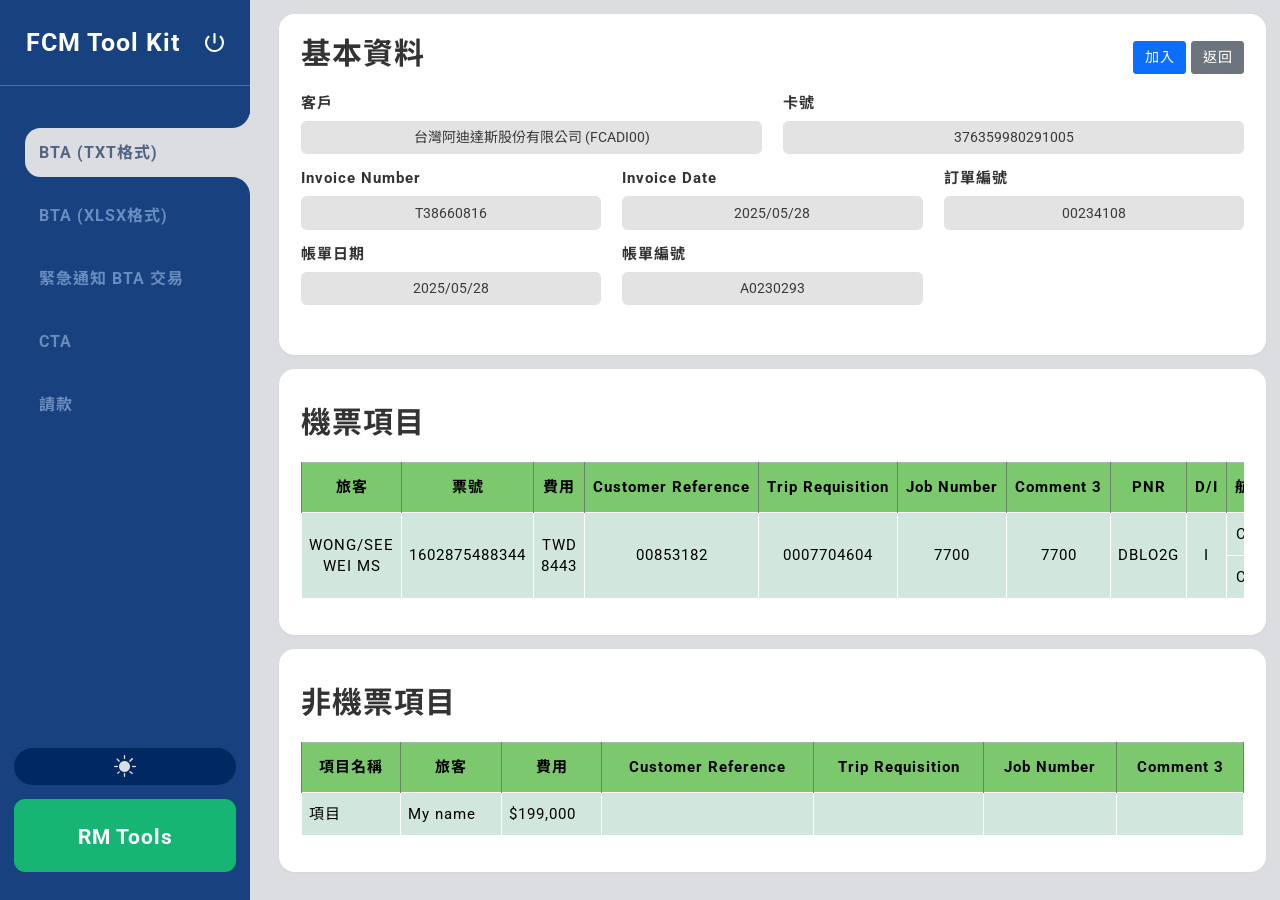
<file: detail.html>
<!DOCTYPE html>
<html lang="zh-tw">
<head>
    <meta charset="utf-8">
    <meta name="viewport" content="width=device-width, initial-scale=1.0">
    <title>FCM Tool Kit - 首頁</title>
    <link rel="stylesheet" href="./bootstrap/css/bootstrap.min.css">
    <link rel="stylesheet" href="./css/main.css">
    <link rel="stylesheet" href="./css/main_dark.css">
    <link rel="stylesheet" href="./css/bta.css">
    <link rel="stylesheet" href="./css/loadingModal.css">
    <link href="https://fonts.googleapis.com/icon?family=Material+Icons" rel="stylesheet" crossorigin="anonymous">
    <link href="https://fonts.googleapis.com/css2?family=Material+Symbols+Outlined" rel="stylesheet" />
    <link href="https://fonts.googleapis.com/css?family=Noto+Sans+TC|Roboto&amp;display=swap" rel="stylesheet" crossorigin="anonymous">
    <link rel="stylesheet" href="https://cdn.jsdelivr.net/npm/bootstrap-icons@1.11.3/font/bootstrap-icons.min.css">

</head>
<body>
    <header>
        <div class="container-fluid no_padding h-100">
            <nav class="nav_block h-100">
                <div class="block_top">
                    <div class="h3">FCM Tool Kit</div>
                    <a class="icon_item icon_md icon_logout"  href="./login.html"></a>
                </div>
                <div class="block_content">
                    <ul class="nav nav-tabs tab_style1" role="tablist">
                    </ul>
                    <div class="tab-content">
                        <div class="tab-pane fade show active" role="tabpanel">
                            <ul class="nav flex-column">
                                <li class="nav-item">
                                    <a class="nav-link active" href="./amex.html">BTA (TXT格式)</a>
                                </li>
                                <li class="nav-item">
                                    <a class="nav-link " href="./bta.html">BTA (XLSX格式)</a>
                                </li>
                                <li class="nav-item">
                                    <a class="nav-link " href="./urgentnotify.html">緊急通知 BTA 交易</a>
                                </li>
                                <li class="nav-item">
                                    <a class="nav-link " href="./cta.html">CTA</a>
                                </li>
                                <li class="nav-item">
                                    <a class="nav-link " href="./billingstatement.html">請款</a>
                                </li>
                            </ul>
                        </div>
                    </div>
                </div>
                <div class="headerfoot">
                    <button id="theme-toggle" class="mb-3"><i class="bi bi-brightness-high-fill"></i></button>
                    <a href="./rmtool.html"><span>RM Tools</span></a>
                </div>
            </nav>
        </div>
    </header>
    <!--電燈開關-->
    <script>
    (function() {
        const toggleBtn   = document.getElementById('theme-toggle');
        const rootEl      = document.documentElement;
        const storageKey  = 'theme-preference';

        // 1. 初始化：读取 localStorage 或默认 data-theme
        const currentTheme = localStorage.getItem(storageKey)
                                || rootEl.getAttribute('data-theme')
                                || 'light';
        rootEl.setAttribute('data-theme', currentTheme);

        // 2. 点击切换：只切换 data-theme 并写回 localStorage
        toggleBtn.addEventListener('click', () => {
            const newTheme = rootEl.getAttribute('data-theme') === 'dark' ? 'light' : 'dark';
            rootEl.setAttribute('data-theme', newTheme);
            localStorage.setItem(storageKey, newTheme);
        });
    })();
    </script>
<div class="content">
    <form id="btaItemForm" method="post" action="/AMEX/Add">
        <div class="container-fluid no_padding">
            <div class="info_block right_area_block">
                <div class="blcok_content p-4 mb-3">
                    <div class="row mb-3 justify-content-between align-items-center">
                        <div class="col-auto">
                            <h2>基本資料</h2>
                        </div>
                        <div class="col-auto">
                            <div class="btn btn-primary" onclick="add()">加入</div>
                            <div class="btn btn-secondary" onclick="back()">返回</div>
                        </div>
                    </div>
                    <div class="row my-3">
                        <div class="col-md-6 col-12">
                            <div class="fill_item">
                                <label class="item_title">客戶</label>
                                <div class="item_content">
                                    <input type="text" placeholder="客戶" class="form-control text-center" readonly="" value="台灣阿迪達斯股份有限公司 (FCADI00)">
                                </div>
                            </div>
                        </div>
                        <div class="col-md-6 col-12">
                            <div class="fill_item">
                                <label class="item_title">卡號</label>
                                <div class="item_content">
                                    <input type="text" placeholder="卡號" class="form-control text-center" readonly="" value="376359980291005">
                                </div>
                            </div>
                        </div>
                    </div>

                    <div class="row my-3">
                        <div class="col-6 col-md-4 mb-3">
                            <div class="fill_item">
                                <label class="item_title">Invoice Number</label>
                                <div class="item_content">
                                    <input type="text" placeholder="Invoice Number" class="form-control text-center" readonly="" value="T38660816">
                                </div>
                            </div>
                        </div>
                        <div class="col-6 col-md-4 mb-3">
                            <div class="fill_item">
                                <label class="item_title">Invoice Date</label>
                                <div class="item_content">
                                    <input type="text" placeholder="Invoice Date" class="form-control text-center" readonly="" value="2025/05/28">
                                </div>
                            </div>
                        </div>
                        <div class="col-6 col-md-4 mb-3">
                            <div class="fill_item">
                                <label class="item_title">訂單編號</label>
                                <div class="item_content">
                                    <input type="text" placeholder="訂單編號" class="form-control text-center" readonly="" value="00234108">
                                </div>
                            </div>
                        </div>
                        <div class="col-6 col-md-4 mb-3">
                            <div class="fill_item">
                                <label class="item_title">帳單日期</label>
                                <div class="item_content">
                                    <input type="text" placeholder="帳單日期" class="form-control text-center" readonly="" value="2025/05/28">
                                </div>
                            </div>
                        </div>
                        <div class="col-6 col-md-4 mb-3">
                            <div class="fill_item">
                                <label class="item_title" for="AORDNo">帳單編號</label>
                                <div class="item_content">
                                    <input type="text" placeholder="帳單編號" class="form-control text-center" readonly="" id="AORDNo" name="AORDNo" value="A0230293">
                                </div>
                            </div>
                        </div>
                    </div>
                </div>
                <!---機票項目--->
                <div class="blcok_content p-4 mb-3">
                    <div class="row my-3">
                        <div class="col-12">
                            <h2>機票項目</h2>
                        </div>
                    </div>
                    <div class="list_table table-responsive-md w-100" style="overflow: auto;">
                        <table class="table align-middle table-success table-bordered green_table">
                            <thead>
                                <tr class="text-center align-middle">
                                    <th>旅客</th>
                                    <th>票號</th>
                                    <th>費用</th>
                                    <th>Customer Reference</th>
                                    <th>Trip Requisition</th>
                                    <th>Job Number</th>
                                    <th>Comment 3</th>
                                    <th>PNR</th>
                                    <th>D/I</th>
                                    <th>航班號碼</th>
                                    <th>出發日期</th>
                                    <th>航段</th>
                                    <th>艙等</th>
                                </tr>
                            </thead>
                            <tbody>
                                <tr class="text-center align-middle">
                                    <td rowspan="2">WONG/SEE WEI MS</td>
                                    <td rowspan="2">1602875488344</td>
                                    <td rowspan="2">TWD 8443</td>
                                    <td rowspan="2">00853182</td>
                                    <td rowspan="2">0007704604</td>
                                    <td rowspan="2">7700</td>
                                    <td rowspan="2">7700</td>
                                    <td rowspan="2">DBLO2G</td>
                                    <td rowspan="2">I</td>
                                    <td>CX 0421</td>
                                    <td>2025/06/02</td>
                                    <td>TPE/HKG</td>
                                    <td>Q</td>
                                </tr>
                                <tr class="text-center align-middle">
                                    <td>CX 0464</td>
                                    <td>2025/06/07</td>
                                    <td>HKG/TPE</td>
                                    <td>N</td>
                                </tr>
                            </tbody>
                        </table>
                    </div>
                </div>
                <!---非機票項目--->
                <div class="blcok_content p-4 mb-3">
                    <div class="row my-3">
                        <div class="col-12">
                            <h2>非機票項目</h2>
                        </div>
                    </div>
                    <div class="list_table table-responsive-md">
                        <table class="table align-middle table-success table-bordered green_table">
                            <thead>
                                <tr class="text-center align-middle">
                                    <th>項目名稱</th>
                                    <th>旅客</th>
                                    <th>費用</th>
                                    <th>Customer Reference</th>
                                    <th>Trip Requisition</th>
                                    <th>Job Number</th>
                                    <th>Comment 3</th>
                                </tr>
                            </thead>
                            <tbody>
                                <tr>
                                    <td>項目</td>
                                    <td>My name</td>
                                    <td>$199,000</td>
                                    <td></td>
                                    <td></td>
                                    <td></td>
                                    <td></td>
                                </tr>
                            </tbody>
                        </table>
                    </div>
                </div>
            </div>
        </div>
    <input name="__RequestVerificationToken" type="hidden" value="CfDJ8BdsNEBJDEhEsGF1T06UsdZbqlV4-TuPv7CW1ZIrSnJLsHKkyGPwVpbGyE99XzQb5unDR2bLEVe1aZZqZlCHvvlLfK-uF1MvQ4Nh5o83ZtFegQDHH6XOhcHCoO0_PssrBbBxfpxrRgswGkJxsVqfqL8"></form>
</div>


    <div class="modal alert_modal fade" id="AlertModal" alert-type="" tabindex="-1" role="dialog" aria-labelledby="myModalLabel" aria-hidden="true" data-backdrop="static" data-keyboard="false">
        <div class="modal-dialog">
            <div class="modal-content">
                <div class="modal-header">
                    <button type="button" class="close" data-dismiss="modal" aria-hidden="true">×</button>
                </div>
                <div class="modal-body">
                    <h4 class="semi-bold message_content"></h4>
                    <h5 class="semi-bold message_sub_content"></h5>
                </div>
                <div class="modal-footer">
                    <button type="button" class="btn btn_ok" data-dismiss="modal">確定</button>
                    <button type="button" class="btn btn_cxl" data-dismiss="modal">取消</button>
                    <button type="button" class="btn btn_other" data-dismiss="modal">其他</button>
                </div>
            </div>
        </div>
    </div>
    <div class="modal fade loading_modal" id="loadingModal" tabindex="-1" role="dialog" aria-hidden="true" data-backdrop="static" data-keyboard="false">
        <div class="modal-dialog" role="document">
            <div class="modal-content">
                <div class="modal-body">
                    <div class="loading_group">
                        <span class="circle circle-1"></span>
                        <span class="circle circle-2"></span>
                        <span class="circle circle-3"></span>
                        <span class="circle circle-4"></span>
                        <span class="circle circle-5"></span>
                        <span class="circle circle-6"></span>
                    </div>
                </div>
            </div>
        </div>
    </div>
    <script src="./jquery/jquery.min.js?v=zp0HUArZHsK1JMJwdk7EyaM-eDINjTdOxADt5Ij2JRs"></script>
    <script src="./bootstrap/js/bootstrap.bundle.min.js?v=6zfk2L8R3wCgRbZzpkEi7UYC2bc6fYGIgFfNeqyOWnQ"></script>
    <script>
        $(document).ready(function () {
            var tooltipTriggerList = [].slice.call(document.querySelectorAll('[data-bs-toggle="tooltip"]'));
            tooltipTriggerList.map(function (tooltipTriggerElement) {
                return new bootstrap.Tooltip(tooltipTriggerElement);
            });
        });
    </script>
    <script src="./jqueryui/jquery-ui.js" asp-append-version="true"></script>
    <script src="./vue/vue.global.prod.min.js" asp-append-version="true"></script>
    <script src="./axios/axios.js" asp-append-version="true"></script>
</body>
</html>
</file>
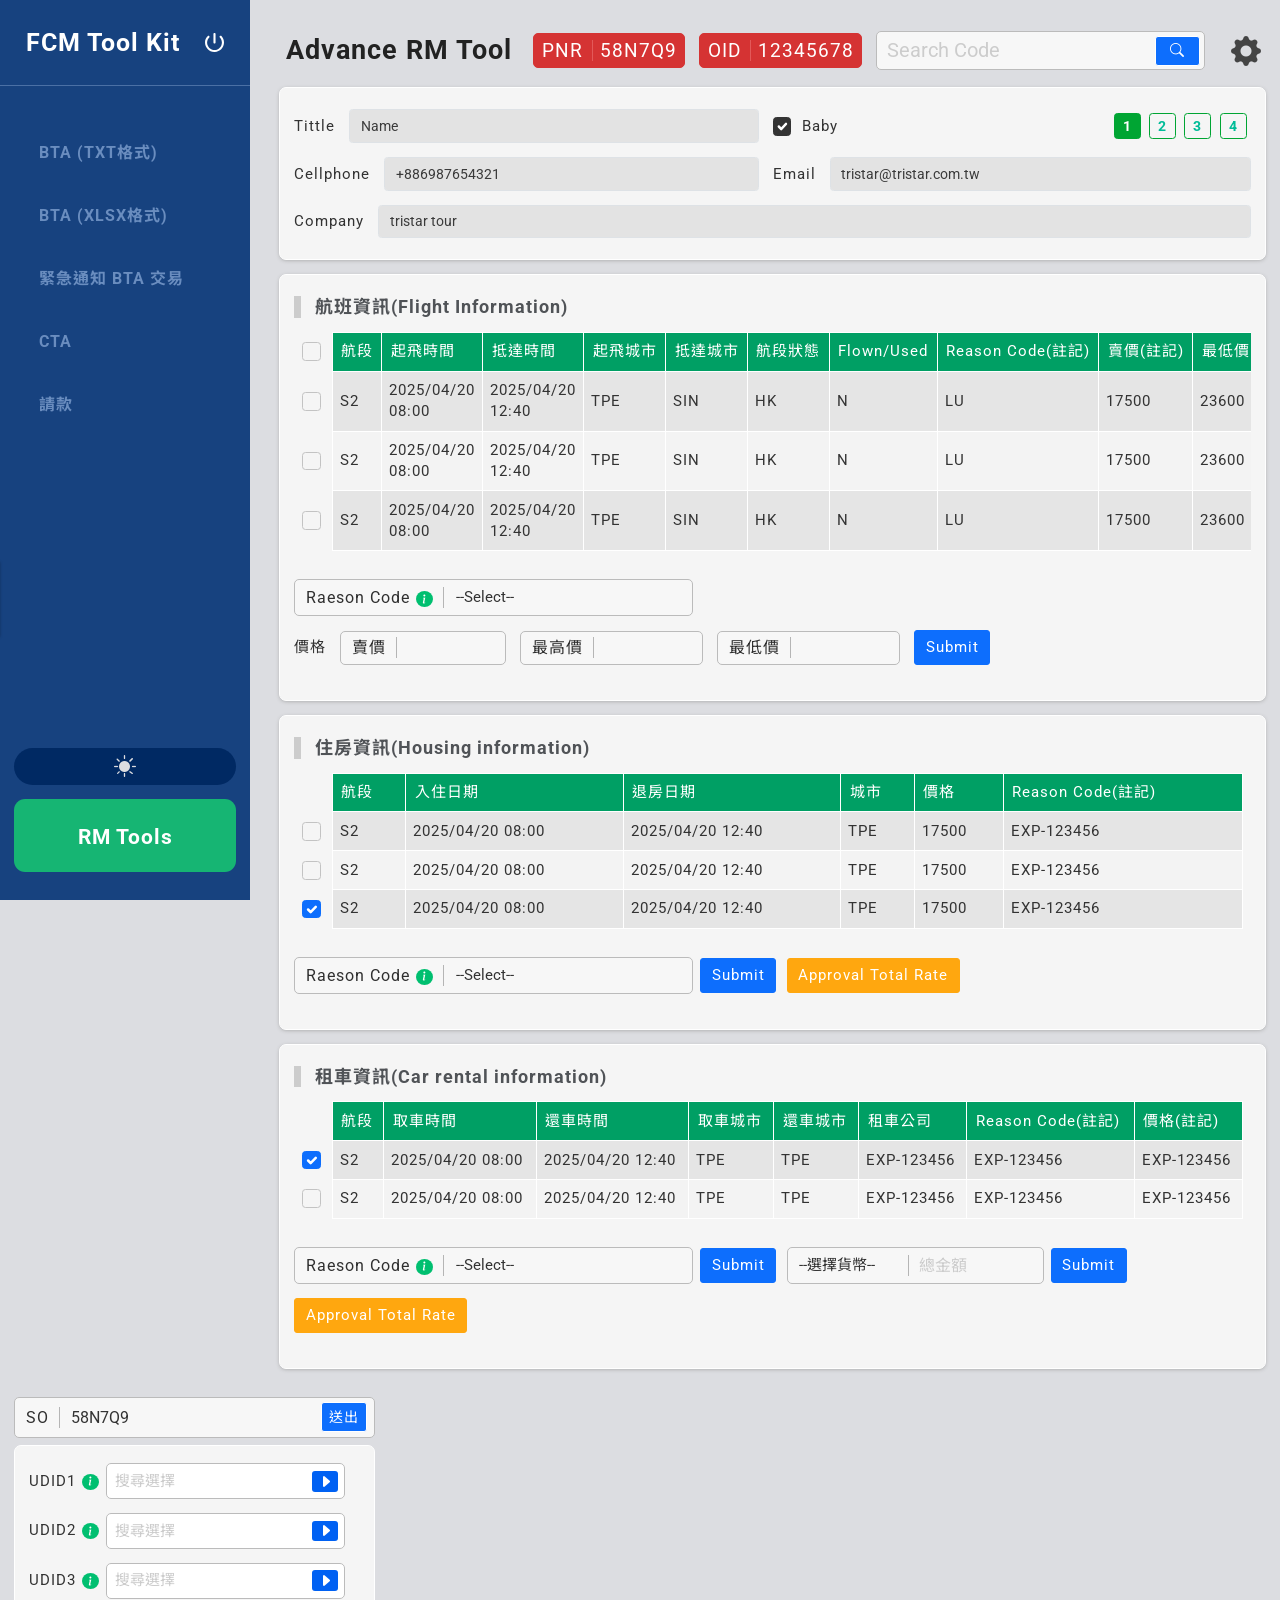
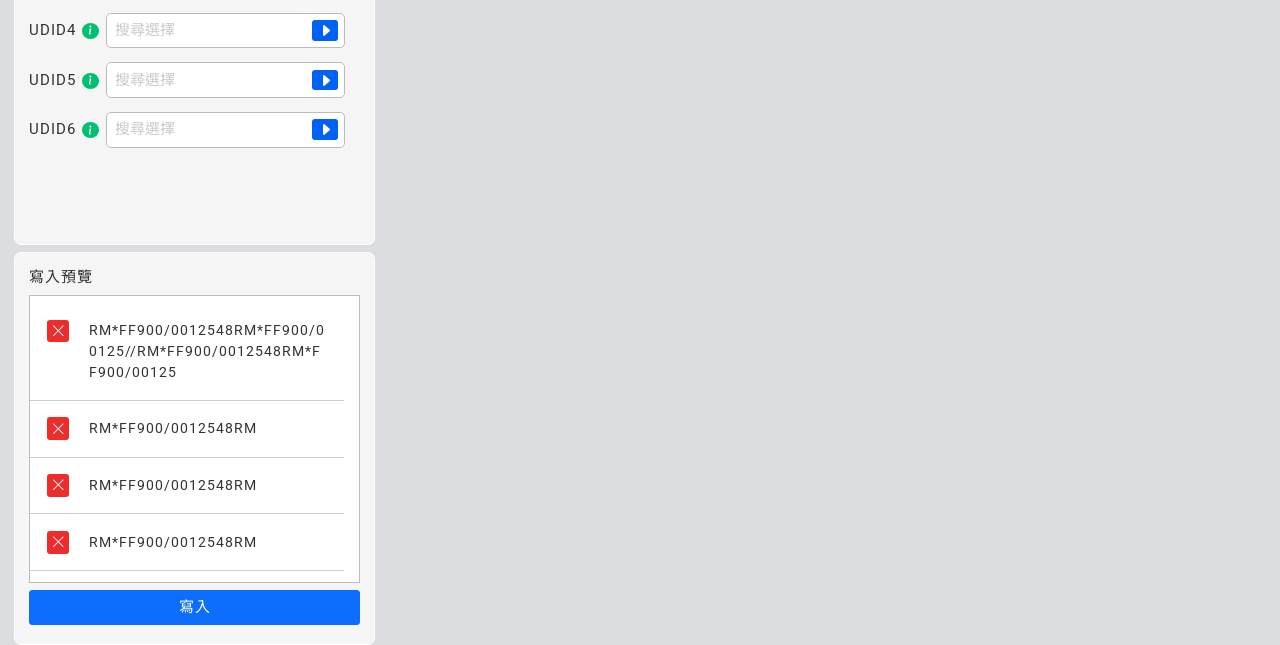
<file: rmtool - 複製.html>
<!DOCTYPE html>
<html lang="zh-tw">

<head>
    <meta charset="utf-8">
    <meta name="viewport" content="width=device-width, initial-scale=1.0">
    <title>FCM Tool Kit - 首頁</title>
    <link rel="stylesheet" href="./bootstrap/css/bootstrap.min.css?v=sKIQRfQriISuQ9l_44b1zHfQniGXJhGonVtB2LlSuIs">
    <link rel="stylesheet" href="./css/main.css?v=BggizeEmffVW1aO9F9cEkQ5X2MnQUe38xWPVWomZDKo">
    <link rel="stylesheet" href="./css/bta.css?v=sKIQRfQriISuQ9l_44b1zHfQniGXJhGonVtB2LlSuIs">
    <link rel="stylesheet" href="./css/pnrtool.css">
    <link rel="stylesheet" href="./css/pnrtool_dark.css">
    <link rel="stylesheet" href="./css/loadingModal.css?v=qfzycXcwBGKyowZpxEwHGJcUPyw_f0szXZpiW5I-8mk">
    <link href="https://fonts.googleapis.com/icon?family=Material+Icons" rel="stylesheet" crossorigin="anonymous">
    <link href="https://fonts.googleapis.com/css2?family=Material+Symbols+Outlined" rel="stylesheet" />
    <link href="https://fonts.googleapis.com/css?family=Noto+Sans+TC|Roboto&amp;display=swap" rel="stylesheet" crossorigin="anonymous">
    <link rel="stylesheet" href="https://cdn.jsdelivr.net/npm/bootstrap-icons@1.11.3/font/bootstrap-icons.min.css">

</head>

<body>
    <header>
        <div class="container-fluid no_padding h-100">
            <nav class="nav_block h-100">
                <div class="block_top">
                    <div class="h3"><a href="./index.html" style="color: #fff;">FCM Tool Kit</a></div>
                    <a class="icon_item icon_md icon_logout"  href="./login.html"></a>
                </div>
                <div class="block_content">
                    <ul class="nav nav-tabs tab_style1" role="tablist">
                    </ul>
                    <div class="tab-content">
                        <div class="tab-pane fade show active" role="tabpanel">
                            <ul class="nav flex-column">
                                <li class="nav-item">
                                    <a class="nav-link " href="./amex.html">BTA (TXT格式)</a>
                                </li>
                                <li class="nav-item">
                                    <a class="nav-link " href="./bta.html">BTA (XLSX格式)</a>
                                </li>
                                <li class="nav-item">
                                    <a class="nav-link " href="./urgentnotify.html">緊急通知 BTA 交易</a>
                                </li>
                                <li class="nav-item">
                                    <a class="nav-link" href="./cta.html">CTA</a>
                                </li>
                                <li class="nav-item">
                                    <a class="nav-link " href="./billingstatement.html">請款</a>
                                </li>
                            </ul>
                        </div>
                    </div>
                </div>
                <div class="headerfoot">
                    <button id="theme-toggle" class="mb-3"><i class="bi bi-brightness-high-fill"></i></button>
                    <a href="./rmtool.html"><span>RM Tools</span></a>
                </div>
            </nav>
        </div>
    </header>
    <!--電燈開關-->
    <script>
    (function() {
        const toggleBtn   = document.getElementById('theme-toggle');
        const rootEl      = document.documentElement;
        const storageKey  = 'theme-preference';

        // 1. 初始化：读取 localStorage 或默认 data-theme
        const currentTheme = localStorage.getItem(storageKey)
                                || rootEl.getAttribute('data-theme')
                                || 'light';
        rootEl.setAttribute('data-theme', currentTheme);

        // 2. 点击切换：只切换 data-theme 并写回 localStorage
        toggleBtn.addEventListener('click', () => {
            const newTheme = rootEl.getAttribute('data-theme') === 'dark' ? 'light' : 'dark';
            rootEl.setAttribute('data-theme', newTheme);
            localStorage.setItem(storageKey, newTheme);
        });
    })();
    </script>


    <div class="content">
        <div class="container-fluid no_padding">
            <div class="info_block right_area_block">
                <!--top-->
                <div class="d-flex align-items-center justify-content-between my-3">
                    <div class="d-flex align-items-center">
                    <div class="mx-2 RMtool_Title" style="font-size: 27px;">Advance RM Tool</div>
                      <div class="input-mixname-style3 ms-3">
                        <span>PNR</span>
                        <p>58N7Q9</p>
                      </div>

                      <div class="input-mixname-style3 ms-3">
                        <span>OID</span>
                        <p>12345678</p>
                      </div>

                      <div class="input-mixname ms-3" style="font-size: 20px;">
                        <input type="text" placeholder="Search Code">
                        <button class="px-3 py-1 m-1 btn btn-primary"><i class="bi bi-search"></i></button>
                      </div>
                    </div>
                    <div class="d-flex align-items-center">
                        
                        <button type="button" class="btn-gray mx-2 px-2" style="width: 68px;height: 45px;font-size: 30px;" onclick="location.href='./rmtool-companyInfo.html'">
                        <i class="bi bi-gear-fill"></i>
                        </button>
                    </div>
                </div>
                <div id="tooltip" class="tooltip"></div>
                
                <!--主體-->
                <div class="mx-auto container-fluid px-0">
                    <div class="row mx-0">
                        <!--Left container-->
                        <div class="col px-0">
                            <section class="container--bk mb-3 py-4 px-3 rounded-3">
                                <div class="row mx-0 mb-3">
                                <div class="col-6 ps-0 pe-3 d-flex align-items-center">
                                    <span class="col-auto me-3">Tittle</span>
                                    <span class="col">
                                        <input type="text" class="input-BKstyle" placeholder="title name" value="Name" readonly>
                                    </span>
                                </div>
                                <div class="col-6 d-flex align-items-center justify-content-between px-0">
                                    <div class="d-flex align-items-center">
                                    <input class="checkbox-s1" type="checkbox" id="checkbox-babybtn" disabled checked>
                                    <label class="checkbox-s1-label" for="checkbox-babybtn"></label>

                                    <spna>Baby</spna>
                                    </div>

                                    <div class="d-flex align-items-center">
                                    <input type="radio" class="btn-check" name="user-group-number" id="user-group-1" checked/>
                                    <label class="radio-GREENstyle" for="user-group-1">1</label>
                        
                                    <input type="radio" class="btn-check" name="user-group-number" id="user-group-2">
                                    <label class="radio-GREENstyle" for="user-group-2">2</label>

                                    <input type="radio" class="btn-check" name="user-group-number" id="user-group-3">
                                    <label class="radio-GREENstyle" for="user-group-3">3</label>

                                    <input type="radio" class="btn-check" name="user-group-number" id="user-group-4">
                                    <label class="radio-GREENstyle" for="user-group-4">4</label>
                                    </div>
                                </div>
                                </div>
                                <div class="row mx-0">
                                <div class="col-6 ps-0 pe-3 mb-3 d-flex align-items-center">
                                    <span class="col-auto me-3">Cellphone</span>
                                    <span class="col"><input type="text" class="input-BKstyle" value="+886987654321" readonly/></span>
                                </div>
                                <div class="col-6 px-0 mb-3 d-flex align-items-center">
                                    <span class="col-auto me-3">Email</span>
                                    <span class="col"><input type="text" class="input-BKstyle" value="tristar@tristar.com.tw" readonly/></span>
                                </div>
                                <div class="col-12 px-0 d-flex align-items-center">
                                    <span class="col-auto me-3">Company</span>
                                    <span class="col"><input type="text" class="input-BKstyle" value="tristar tour" readonly></span>
                                </div>
                                </div>
                            </section>

                            <!--航班資訊-->
                            <section class="container--bk mb-3 py-4 px-3 rounded-3">
                                <h3 class="fw-bold mb-3 ps-3">航班資訊(Flight Information)</h3>
                                <div class="scrollstyle mb-3" style="min-width: 100%;">
                                <table class="table-Nstyle">
                                    <thead>
                                    <tr>
                                        <th width="1%">
                                        <div class="d-flex align-items-center">
                                            <input class="checkbox-s1" type="checkbox" id="FlightInfo-all">
                                            <label class="checkbox-s1-label" for="FlightInfo-all"></label>
                                        </div>
                                        </th>
                                        <th>航段</th>
                                        <th>起飛時間</th>
                                        <th>抵達時間</th>
                                        <th>起飛城市</th>
                                        <th>抵達城市</th>
                                        <th>航段狀態</th>
                                        <th>Flown/Used</th>
                                        <th>Reason Code(註記)</th>
                                        <th>賣價(註記)</th>
                                        <th>最低價(註記)</th>
                                        <th>最高價(註記)</th>
                                    </tr>
                                    </thead>
                                    <tbody>
                                    <tr>
                                        <td>
                                        <div class="d-flex align-items-center">
                                            <input class="checkbox-s1" type="checkbox" id="FlightInfo-item1">
                                            <label class="checkbox-s1-label" for="FlightInfo-item1"></label>
                                        </div>
                                        </td>
                                        <td>S2</td>
                                        <td>2025/04/20 08:00</td>
                                        <td>2025/04/20 12:40</td>
                                        <td>TPE</td>
                                        <td>SIN</td>
                                        <td>HK</td>
                                        <td>N</td>
                                        <td>LU</td>
                                        <td>17500</td>
                                        <td>23600</td>
                                        <td>17500</td>
                                    </tr>
                                    <tr>
                                        <td>
                                        <div class="d-flex align-items-center">
                                            <input class="checkbox-s1" type="checkbox" id="FlightInfo-item2">
                                            <label class="checkbox-s1-label" for="FlightInfo-item2"></label>
                                        </div>
                                        </td>
                                        <td>S2</td>
                                        <td>2025/04/20 08:00</td>
                                        <td>2025/04/20 12:40</td>
                                        <td>TPE</td>
                                        <td>SIN</td>
                                        <td>HK</td>
                                        <td>N</td>
                                        <td>LU</td>
                                        <td>17500</td>
                                        <td>23600</td>
                                        <td>17500</td>
                                    </tr>
                                    <tr>
                                        <td>
                                        <div class="d-flex align-items-center">
                                            <input class="checkbox-s1" type="checkbox" id="FlightInfo-item3">
                                            <label class="checkbox-s1-label" for="FlightInfo-item3"></label>
                                        </div>
                                        </td>
                                        <td>S2</td>
                                        <td>2025/04/20 08:00</td>
                                        <td>2025/04/20 12:40</td>
                                        <td>TPE</td>
                                        <td>SIN</td>
                                        <td>HK</td>
                                        <td>N</td>
                                        <td>LU</td>
                                        <td>17500</td>
                                        <td>23600</td>
                                        <td>17500</td>
                                    </tr>
                                    </tbody>
                                </table>
                                </div>

                                <div class="row mx-0" style="min-width: 100%;">
                                <div class="col-12 ps-0 pe-3 mb-3 d-flex align-items-center">
                                    <div class="input-mixname">
                                    <span class="info-mark" data-tooltip="Raeson Code的說明文字">Raeson Code<span><i class="bi bi-info-lg"></i></span></span>
                                    <select style="width: 248px;">
                                        <option selected>--Select--</option>
                                        <option value="1">One</option>
                                        <option value="2">Two</option>
                                        <option value="3">Three</option>
                                    </select>
                                    </div>
                                </div>
                                <div class="col-auto ps-0 pe-3 mb-3 d-flex align-items-center">價格</div>
                                <div class="col-auto ps-0 pe-3 mb-3 d-flex align-items-center">
                                    <div class="input-mixname">
                                    <span>賣價</span>
                                    <input type="text" value="" style="width: 108px;">
                                    </div>
                                </div>
                                <div class="col-auto ps-0 pe-3 mb-3 d-flex align-items-center">
                                    <div class="input-mixname">
                                    <span>最高價</span>
                                    <input type="text" value="" style="width: 108px;">
                                    </div>
                                </div>
                                <div class="col-auto ps-0 pe-3 mb-3 d-flex align-items-center">
                                    <div class="input-mixname">
                                    <span>最低價</span>
                                    <input type="text" value="" style="width: 108px;">
                                    </div>
                                </div>
                                <div class="col-auto px-0 mb-3 d-flex align-items-center">
                                    <button class="btn btn-primary shadow-none" style="font-size: 15px;">Submit</button>
                                </div>

                                </div>
                            </section>

                            <!--住房資訊-->
                            <section class="container--bk mb-3 py-4 px-3 rounded-3">
                                <h3 class="fw-bold mb-3 ps-3">住房資訊(Housing information)</h3>
                                <div class="scrollstyle mb-3" style="min-width: 100%;">
                                <table class="table-Nstyle">
                                    <thead>
                                    <tr>
                                        <th width="1%"></th>
                                        <th>航段</th>
                                        <th>入住日期</th>
                                        <th>退房日期</th>
                                        <th>城市</th>
                                        <th>價格</th>
                                        <th>Reason Code(註記)</th>
                                    </tr>
                                    </thead>
                                    <tbody>
                                    <tr>
                                        <td>
                                        <div class="d-flex align-items-center">
                                            <input class="checkbox-s1" type="radio" name="HousingInfo" id="HousingRadio-item1" checked>
                                            <label class="checkbox-s1-label" for="HousingRadio-item1"></label>
                                        </div>
                                        </td>
                                        <td>S2</td>
                                        <td>2025/04/20 08:00</td>
                                        <td>2025/04/20 12:40</td>
                                        <td>TPE</td>
                                        <td>17500</td>
                                        <td>EXP-123456</td>
                                    </tr>
                                    <tr>
                                        <td>
                                        <div class="d-flex align-items-center">
                                            <input class="checkbox-s1" type="radio" name="HousingInfo" id="HousingRadio-item2" checked>
                                            <label class="checkbox-s1-label" for="HousingRadio-item2"></label>
                                        </div>
                                        </td>
                                        <td>S2</td>
                                        <td>2025/04/20 08:00</td>
                                        <td>2025/04/20 12:40</td>
                                        <td>TPE</td>
                                        <td>17500</td>
                                        <td>EXP-123456</td>
                                    </tr>
                                    <tr>
                                        <td>
                                        <div class="d-flex align-items-center">
                                            <input class="checkbox-s1" type="radio" name="HousingInfo" id="HousingRadio-item3" checked>
                                            <label class="checkbox-s1-label" for="HousingRadio-item3"></label>
                                        </div>
                                        </td>
                                        <td>S2</td>
                                        <td>2025/04/20 08:00</td>
                                        <td>2025/04/20 12:40</td>
                                        <td>TPE</td>
                                        <td>17500</td>
                                        <td>EXP-123456</td>
                                    </tr>
                                    </tbody>
                                </table>
                                </div>
                                <div class="row mx-0" style="min-width: 100%;">
                                <div class="col-auto ps-0 mb-3 d-flex align-items-center">
                                    <div class="input-mixname">
                                    <span class="info-mark" data-tooltip="Raeson Code的說明文字">Raeson Code<span><i class="bi bi-info-lg"></i></span></span>
                                    <select style="width: 248px;">
                                        <option selected>--Select--</option>
                                        <option value="1">One</option>
                                        <option value="2">Two</option>
                                        <option value="3">Three</option>
                                    </select>
                                    </div>

                                    <button class="btn btn-primary shadow-none ms-2" style="font-size: 15px;">Submit</button>
                                </div>
                                <div class="col-auto px-0 mb-3 d-flex align-items-center">
                                    <button class="btn btn-yellow shadow-none" style="font-size: 15px;">Approval Total Rate</button>
                                </div>
                                </div>
                            </section>

                            <!--租車資訊-->
                            <section class="container--bk mb-3 py-4 px-3 rounded-3">
                                <h3 class="fw-bold mb-3 ps-3">租車資訊(Car rental information)</h3>
                                <div class="scrollstyle mb-3" style="min-width: 100%;">
                                <table class="table-Nstyle">
                                    <thead>
                                    <tr>
                                        <th width="1%"></th>
                                        <th>航段</th>
                                        <th>取車時間</th>
                                        <th>還車時間</th>
                                        <th>取車城市</th>
                                        <th>還車城市</th>
                                        <th>租車公司</th>
                                        <th>Reason Code(註記)</th>
                                        <th>價格(註記)</th>
                                    </tr>
                                    </thead>
                                    <tbody>
                                    <tr>
                                        <td>
                                        <div class="d-flex align-items-center">
                                            <input class="checkbox-s1" type="radio" name="CarRentalInfo" id="CarRentalRadio-item1" checked>
                                            <label class="checkbox-s1-label" for="CarRentalRadio-item1"></label>
                                        </div>
                                        </td>
                                        <td>S2</td>
                                        <td>2025/04/20 08:00</td>
                                        <td>2025/04/20 12:40</td>
                                        <td>TPE</td>
                                        <td>TPE</td>
                                        <td>EXP-123456</td>
                                        <td>EXP-123456</td>
                                        <td>EXP-123456</td>
                                    </tr>
                                    <tr>
                                        <td>
                                        <div class="d-flex align-items-center">
                                            <input class="checkbox-s1" type="radio" name="CarRentalInfo" id="CarRentalRadio-item2">
                                            <label class="checkbox-s1-label" for="CarRentalRadio-item2"></label>
                                        </div>
                                        </td>
                                        <td>S2</td>
                                        <td>2025/04/20 08:00</td>
                                        <td>2025/04/20 12:40</td>
                                        <td>TPE</td>
                                        <td>TPE</td>
                                        <td>EXP-123456</td>
                                        <td>EXP-123456</td>
                                        <td>EXP-123456</td>
                                    </tr>
                                    </tbody>
                                </table>
                                </div>
                                <div class="row mx-0" style="min-width: 100%;">
                                <div class="col-auto ps-0 mb-3 d-flex align-items-center">
                                    <div class="input-mixname">
                                    <span class="info-mark" data-tooltip="Raeson Code的說明文字">Raeson Code<span><i class="bi bi-info-lg"></i></span></span>
                                    <select style="width: 248px;">
                                        <option selected>--Select--</option>
                                        <option value="1">One</option>
                                        <option value="2">Two</option>
                                        <option value="3">Three</option>
                                    </select>
                                    </div>

                                    <button class="btn btn-primary shadow-none ms-2" style="font-size: 15px;">Submit</button>
                                </div>
                                <div class="col-auto px-0 pe-3 mb-3 d-flex align-items-center">
                                    <div class="input-mixname" >
                                    <select style="width: 120px;">
                                        <option selected>--選擇貨幣--</option>
                                        <option value="1">$NT</option>
                                        <option value="2">$USD</option>
                                        <option value="3">$EUR</option>
                                    </select>
                                    <input type="text" value="" placeholder="總金額" style="width: 135px;border-left: 1px solid #b5b5b5;">
                                    </div>
                                    
                                    <button class="btn btn-primary shadow-none ms-2" style="font-size: 15px;">Submit</button>
                                </div>
                                <div class="col-auto px-0 mb-3 d-flex align-items-center">
                                    <button class="btn btn-yellow shadow-none" style="font-size: 15px;">Approval Total Rate</button>
                                </div>
                                </div>
                            </section>
                        </div>
                        
                    </div>
                </div>
            </div>
            <!--Right container-->
            <div id="pnrtool-right-container">
                <div id="toggleBTN-right-container">
                    <span>
                    <i class="bi bi-caret-left-fill"></i>
                    </span>
                </div>
                <div class="input-mixname mb-2 py-1 pe-2">
                    <span style="flex: auto 0 0;">SO</span>
                    <input type="text" style="flex: 1 0 0;" value="58N7Q9">
                    <button class="btn btn-primary shadow-none py-1 px-2" style="font-size: 14px;flex: auto 0 0;">送出</button>
                </div>
                <div class="resize-container">
                    <section class="panel top-panel container--bk p-3 rounded-3 shadow-none">
                    <div class="scrollstyle pe-2" style="height: 100%;">
                        <div class="d-flex align-items-center row mx-0 mt-1 mb-3">
                        <div class="col-auto px-0 me-2 info-mark" data-tooltip="這是 UDID1 的說明文字">
                            UDID1<span><i class="bi bi-info-lg"></i></span>
                        </div>
                        <div class="input-mixname-style2 inputList col p-0">
                            <input type="text" placeholder="搜尋選擇" data-inputlist="UDID1" value="">
                            <button><i class="bi bi-caret-right-fill"></i></button>
                        </div>
                        </div>
                        <div class="d-flex align-items-center row mx-0 mt-1 mb-3">
                        <div class="col-auto px-0 me-2 info-mark" data-tooltip="這是 UDID2 的說明文字">
                            UDID2<span><i class="bi bi-info-lg"></i></span>
                        </div>
                        <div class="input-mixname-style2 inputList col p-0">
                            <input type="text" placeholder="搜尋選擇" data-inputlist="UDID2" value="">
                            <button><i class="bi bi-caret-right-fill"></i></button>
                        </div>
                        </div>
                        <div class="d-flex align-items-center row mx-0 mt-1 mb-3">
                        <div class="col-auto px-0 me-2 info-mark" data-tooltip="這是 UDID3 的說明文字">
                            UDID3<span><i class="bi bi-info-lg"></i></span>
                        </div>
                        <div class="input-mixname-style2 inputList col p-0">
                            <input type="text" placeholder="搜尋選擇" data-inputlist="UDID3" value="">
                            <button><i class="bi bi-caret-right-fill"></i></button>
                        </div>
                        </div>
                        <div class="d-flex align-items-center row mx-0 mt-1 mb-3">
                        <div class="col-auto px-0 me-2 info-mark" data-tooltip="這是 UDID4 的說明文字">
                            UDID4<span><i class="bi bi-info-lg"></i></span>
                        </div>
                        <div class="input-mixname-style2 inputList col p-0">
                            <input type="text" placeholder="搜尋選擇" data-inputlist="UDID4" value="">
                            <button><i class="bi bi-caret-right-fill"></i></button>
                        </div>
                        </div>
                        <div class="d-flex align-items-center row mx-0 mt-1 mb-3">
                        <div class="col-auto px-0 me-2 info-mark" data-tooltip="這是 UDID5 的說明文字">
                            UDID5<span><i class="bi bi-info-lg"></i></span>
                        </div>
                        <div class="input-mixname-style2 inputList col p-0">
                            <input type="text" placeholder="搜尋選擇" data-inputlist="UDID5" value="">
                            <button><i class="bi bi-caret-right-fill"></i></button>
                        </div>
                        </div>
                        <div class="d-flex align-items-center row mx-0 mt-1 mb-3">
                        <div class="col-auto px-0 me-2 info-mark" data-tooltip="這是 UDID6 的說明文字">
                            UDID6<span><i class="bi bi-info-lg"></i></span>
                        </div>
                        <div class="input-mixname-style2 inputList col p-0">
                            <input type="text" placeholder="搜尋選擇" data-inputlist="UDID6" value="">
                            <button><i class="bi bi-caret-right-fill"></i></button>
                        </div>
                        </div>
                        <!--UDID#menu-->
                        <ul class="inputList-menu scrollstyle" data-inputlistmenu="UDID1">
                        <li data-value="ABC雞肉">ABC雞肉</li>
                        <li data-value="ABC豬肉">ABC豬肉</li>
                        <li data-value="DC牛肉">DC牛肉</li>
                        <li data-value="DC羊肉">DC羊肉</li>
                        <li data-value="EA兔肉">EA兔肉</li>
                        <li data-value="ABC雞肉">ABC雞肉</li>
                        <li data-value="ABC豬肉">ABC豬肉</li>
                        <li data-value="DC牛肉">DC牛肉</li>
                        <li data-value="DC羊肉">DC羊肉</li>
                        <li data-value="EA兔肉">EA兔肉</li>
                        <li data-value="ABC雞肉">ABC雞肉</li>
                        <li data-value="ABC豬肉">ABC豬肉</li>
                        <li data-value="DC牛肉">DC牛肉</li>
                        <li data-value="DC羊肉">DC羊肉</li>
                        <li data-value="EA兔肉">EA兔肉</li>
                        </ul>
                        <ul class="inputList-menu scrollstyle" data-inputlistmenu="UDID2">
                        <li data-value="ABC雞肉">ABC雞肉</li>
                        <li data-value="ABC豬肉">ABC豬肉</li>
                        <li data-value="DC牛肉">DC牛肉</li>
                        <li data-value="DC羊肉">DC羊肉</li>
                        <li data-value="EA兔肉">EA兔肉</li>
                        </ul>
                        <ul class="inputList-menu" data-inputlistmenu="UDID3">
                        <li data-value="ABC雞肉">ABC雞肉</li>
                        <li data-value="ABC豬肉">ABC豬肉</li>
                        <li data-value="DC牛肉">DC牛肉</li>
                        <li data-value="DC羊肉">DC羊肉</li>
                        <li data-value="EA兔肉">EA兔肉</li>
                        </ul>
                        <ul class="inputList-menu scrollstyle" data-inputlistmenu="UDID4">
                        <li data-value="ABC雞肉">ABC雞肉</li>
                        <li data-value="ABC豬肉">ABC豬肉</li>
                        <li data-value="DC牛肉">DC牛肉</li>
                        <li data-value="DC羊肉">DC羊肉</li>
                        <li data-value="EA兔肉">EA兔肉</li>
                        </ul>
                        <ul class="inputList-menu scrollstyle" data-inputlistmenu="UDID5">
                        <li data-value="ABC雞肉">ABC雞肉</li>
                        <li data-value="ABC豬肉">ABC豬肉</li>
                        <li data-value="DC牛肉">DC牛肉</li>
                        <li data-value="DC羊肉">DC羊肉</li>
                        <li data-value="EA兔肉">EA兔肉</li>
                        </ul>
                        <ul class="inputList-menu scrollstyle" data-inputlistmenu="UDID6">
                        <li data-value="ABC雞肉">ABC雞肉</li>
                        <li data-value="ABC豬肉">ABC豬肉</li>
                        <li data-value="DC牛肉">DC牛肉</li>
                        <li data-value="DC羊肉">DC羊肉</li>
                        <li data-value="EA兔肉">EA兔肉</li>
                        </ul>
                        


                    </div>
                    </section>
                    <div class="resizer"></div>
                    <section class="panel bottom-panel container--bk p-3 rounded-3 shadow-none" style="overflow: hidden;">
                    <p class="mb-2">寫入預覽</p>
                    <div class="scrollstyle preview-window pe-2 ps-0">
                        <table class="table-N2style">
                        <tr>
                            <td width="42px"><button class="X-button"><i class="bi bi-x-lg"></i></button></td>
                            <td>RM*FF900/0012548RM*FF900/00125//RM*FF900/0012548RM*FF900/00125</td>
                        </tr>
                        <tr>
                            <td width="42px"><button class="X-button"><i class="bi bi-x-lg"></i></button></td>
                            <td>RM*FF900/0012548RM</td>
                        </tr>
                        <tr>
                            <td width="42px"><button class="X-button"><i class="bi bi-x-lg"></i></button></td>
                            <td>RM*FF900/0012548RM</td>
                        </tr>
                        <tr>
                            <td width="42px"><button class="X-button"><i class="bi bi-x-lg"></i></button></td>
                            <td>RM*FF900/0012548RM</td>
                        </tr>
                        <tr>
                            <td width="42px"><button class="X-button"><i class="bi bi-x-lg"></i></button></td>
                            <td>RM*FF900/0012548RM</td>
                        </tr>
                        <tr>
                            <td width="42px"><button class="X-button"><i class="bi bi-x-lg"></i></button></td>
                            <td>RM*FF900/0012548RM</td>
                        </tr>
                        <tr>
                            <td width="42px"><button class="X-button"><i class="bi bi-x-lg"></i></button></td>
                            <td>RM*FF900/0012548RM</td>
                        </tr>
                        <tr>
                            <td width="42px"><button class="X-button"><i class="bi bi-x-lg"></i></button></td>
                            <td>RM*FF900/0012548RM</td>
                        </tr>
                        <tr>
                            <td width="42px"><button class="X-button"><i class="bi bi-x-lg"></i></button></td>
                            <td>RM*FF900/0012548RM</td>
                        </tr>
                        <tr>
                            <td width="42px"><button class="X-button"><i class="bi bi-x-lg"></i></button></td>
                            <td>RM*FF900/0012548RM</td>
                        </tr>
                        <tr>
                            <td width="42px"><button class="X-button"><i class="bi bi-x-lg"></i></button></td>
                            <td>RM*FF900/0012548RM</td>
                        </tr>
                        </table>
                    </div>

                    <div class="row mx-0 mt-2">
                        <div class="col-12 p-0">
                        <button class="btn btn-primary shadow-none w-100" style="font-size: 15px;">寫入</button>
                        </div>
                    </div>
                    
                    </section>
                </div>
            </div>
        </div>
    </div>

    <script src="./jquery/jquery.min.js?v=zp0HUArZHsK1JMJwdk7EyaM-eDINjTdOxADt5Ij2JRs">
    </script>
    <script src="./bootstrap/js/bootstrap.bundle.min.js?v=6zfk2L8R3wCgRbZzpkEi7UYC2bc6fYGIgFfNeqyOWnQ">
    </script>
    <script>
        $(document).ready(function () {
            var tooltipTriggerList = [].slice.call(document.querySelectorAll('[data-bs-toggle="tooltip"]'));
            tooltipTriggerList.map(function (tooltipTriggerElement) {
                return new bootstrap.Tooltip(tooltipTriggerElement);
            });
        });
    </script>
    <script src="./jqueryui/jquery-ui.js" asp-append-version="true">
    </script>
    <script src="./vue/vue.global.prod.min.js" asp-append-version="true">
    </script>
    <script src="./axios/axios.js" asp-append-version="true">
    </script>

    <script src="./jquery/inputlist.js" crossorigin="anonymous"></script><!--inputlist-->
    <script>// 右高度調整
    $(function () {
        let isResizing = false;
        let startY = 0;
        let startHeight = 0;

        const $resizer = $('.resizer');
        const $topPanel = $('.top-panel');

        $resizer.on('mousedown', function (e) {
        isResizing = true;
        startY = e.clientY;
        startHeight = $topPanel.height();
        $('body').css('cursor', 'row-resize'); // 改變游標
        e.preventDefault();
        });

        $(document).on('mousemove', function (e) {
        if (!isResizing) return;

        const dy = e.clientY - startY;
        const newHeight = Math.max(100, startHeight + dy); // 限制最小高度
        $topPanel.css('height', newHeight + 'px');
        });

        $(document).on('mouseup', function () {
        isResizing = false;
        $('body').css('cursor', 'default');
        });
    });
    </script>
    <script>//info mark說明文字
    $(document).ready(function () {
        $('.info-mark').on('mouseenter', function (e) {
        const tooltipText = $(this).data('tooltip');
        $('#tooltip').text(tooltipText).css('opacity', 1);
        });

        $('.info-mark').on('mousemove', function (e) {
        $('#tooltip').css({
            top: e.pageY - 30 + 'px', // 上方 30px
            left: e.pageX + 'px'
        });
        });

        $('.info-mark').on('mouseleave', function () {
        $('#tooltip').css('opacity', 0);
        });
    });
    </script>

    <script>//右邊開關
    $('#toggleBTN-right-container').on('click', function () {
        const target = $('#pnrtool-right-container');
        const button = $(this);

        const isActive = target.hasClass('active');

        target.toggleClass('active', !isActive); // 加或移除
        button.toggleClass('active', !isActive); // 同步按鈕本身的 active
    });
    </script>

</body>

</html>
</file>
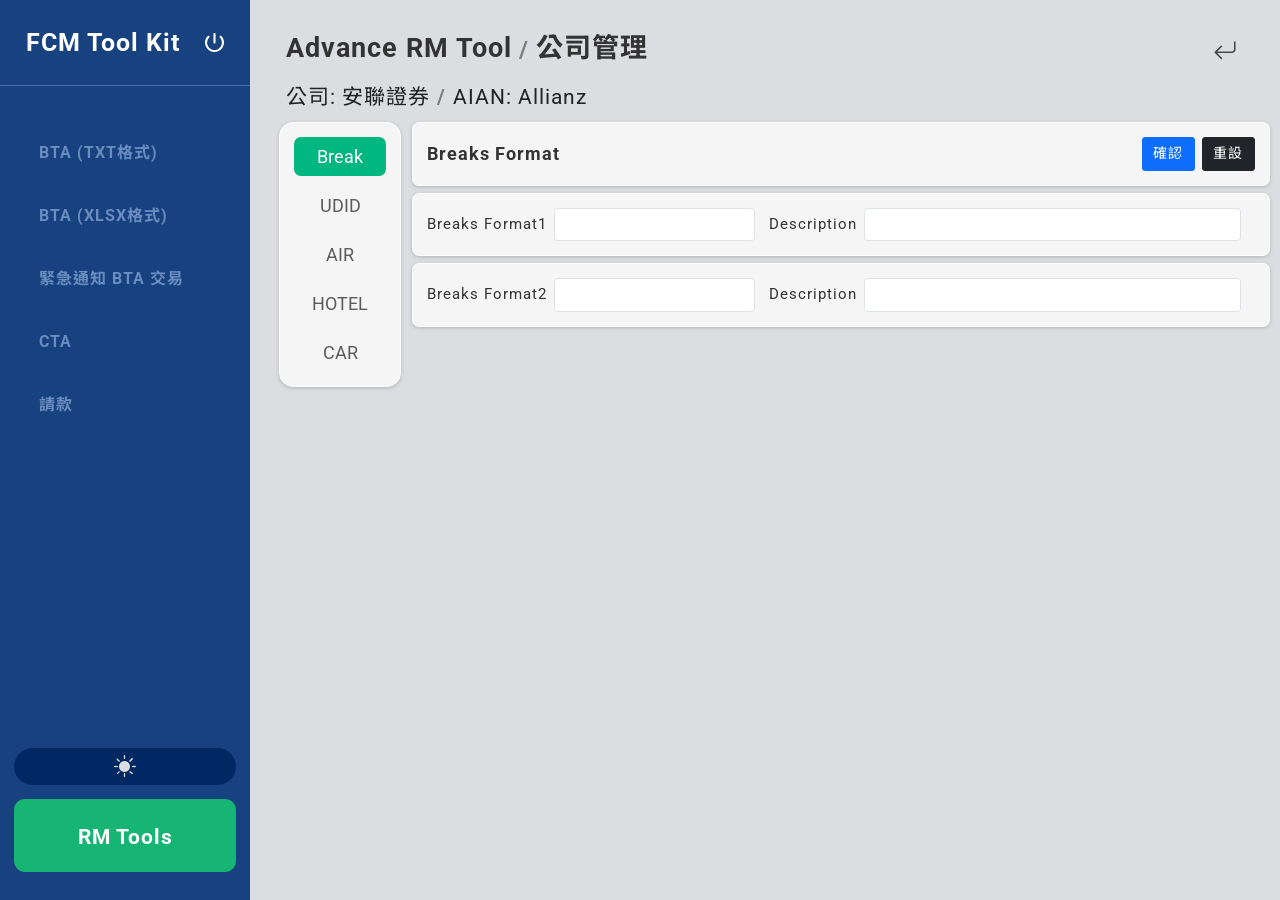
<file: rmtool-companyInfo-detail.html>
<!DOCTYPE html>
<html lang="zh-tw">

<head>
    <meta charset="utf-8">
    <meta name="viewport" content="width=device-width, initial-scale=1.0">
    <title>FCM Tool Kit - 首頁</title>
    <link rel="stylesheet" href="./bootstrap/css/bootstrap.min.css?v=sKIQRfQriISuQ9l_44b1zHfQniGXJhGonVtB2LlSuIs">
    <link rel="stylesheet" href="./css/main.css?v=BggizeEmffVW1aO9F9cEkQ5X2MnQUe38xWPVWomZDKo">
    <link rel="stylesheet" href="./css/bta.css?v=sKIQRfQriISuQ9l_44b1zHfQniGXJhGonVtB2LlSuIs">
    <link rel="stylesheet" href="./css/pnrtool.css">
    <link rel="stylesheet" href="./css/pnrtool_dark.css">
    <link rel="stylesheet" href="./css/loadingModal.css?v=qfzycXcwBGKyowZpxEwHGJcUPyw_f0szXZpiW5I-8mk">
    <link href="https://fonts.googleapis.com/icon?family=Material+Icons" rel="stylesheet" crossorigin="anonymous">
    <link href="https://fonts.googleapis.com/css2?family=Material+Symbols+Outlined" rel="stylesheet" />
    <link href="https://fonts.googleapis.com/css?family=Noto+Sans+TC|Roboto&amp;display=swap" rel="stylesheet" crossorigin="anonymous">
    <link rel="stylesheet" href="https://cdn.jsdelivr.net/npm/bootstrap-icons@1.11.3/font/bootstrap-icons.min.css">


</head>

<body>
    <header>
        <div class="container-fluid no_padding h-100">
            <nav class="nav_block h-100">
                <div class="block_top">
                    <div class="h3"><a href="./index.html" style="color: #fff;">FCM Tool Kit</a></div>
                    <a class="icon_item icon_md icon_logout"  href="./login.html"></a>
                </div>
                <div class="block_content">
                    <ul class="nav nav-tabs tab_style1" role="tablist">
                    </ul>
                    <div class="tab-content">
                        <div class="tab-pane fade show active" role="tabpanel">
                            <ul class="nav flex-column">
                                <li class="nav-item">
                                    <a class="nav-link " href="./amex.html">BTA (TXT格式)</a>
                                </li>
                                <li class="nav-item">
                                    <a class="nav-link " href="./bta.html">BTA (XLSX格式)</a>
                                </li>
                                <li class="nav-item">
                                    <a class="nav-link " href="./urgentnotify.html">緊急通知 BTA 交易</a>
                                </li>
                                <li class="nav-item">
                                    <a class="nav-link" href="./cta.html">CTA</a>
                                </li>
                                <li class="nav-item">
                                    <a class="nav-link " href="./billingstatement.html">請款</a>
                                </li>
                            </ul>
                        </div>
                    </div>
                </div>
                <div class="headerfoot">
                    <button id="theme-toggle" class="mb-3"><i class="bi bi-brightness-high-fill"></i></button>
                    <a href="./rmtool.html"><span>RM Tools</span></a>
                </div>
            </nav>
        </div>
    </header>

    <!--電燈開關-->
    <script>
    (function() {
        const toggleBtn   = document.getElementById('theme-toggle');
        const rootEl      = document.documentElement;
        const storageKey  = 'theme-preference';

        // 1. 初始化：读取 localStorage 或默认 data-theme
        const currentTheme = localStorage.getItem(storageKey)
                                || rootEl.getAttribute('data-theme')
                                || 'light';
        rootEl.setAttribute('data-theme', currentTheme);

        // 2. 点击切换：只切换 data-theme 并写回 localStorage
        toggleBtn.addEventListener('click', () => {
            const newTheme = rootEl.getAttribute('data-theme') === 'dark' ? 'light' : 'dark';
            rootEl.setAttribute('data-theme', newTheme);
            localStorage.setItem(storageKey, newTheme);
        });
    })();
    </script>

    <div class="content">
        <div class="container-fluid no_padding">
            <div class="info_block right_area_block">
                <!--top-->
                <div class="d-flex align-items-center justify-content-between my-3">
                    <div class="d-flex align-items-center justify-content-between">
                        <div class="d-flex align-items-center RMtool_Title">
                            <div class="m-2"><a href="./rmtool.html" style="font-weight: bold;font-size: 27px;white-space: nowrap;">Advance RM Tool</a></div>
                            <div style="color: #7e7e7e;font-size: 24px;white-space: nowrap;">/</div>
                            <div class="m-2"><a href="./rmtool-companyInfo.html" style="font-weight: bold;font-size: 27px;white-space: nowrap;">公司管理</a></div>
                        </div>
                        <div class="d-flex align-items-center"> </div>
                    </div>
                    <div class="d-flex align-items-center">
                        <button type="button" class="btn-gray mx-2 px-2" style="width: 68px;height: 45px;" onclick="location.href='./rmtool-companyInfo.html'">
                          <i class="bi bi-arrow-return-left"></i>
                        </button>
                    </div>
                </div>
                <div id="tooltip" class="tooltip"></div>
                <!--主體-->
                <div class="d-flex align-items-center col mx-2 my-3 RMtool_Title">
                    <div style="font-size: 21px;white-space: nowrap;font-weight: normal;">公司: 安聯證券</div>
                    <div class="mx-2" style="color: #7e7e7e;font-size: 21px;white-space: nowrap;">/</div>
                    <div style="font-size: 21px;white-space: nowrap;font-weight: normal">AIAN: Allianz</div>
                </div>
                <div class="row">
                <!--Center container-->
                <nav class="col-auto">
                <div class="nav container--bk detel-nav" id="nav-tab" role="tablist">
                    <button class="nav-link rounded-3 active" id="nav-break-tab" data-bs-toggle="tab" data-bs-target="#nav-break" type="button" role="tab" aria-controls="nav-break" aria-selected="true">Break</button>
                    <button class="nav-link rounded-3" id="nav-udid-tab" data-bs-toggle="tab" data-bs-target="#nav-udid" type="button" role="tab" aria-controls="nav-udid" aria-selected="false" tabindex="-1">UDID</button>
                    <button class="nav-link rounded-3" id="nav-air-tab" data-bs-toggle="tab" data-bs-target="#nav-air" type="button" role="tab" aria-controls="nav-air" aria-selected="false" tabindex="-1">AIR</button>
                    <button class="nav-link rounded-3" id="nav-hotel-tab" data-bs-toggle="tab" data-bs-target="#nav-hotel" type="button" role="tab" aria-controls="nav-hotel" aria-selected="false" tabindex="-1">HOTEL</button>
                    <button class="nav-link rounded-3" id="nav-car-tab" data-bs-toggle="tab" data-bs-target="#nav-car" type="button" role="tab" aria-controls="nav-car" aria-selected="false" tabindex="-1">CAR</button>
                </div>
                </nav>
                <div class="col px-0 tab-content h-100">
                    <!--block-break-->
                    <section class="tab-pane fade show active h-100 pe-2" id="nav-break" role="tabpanel" aria-labelledby="nav-break-tab">
                        <div class="container--bk d-flex justify-content-between p-3 mb-2 rounded-3">
                        <div class=" d-flex align-items-center">
                            <p class="fw-bold me-2" style="font-size:18px;white-space: nowrap;">Breaks Format</p>
                        </div>
                        <div class="col-auto d-flex align-items-center">
                            <button class="btn btn-primary shadow-none ms-2">確認</button>
                            <button class="btn btn-dark shadow-none ms-2">重設</button>
                        </div>
                        </div>

                        <div class="container--bk p-3 mb-2 rounded-3">
                        <div class="row mx-0">
                            <div class="col-auto ps-0 pe-3 d-flex align-items-center">
                            <span class="col-auto me-2">Breaks Format1</span>
                            <span class="col-auto"><input type="text" class="input-BKstyle"></span>
                            </div>
                            <div class="col ps-0 pe-3 d-flex align-items-center">
                            <span class="col-auto me-2">Description</span>
                            <span class="col"><input type="text" class="input-BKstyle"></span>
                            </div>
                        </div>
                        </div>

                        <div class="container--bk p-3 mb-2 rounded-3">
                        <div class="row mx-0">
                            <div class="col-auto ps-0 pe-3 d-flex align-items-center">
                            <span class="col-auto me-2">Breaks Format2</span>
                            <span class="col-auto"><input type="text" class="input-BKstyle"></span>
                            </div>
                            <div class="col ps-0 pe-3 d-flex align-items-center">
                            <span class="col-auto me-2">Description</span>
                            <span class="col"><input type="text" class="input-BKstyle"></span>
                            </div>
                        </div>
                        </div>

                    </section>
                    <!--block-UDID-->
                    <section class="tab-pane fade h-100 pe-2" id="nav-udid" role="tabpanel" aria-labelledby="nav-break-udid">
                        <div class="container--bk d-flex justify-content-between p-3 mb-2 rounded-3">
                            <div class="d-flex align-items-center">
                                <p class="fw-bold me-2" style="font-size: 18px;white-space: nowrap;">UDIDs Format </p>
                                <p style="color:#888888;">(勾選代表執行﹝UDID 資料補齊﹞功能時，CSV 報表必定會有該 UDID 資料)</p>
                            </div>

                            <div class="col-auto d-flex align-items-center">
                                <button class="btn btn-primary shadow-none ms-2">確認</button>
                                <button class="btn btn-dark shadow-none ms-2">重設</button>
                            </div>
                        </div>
                        <!----1---->
                        <div class="container--bk p-3 mb-2 rounded-3">
                            <div class="row mx-0">
                                <div class="col-auto d-flex align-items-center ps-0 pe-3">
                                <input class="checkbox-s1" type="checkbox" id="UDID-item1">
                                <label class="checkbox-s1-label m-0" for="UDID-item1"></label>
                                </div>
                                <div class="col-auto ps-0 pe-3 d-flex align-items-center">
                                UDID1
                                </div>
                                <div class="col-auto ps-0 pe-4 d-flex align-items-center">
                                <input type="checkbox" class="btn-check btn-YellowToggle" data-udid-toggle="1" id="UDIDs-toggle-1">
                                <label class="btn btn-YellowToggle-lable" for="UDIDs-toggle-1">自定選項</label>
                                <button type="button" class="btn btn-addyellow ms-2" data-udid-addbtn="1"><i class="bi bi-plus" style="line-height: 1rem;letter-spacing: 0;"></i></button>
                                </div>
                                <div class="col px-0 d-flex align-items-center">
                                <span class="col-auto me-2">Description</span>
                                <span class="col"><input type="text" class="input-BKstyle"></span>
                                </div>
                            </div>
                            <div class="udid-content" data-udid-opcontent="1">
                                <div class="row">
                                <div class="col-lg-4 col-6 px-3 mt-3 d-flex align-items-center udids-bk">
                                    <span class="col-auto me-2">option</span>
                                    <span class="col me-2"><input type="text" class="input-BKstyle"></span>
                                    <span class="col-auto"><button class="btn-delete udids-option"><i class="bi bi-trash"></i></button></span>
                                </div>
                                </div>       
                            </div>
                        </div>
                        <!----2---->
                        <div class="container--bk p-3 mb-2 rounded-3">
                            <div class="row mx-0">
                                <div class="col-auto d-flex align-items-center ps-0 pe-3">
                                <input class="checkbox-s1" type="checkbox" id="UDID-item2">
                                <label class="checkbox-s1-label m-0" for="UDID-item2"></label>
                                </div>
                                <div class="col-auto ps-0 pe-3 d-flex align-items-center">
                                UDID2
                                </div>
                                <div class="col-auto ps-0 pe-4 d-flex align-items-center">
                                <input type="checkbox" class="btn-check btn-YellowToggle" data-udid-toggle="2" id="UDIDs-toggle-2">
                                <label class="btn btn-YellowToggle-lable" for="UDIDs-toggle-2">自定選項</label>
                                <button type="button" class="btn btn-addyellow ms-2" data-udid-addbtn="2"><i class="bi bi-plus" style="line-height: 1rem;letter-spacing: 0;"></i></button>
                                </div>
                                <div class="col px-0 d-flex align-items-center">
                                <span class="col-auto me-2">Description</span>
                                <span class="col"><input type="text" class="input-BKstyle"></span>
                                </div>
                            </div>
                            <div class="udid-content" data-udid-opcontent="2">
                                <div class="row">
                                <div class="col-lg-4 col-6 px-3 mt-3 d-flex align-items-center udids-bk">
                                    <span class="col-auto me-2">option</span>
                                    <span class="col me-2"><input type="text" class="input-BKstyle"></span>
                                    <span class="col-auto"><button class="btn-delete udids-option"><i class="bi bi-trash"></i></button></span>
                                </div>
                                </div>       
                            </div>
                        </div>
                        
                    </section>
                    <!--block-air-->
                    <section class="tab-pane fade h-100 pe-2" id="nav-air" role="tabpanel" aria-labelledby="nav-break-air">
                        <div class="container--bk d-flex justify-content-between p-3 mb-2 rounded-3">
                            <div class="d-flex align-items-center">
                                <p class="fw-bold me-2" style="font-size: 18px;white-space: nowrap;">AIR Reason Codes</p>
                                <p style="color:#888888;">(FF910:)</p>
                            </div>

                            <div class="col-auto d-flex align-items-center">
                                <button class="btn btn-primary shadow-none ms-2">確認</button>
                                <button class="btn-BigPlus ms-2" data-companyinfo="air">
                                    新增
                                </button>
                                <button class="btn btn-dark shadow-none ms-2">重設</button>
                            </div>
                        </div>

                        <div id="RMtool-airlist">
                            <div class="container--bk bk-detal p-3 mb-2 rounded-3">
                                <div class="row mx-0">
                                    <div class="col-auto ps-0 pe-3 d-flex align-items-center">
                                    <p class="col-auto me-2">1</p>
                                    <span class="col-auto me-2">Reason Code</span>
                                    <span class="col-auto"><input type="text" class="input-BKstyle"></span>
                                    </div>
                                    <div class="col ps-0 pe-3 d-flex align-items-center">
                                    <span class="col-auto me-2">Description</span>
                                    <span class="col"><input type="text" class="input-BKstyle"></span>
                                    </div>
                                    <div class="col-auto px-0 d-flex align-items-center">
                                    <button class="btn-delete"><i class="bi bi-trash"></i></button>
                                    </div>
                                </div>
                                
                            </div>
                        </div>
                    </section>
                    <!--block-hotel-->
                    <section class="tab-pane fade h-100 pe-2" id="nav-hotel" role="tabpanel" aria-labelledby="nav-break-hotel">
                        <div class="container--bk d-flex justify-content-between p-3 mb-2 rounded-3">
                            <div class="d-flex align-items-center">
                                <p class="fw-bold me-2" style="font-size: 18px;white-space: nowrap;">Hotel Reason Codes</p>
                                <p style="color:#888888;">(FF950/)</p>
                            </div>

                            <div class="col-auto d-flex align-items-center">
                                <button class="btn btn-primary shadow-none ms-2">確認</button>
                                <button class="btn-BigPlus ms-2" data-companyinfo="hotel">新增</button>
                                <button class="btn btn-dark shadow-none ms-2">重設</button>
                            </div>
                        </div>

                        <div id="RMtool-hotellist">
                            <div class="container--bk bk-detal p-3 mb-2 rounded-3">
                                <div class="row mx-0">
                                    <div class="col-auto ps-0 pe-3 d-flex align-items-center">
                                    <p class="col-auto me-2">1</p>
                                    <span class="col-auto me-2">Reason Code</span>
                                    <span class="col-auto"><input type="text" class="input-BKstyle"></span>
                                    </div>
                                    <div class="col ps-0 pe-3 d-flex align-items-center">
                                    <span class="col-auto me-2">Description</span>
                                    <span class="col"><input type="text" class="input-BKstyle"></span>
                                    </div>
                                    <div class="col-auto px-0 d-flex align-items-center">
                                    <button class="btn-delete"><i class="bi bi-trash"></i></button>
                                    </div>
                                </div>
                            </div>
                        </div>

                        
                    </section>
                    <!--block-car-->
                    <section class="tab-pane fade h-100 pe-2" id="nav-car" role="tabpanel" aria-labelledby="nav-break-car">
                        <div class="container--bk d-flex justify-content-between p-3 mb-2 rounded-3">
                        <div class="d-flex align-items-center">
                            <p class="fw-bold me-2" style="font-size: 18px;white-space: nowrap;">Car Reason Codes</p>
                            <p style="color:#888888;">(FF960/)</p>
                        </div>

                        <div class="col-auto d-flex align-items-center">
                            <button class="btn btn-primary shadow-none ms-2">確認</button>
                            <button class="btn-BigPlus ms-2" data-companyinfo="car">新增</button>
                            <button class="btn btn-dark shadow-none ms-2">重設</button>
                        </div>
                        </div>

                        <div id="RMtool-carlist">
                            <div class="container--bk bk-detal p-3 mb-2 rounded-3">
                                <div class="row mx-0">
                                    <div class="col-auto ps-0 pe-3 d-flex align-items-center">
                                    <p class="col-auto me-2">1</p>
                                    <span class="col-auto me-2">Reason Code</span>
                                    <span class="col-auto"><input type="text" class="input-BKstyle"></span>
                                    </div>
                                    <div class="col ps-0 pe-3 d-flex align-items-center">
                                    <span class="col-auto me-2">Description</span>
                                    <span class="col"><input type="text" class="input-BKstyle"></span>
                                    </div>
                                    <div class="col-auto px-0 d-flex align-items-center">
                                    <button class="btn-delete"><i class="bi bi-trash"></i></button>
                                    </div>
                                </div>
                            </div>
                        </div>

                        
                    </section>

                </div>
                
                
            </div>
            </div>
        </div>
    </div>

    <script src="./jquery/jquery.min.js?v=zp0HUArZHsK1JMJwdk7EyaM-eDINjTdOxADt5Ij2JRs">
    </script>
    <script src="./bootstrap/js/bootstrap.bundle.min.js?v=6zfk2L8R3wCgRbZzpkEi7UYC2bc6fYGIgFfNeqyOWnQ">
    </script>
    <script>
        $(document).ready(function () {
            var tooltipTriggerList = [].slice.call(document.querySelectorAll('[data-bs-toggle="tooltip"]'));
            tooltipTriggerList.map(function (tooltipTriggerElement) {
                return new bootstrap.Tooltip(tooltipTriggerElement);
            });
        });
    </script>
    <script src="./jqueryui/jquery-ui.js" asp-append-version="true">
    </script>
    <script src="./vue/vue.global.prod.min.js" asp-append-version="true">
    </script>
    <script src="./axios/axios.js" asp-append-version="true">
    </script>

    <script src="./jquery/inputlist.js" crossorigin="anonymous"></script><!--inputlist-->
    <script>// 右高度調整
    $(function () {
        let isResizing = false;
        let startY = 0;
        let startHeight = 0;

        const $resizer = $('.resizer');
        const $topPanel = $('.top-panel');

        $resizer.on('mousedown', function (e) {
        isResizing = true;
        startY = e.clientY;
        startHeight = $topPanel.height();
        $('body').css('cursor', 'row-resize'); // 改變游標
        e.preventDefault();
        });

        $(document).on('mousemove', function (e) {
        if (!isResizing) return;

        const dy = e.clientY - startY;
        const newHeight = Math.max(100, startHeight + dy); // 限制最小高度
        $topPanel.css('height', newHeight + 'px');
        });

        $(document).on('mouseup', function () {
        isResizing = false;
        $('body').css('cursor', 'default');
        });
    });
    </script>

    <script>//info mark說明文字
    $(document).ready(function () {
        $('.info-mark').on('mouseenter', function (e) {
        const tooltipText = $(this).data('tooltip');
        $('#tooltip').text(tooltipText).css('opacity', 1);
        });

        $('.info-mark').on('mousemove', function (e) {
        $('#tooltip').css({
            top: e.pageY - 30 + 'px', // 上方 30px
            left: e.pageX + 'px'
        });
        });

        $('.info-mark').on('mouseleave', function () {
        $('#tooltip').css('opacity', 0);
        });
    });
    </script>

    <script>//info mark說明文字
    $(document).ready(function () {
        $('.info-mark').on('mouseenter', function (e) {
        const tooltipText = $(this).data('tooltip');
        $('#tooltip').text(tooltipText).css('opacity', 1);
        });

        $('.info-mark').on('mousemove', function (e) {
        $('#tooltip').css({
            top: e.pageY - 30 + 'px', // 上方 30px
            left: e.pageX + 'px'
        });
        });

        $('.info-mark').on('mouseleave', function () {
        $('#tooltip').css('opacity', 0);
        });
    });
    </script>

<script>
    // 新增項目
    $(document).on('click', '.btn-BigPlus', function () {
    const company = $(this).data('companyinfo'); // e.g., "AIR", "Hotel", "Car"
    const section = $(`#nav-${company.toLowerCase()}`);
    const list = section.find(`#RMtool-${company.toLowerCase()}list`);

    const content = `
        <div class="container--bk bk-detal p-3 mb-2 rounded-3">
        <div class="row mx-0">
            <div class="col-auto ps-0 pe-3 d-flex align-items-center">
            <p class="col-auto me-2">?</p>
            <span class="col-auto me-2">Reason Code</span>
            <span class="col-auto"><input type="text" class="input-BKstyle"></span>
            </div>
            <div class="col ps-0 pe-3 d-flex align-items-center">
            <span class="col-auto me-2">Description</span>
            <span class="col"><input type="text" class="input-BKstyle"></span>
            </div>
            <div class="col-auto px-0 d-flex align-items-center">
            <button class="btn-delete"><i class="bi bi-trash"></i></button>
            </div>
        </div>
        </div>
    `;

    list.append(content); // 正確插入到清單容器尾端
    renumberItems(list);  // 正確針對該 list 編號
    
    });

    //編號
    function renumberItems(listContainer) {
        listContainer.find('.container--bk .row').each(function(index) {
            $(this).find('p:first').text(index + 1);
        });
    }

    // 點垃圾桶按鈕刪除對應列
    $(document).on('click', '.btn-delete', function () {
        const section = $(this).closest('section');
        $(this).closest('.container--bk.bk-detal').remove();
        renumberItems(section);
    });

    </script>


    <script>
    // 通用 toggle 顯示功能，根據 data-udid-toggle 綁定內容區塊
    $(document).on('change', '[data-udid-toggle]', function () {
    const key = $(this).data('udid-toggle');
    const checked = $(this).is(':checked');

    const $addbtn = $(`[data-udid-addbtn="${key}"]`);
    const $opcontent = $(`[data-udid-OPcontent="${key}"]`);

    // 防止動畫重疊導致 transitionend 錯誤
    $addbtn.off('transitionend');

    if (checked) {
        $addbtn.css({ display: 'inline-flex', width: '0px' });
        requestAnimationFrame(() => {
        $addbtn.css('width', '24px');
        $addbtn.one('transitionend', function (e) {
            if (e.originalEvent.propertyName === 'width') {
            $(this).addClass('visible');
            }
        });
        });
        $opcontent.stop(true, true).slideDown(200);
    } else {
        $addbtn.removeClass('visible').one('transitionend', function (e) {
        if (e.originalEvent.propertyName === 'opacity') {
            $(this).css({ width: '0px' });
            $(this).one('transitionend', function (e2) {
            if (e2.originalEvent.propertyName === 'width') {
                $(this).css('display', 'none');
            }
            });
        }
        });
        $opcontent.stop(true, true).slideUp(200);
    }
    });

    //UDID刪除小項目
    $(document).on('click', '.btn-delete.udids-option', function () {
    const $currentBlock = $(this).closest('.udid-content'); // 找到所屬的 UDID 區塊
    const $deleteTarget = $(this).closest('.udids-bk');     // 找到要刪除的那一行

    // 你可以加條件避免刪錯（例如不能少於一筆）
    if ($currentBlock.find('.udids-bk').length > 1) {
        $deleteTarget.remove();
    } else {
        alert('至少要保留一筆選項');
    }
    });

    

    // 按下新增按鈕，在對應的 udid-opcontent 裡的 .row 中插入一組 udids-bk 區塊
    $(document).on('click', '[data-udid-addbtn]', function () {
    const key = $(this).data('udid-addbtn');
    const $row = $(`[data-udid-OPcontent="${key}"] .row`).first();

    const newBlock = $(
        `<div class="col-lg-4 col-6 px-3 mt-3 d-flex align-items-center udids-bk">
        <span class="col-auto me-2">option</span>
        <span class="col me-2">
            <input type="text" class="input-BKstyle">
        </span>
        <span class="col-auto">
            <button type="button" class="btn-delete udids-option">
            <i class="bi bi-trash"></i>
            </button>
        </span>
        </div>`
    );

    $row.append(newBlock);
    });
</script>
</body>

</html>
</file>
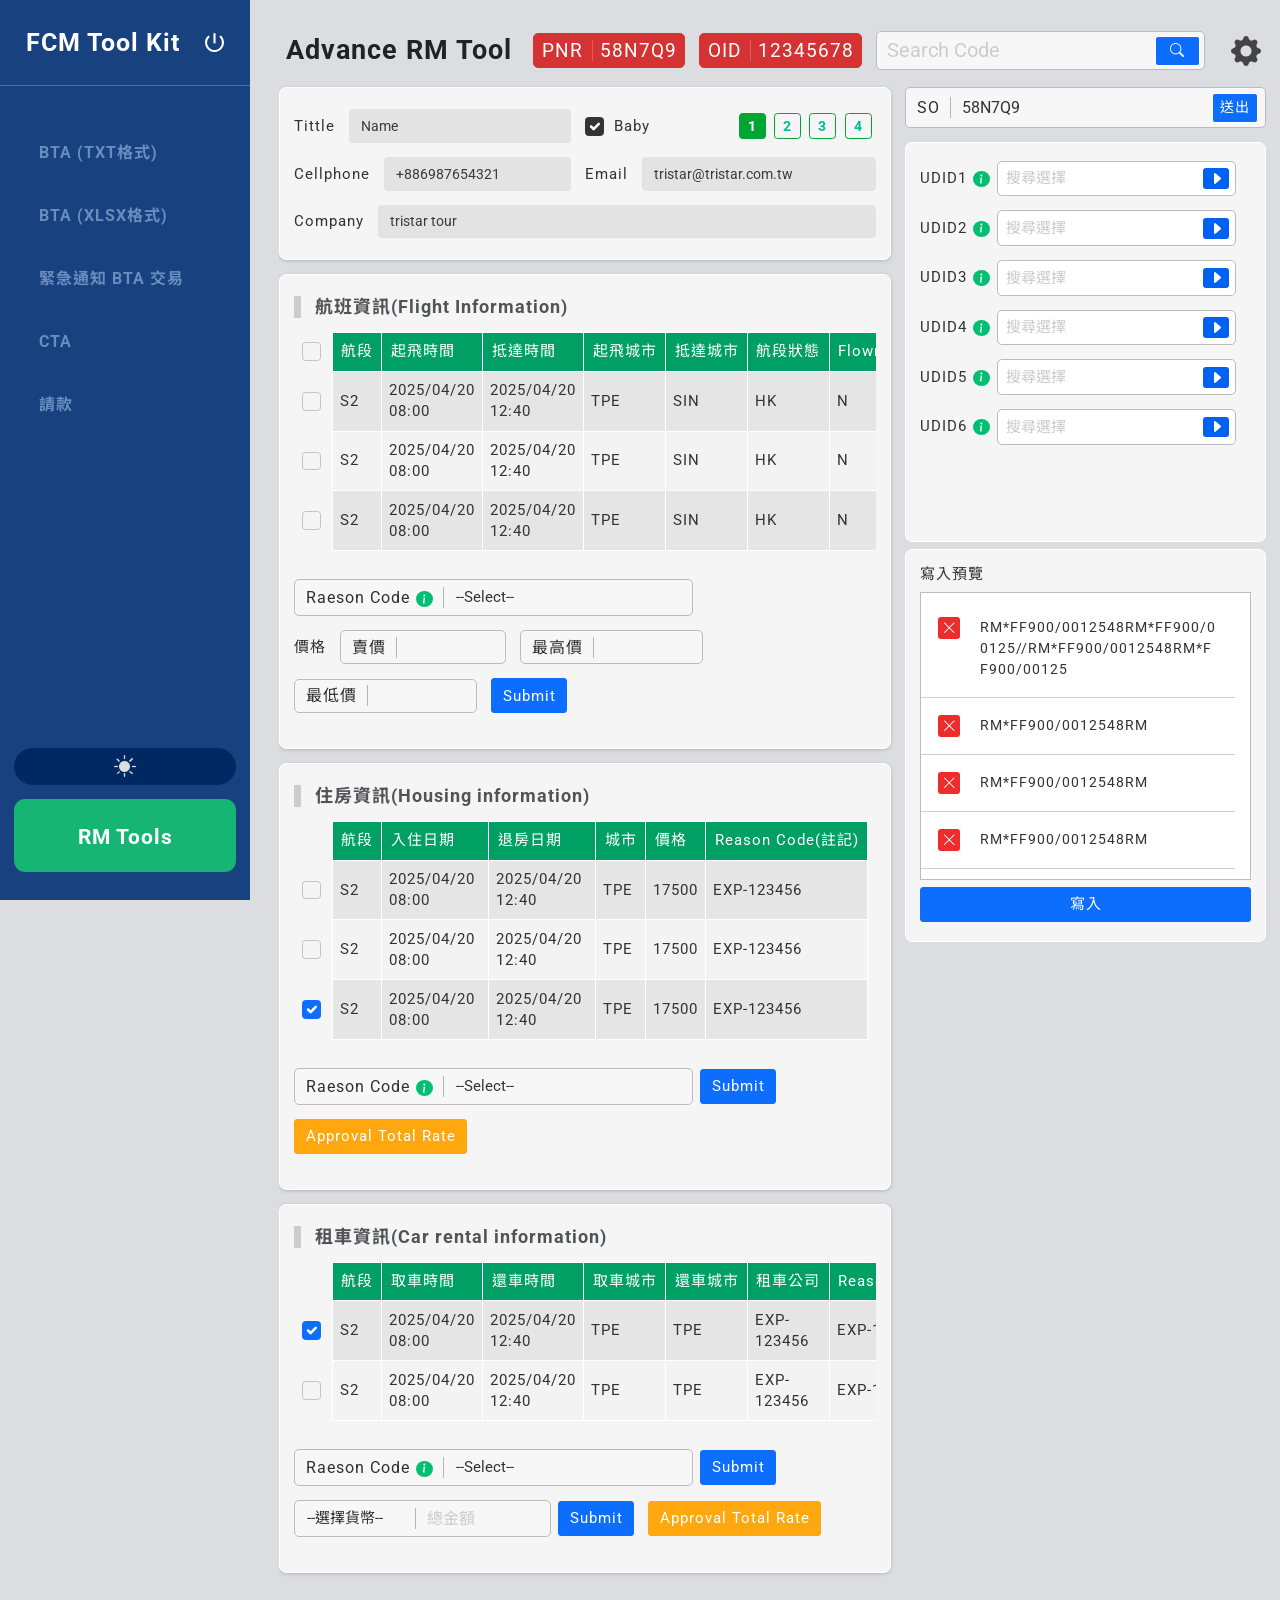
<file: rmtool.html>
<!DOCTYPE html>
<html lang="zh-tw">

<head>
    <meta charset="utf-8">
    <meta name="viewport" content="width=device-width, initial-scale=1.0">
    <title>FCM Tool Kit - 首頁</title>
    <link rel="stylesheet" href="./bootstrap/css/bootstrap.min.css?v=sKIQRfQriISuQ9l_44b1zHfQniGXJhGonVtB2LlSuIs">
    <link rel="stylesheet" href="./css/main.css?v=BggizeEmffVW1aO9F9cEkQ5X2MnQUe38xWPVWomZDKo">
    <link rel="stylesheet" href="./css/bta.css?v=sKIQRfQriISuQ9l_44b1zHfQniGXJhGonVtB2LlSuIs">
    <link rel="stylesheet" href="./css/pnrtool.css">
    <link rel="stylesheet" href="./css/pnrtool_dark.css">
    <link rel="stylesheet" href="./css/loadingModal.css?v=qfzycXcwBGKyowZpxEwHGJcUPyw_f0szXZpiW5I-8mk">
    <link href="https://fonts.googleapis.com/icon?family=Material+Icons" rel="stylesheet" crossorigin="anonymous">
    <link href="https://fonts.googleapis.com/css2?family=Material+Symbols+Outlined" rel="stylesheet" />
    <link href="https://fonts.googleapis.com/css?family=Noto+Sans+TC|Roboto&amp;display=swap" rel="stylesheet" crossorigin="anonymous">
    <link rel="stylesheet" href="https://cdn.jsdelivr.net/npm/bootstrap-icons@1.11.3/font/bootstrap-icons.min.css">

</head>

<body>
    <header>
        <div class="container-fluid no_padding h-100">
            <nav class="nav_block h-100">
                <div class="block_top">
                    <div class="h3"><a href="./index.html" style="color: #fff;">FCM Tool Kit</a></div>
                    <a class="icon_item icon_md icon_logout"  href="./login.html"></a>
                </div>
                <div class="block_content">
                    <ul class="nav nav-tabs tab_style1" role="tablist">
                    </ul>
                    <div class="tab-content">
                        <div class="tab-pane fade show active" role="tabpanel">
                            <ul class="nav flex-column">
                                <li class="nav-item">
                                    <a class="nav-link " href="./amex.html">BTA (TXT格式)</a>
                                </li>
                                <li class="nav-item">
                                    <a class="nav-link " href="./bta.html">BTA (XLSX格式)</a>
                                </li>
                                <li class="nav-item">
                                    <a class="nav-link " href="./urgentnotify.html">緊急通知 BTA 交易</a>
                                </li>
                                <li class="nav-item">
                                    <a class="nav-link" href="./cta.html">CTA</a>
                                </li>
                                <li class="nav-item">
                                    <a class="nav-link " href="./billingstatement.html">請款</a>
                                </li>
                            </ul>
                        </div>
                    </div>
                </div>
                <div class="headerfoot">
                    <button id="theme-toggle" class="mb-3"><i class="bi bi-brightness-high-fill"></i></button>
                    <a href="./rmtool.html"><span>RM Tools</span></a>
                </div>
            </nav>
        </div>
    </header>
    <!--電燈開關-->
    <script>
    (function() {
        const toggleBtn   = document.getElementById('theme-toggle');
        const rootEl      = document.documentElement;
        const storageKey  = 'theme-preference';

        // 1. 初始化：读取 localStorage 或默认 data-theme
        const currentTheme = localStorage.getItem(storageKey)
                                || rootEl.getAttribute('data-theme')
                                || 'light';
        rootEl.setAttribute('data-theme', currentTheme);

        // 2. 点击切换：只切换 data-theme 并写回 localStorage
        toggleBtn.addEventListener('click', () => {
            const newTheme = rootEl.getAttribute('data-theme') === 'dark' ? 'light' : 'dark';
            rootEl.setAttribute('data-theme', newTheme);
            localStorage.setItem(storageKey, newTheme);
        });
    })();
    </script>


    <div class="content">
        <div class="container-fluid no_padding">
            <div class="info_block right_area_block">
                <div class="mx-0 flex-nowrap">
                    <!--container-->
                    <div class="w-100 p-0">
                        <!--top-->
                        <div class="d-flex align-items-center justify-content-between my-3 w-100">
                            <div class="d-flex align-items-center">
                            <div class="mx-2 RMtool_Title" style="font-size: 27px;">Advance RM Tool</div>
                            <div class="input-mixname-style3 ms-3">
                                <span>PNR</span>
                                <p>58N7Q9</p>
                            </div>

                            <div class="input-mixname-style3 ms-3">
                                <span>OID</span>
                                <p>12345678</p>
                            </div>

                            <div class="input-mixname ms-3" style="font-size: 20px;">
                                <input type="text" placeholder="Search Code">
                                <button class="px-3 py-1 m-1 btn btn-primary"><i class="bi bi-search"></i></button>
                            </div>
                            </div>
                            <div class="d-flex align-items-center">
                                
                                <button type="button" class="btn-gray mx-2 px-2" style="width: 68px;height: 45px;font-size: 30px;" onclick="location.href='./rmtool-companyInfo.html'">
                                <i class="bi bi-gear-fill"></i>
                                </button>
                            </div>
                        </div>
                        <div id="tooltip" class="tooltip"></div>
                        
                        <!--主體-->
                        <div class="row flex-nowrap mx-0 px-0 w-100" style="overflow-x: clip;">
                            <!--Left container-->
                            <div class="col px-0" style="width: 50%;">
                                <section class="container--bk mb-3 py-4 px-3 rounded-3" style="width: 100%;">
                                    <div class="row mx-0 mb-3">
                                        <div class="col-6 ps-0 pe-3 d-flex align-items-center">
                                            <span class="col-auto me-3">Tittle</span>
                                            <span class="col">
                                                <input type="text" class="input-BKstyle" placeholder="title name" value="Name" readonly>
                                            </span>
                                        </div>
                                        <div class="col-6 d-flex align-items-center justify-content-between px-0">
                                            <div class="d-flex align-items-center">
                                                <input class="checkbox-s1" type="checkbox" id="checkbox-babybtn" disabled checked>
                                                <label class="checkbox-s1-label" for="checkbox-babybtn"></label>

                                                <spna>Baby</spna>
                                            </div>
                                            <div class="d-flex align-items-center">
                                                <input type="radio" class="btn-check" name="user-group-number" id="user-group-1" checked/>
                                                <label class="radio-GREENstyle" for="user-group-1">1</label>
                                    
                                                <input type="radio" class="btn-check" name="user-group-number" id="user-group-2">
                                                <label class="radio-GREENstyle" for="user-group-2">2</label>

                                                <input type="radio" class="btn-check" name="user-group-number" id="user-group-3">
                                                <label class="radio-GREENstyle" for="user-group-3">3</label>

                                                <input type="radio" class="btn-check" name="user-group-number" id="user-group-4">
                                                <label class="radio-GREENstyle" for="user-group-4">4</label>
                                            </div>
                                        </div>
                                    </div>
                                    <div class="row mx-0">
                                        <div class="col-6 ps-0 pe-3 mb-3 d-flex align-items-center">
                                            <span class="col-auto me-3">Cellphone</span>
                                            <span class="col"><input type="text" class="input-BKstyle" value="+886987654321" readonly/></span>
                                        </div>
                                        <div class="col-6 px-0 mb-3 d-flex align-items-center">
                                            <span class="col-auto me-3">Email</span>
                                            <span class="col"><input type="text" class="input-BKstyle" value="tristar@tristar.com.tw" readonly/></span>
                                        </div>
                                        <div class="col-12 px-0 d-flex align-items-center">
                                            <span class="col-auto me-3">Company</span>
                                            <span class="col"><input type="text" class="input-BKstyle" value="tristar tour" readonly></span>
                                        </div>
                                    </div>
                                </section>

                                <!--航班資訊-->
                                <section class="container--bk mb-3 py-4 px-3 rounded-3" style="width: 100%;">
                                    <h3 class="fw-bold mb-3 ps-3">航班資訊(Flight Information)</h3>
                                    <div class="scrollstyle mb-3" style="width: 100%;">
                                    <table class="table-Nstyle">
                                        <thead>
                                        <tr>
                                            <th width="1%">
                                            <div class="d-flex align-items-center">
                                                <input class="checkbox-s1" type="checkbox" id="FlightInfo-all">
                                                <label class="checkbox-s1-label" for="FlightInfo-all"></label>
                                            </div>
                                            </th>
                                            <th>航段</th>
                                            <th>起飛時間</th>
                                            <th>抵達時間</th>
                                            <th>起飛城市</th>
                                            <th>抵達城市</th>
                                            <th>航段狀態</th>
                                            <th>Flown/Used</th>
                                            <th>Reason Code(註記)</th>
                                            <th>賣價(註記)</th>
                                            <th>最低價(註記)</th>
                                            <th>最高價(註記)</th>
                                        </tr>
                                        </thead>
                                        <tbody>
                                        <tr>
                                            <td>
                                            <div class="d-flex align-items-center">
                                                <input class="checkbox-s1" type="checkbox" id="FlightInfo-item1">
                                                <label class="checkbox-s1-label" for="FlightInfo-item1"></label>
                                            </div>
                                            </td>
                                            <td>S2</td>
                                            <td>2025/04/20 08:00</td>
                                            <td>2025/04/20 12:40</td>
                                            <td>TPE</td>
                                            <td>SIN</td>
                                            <td>HK</td>
                                            <td>N</td>
                                            <td>LU</td>
                                            <td>17500</td>
                                            <td>23600</td>
                                            <td>17500</td>
                                        </tr>
                                        <tr>
                                            <td>
                                            <div class="d-flex align-items-center">
                                                <input class="checkbox-s1" type="checkbox" id="FlightInfo-item2">
                                                <label class="checkbox-s1-label" for="FlightInfo-item2"></label>
                                            </div>
                                            </td>
                                            <td>S2</td>
                                            <td>2025/04/20 08:00</td>
                                            <td>2025/04/20 12:40</td>
                                            <td>TPE</td>
                                            <td>SIN</td>
                                            <td>HK</td>
                                            <td>N</td>
                                            <td>LU</td>
                                            <td>17500</td>
                                            <td>23600</td>
                                            <td>17500</td>
                                        </tr>
                                        <tr>
                                            <td>
                                            <div class="d-flex align-items-center">
                                                <input class="checkbox-s1" type="checkbox" id="FlightInfo-item3">
                                                <label class="checkbox-s1-label" for="FlightInfo-item3"></label>
                                            </div>
                                            </td>
                                            <td>S2</td>
                                            <td>2025/04/20 08:00</td>
                                            <td>2025/04/20 12:40</td>
                                            <td>TPE</td>
                                            <td>SIN</td>
                                            <td>HK</td>
                                            <td>N</td>
                                            <td>LU</td>
                                            <td>17500</td>
                                            <td>23600</td>
                                            <td>17500</td>
                                        </tr>
                                        </tbody>
                                    </table>
                                    </div>

                                    <div class="row mx-0" style="width: 100%;">
                                        <div class="col-12 ps-0 pe-3 mb-3 d-flex align-items-center">
                                            <div class="input-mixname">
                                            <span class="info-mark" data-tooltip="Raeson Code的說明文字">Raeson Code<span><i class="bi bi-info-lg"></i></span></span>
                                            <select style="width: 248px;">
                                                <option selected>--Select--</option>
                                                <option value="1">One</option>
                                                <option value="2">Two</option>
                                                <option value="3">Three</option>
                                            </select>
                                            </div>
                                        </div>
                                    <div class="col-auto ps-0 pe-3 mb-3 d-flex align-items-center">價格</div>
                                    <div class="col-auto ps-0 pe-3 mb-3 d-flex align-items-center">
                                        <div class="input-mixname">
                                        <span>賣價</span>
                                        <input type="text" value="" style="width: 108px;">
                                        </div>
                                    </div>
                                    <div class="col-auto ps-0 pe-3 mb-3 d-flex align-items-center">
                                        <div class="input-mixname">
                                        <span>最高價</span>
                                        <input type="text" value="" style="width: 108px;">
                                        </div>
                                    </div>
                                    <div class="col-auto ps-0 pe-3 mb-3 d-flex align-items-center">
                                        <div class="input-mixname">
                                        <span>最低價</span>
                                        <input type="text" value="" style="width: 108px;">
                                        </div>
                                    </div>
                                    <div class="col-auto px-0 mb-3 d-flex align-items-center">
                                        <button class="btn btn-primary shadow-none" style="font-size: 15px;">Submit</button>
                                    </div>

                                    </div>
                                </section>

                                <!--住房資訊-->
                                <section class="container--bk mb-3 py-4 px-3 rounded-3" style="width: 100%;">
                                    <h3 class="fw-bold mb-3 ps-3">住房資訊(Housing information)</h3>
                                    <div class="scrollstyle mb-3" style="width: 100%;">
                                    <table class="table-Nstyle">
                                        <thead>
                                        <tr>
                                            <th width="1%"></th>
                                            <th>航段</th>
                                            <th>入住日期</th>
                                            <th>退房日期</th>
                                            <th>城市</th>
                                            <th>價格</th>
                                            <th>Reason Code(註記)</th>
                                        </tr>
                                        </thead>
                                        <tbody>
                                        <tr>
                                            <td>
                                            <div class="d-flex align-items-center">
                                                <input class="checkbox-s1" type="radio" name="HousingInfo" id="HousingRadio-item1" checked>
                                                <label class="checkbox-s1-label" for="HousingRadio-item1"></label>
                                            </div>
                                            </td>
                                            <td>S2</td>
                                            <td>2025/04/20 08:00</td>
                                            <td>2025/04/20 12:40</td>
                                            <td>TPE</td>
                                            <td>17500</td>
                                            <td>EXP-123456</td>
                                        </tr>
                                        <tr>
                                            <td>
                                            <div class="d-flex align-items-center">
                                                <input class="checkbox-s1" type="radio" name="HousingInfo" id="HousingRadio-item2" checked>
                                                <label class="checkbox-s1-label" for="HousingRadio-item2"></label>
                                            </div>
                                            </td>
                                            <td>S2</td>
                                            <td>2025/04/20 08:00</td>
                                            <td>2025/04/20 12:40</td>
                                            <td>TPE</td>
                                            <td>17500</td>
                                            <td>EXP-123456</td>
                                        </tr>
                                        <tr>
                                            <td>
                                            <div class="d-flex align-items-center">
                                                <input class="checkbox-s1" type="radio" name="HousingInfo" id="HousingRadio-item3" checked>
                                                <label class="checkbox-s1-label" for="HousingRadio-item3"></label>
                                            </div>
                                            </td>
                                            <td>S2</td>
                                            <td>2025/04/20 08:00</td>
                                            <td>2025/04/20 12:40</td>
                                            <td>TPE</td>
                                            <td>17500</td>
                                            <td>EXP-123456</td>
                                        </tr>
                                        </tbody>
                                    </table>
                                    </div>
                                    <div class="row mx-0" style="width: 100%;">
                                    <div class="col-auto ps-0 mb-3 d-flex align-items-center">
                                        <div class="input-mixname">
                                        <span class="info-mark" data-tooltip="Raeson Code的說明文字">Raeson Code<span><i class="bi bi-info-lg"></i></span></span>
                                        <select style="width: 248px;">
                                            <option selected>--Select--</option>
                                            <option value="1">One</option>
                                            <option value="2">Two</option>
                                            <option value="3">Three</option>
                                        </select>
                                        </div>

                                        <button class="btn btn-primary shadow-none ms-2" style="font-size: 15px;">Submit</button>
                                    </div>
                                    <div class="col-auto px-0 mb-3 d-flex align-items-center">
                                        <button class="btn btn-yellow shadow-none" style="font-size: 15px;">Approval Total Rate</button>
                                    </div>
                                    </div>
                                </section>

                                <!--租車資訊-->
                                <section class="container--bk mb-3 py-4 px-3 rounded-3" style="width: 100%;">
                                    <h3 class="fw-bold mb-3 ps-3">租車資訊(Car rental information)</h3>
                                    <div class="scrollstyle mb-3" style="width: 100%;">
                                    <table class="table-Nstyle">
                                        <thead>
                                        <tr>
                                            <th width="1%"></th>
                                            <th>航段</th>
                                            <th>取車時間</th>
                                            <th>還車時間</th>
                                            <th>取車城市</th>
                                            <th>還車城市</th>
                                            <th>租車公司</th>
                                            <th>Reason Code(註記)</th>
                                            <th>價格(註記)</th>
                                        </tr>
                                        </thead>
                                        <tbody>
                                        <tr>
                                            <td>
                                            <div class="d-flex align-items-center">
                                                <input class="checkbox-s1" type="radio" name="CarRentalInfo" id="CarRentalRadio-item1" checked>
                                                <label class="checkbox-s1-label" for="CarRentalRadio-item1"></label>
                                            </div>
                                            </td>
                                            <td>S2</td>
                                            <td>2025/04/20 08:00</td>
                                            <td>2025/04/20 12:40</td>
                                            <td>TPE</td>
                                            <td>TPE</td>
                                            <td>EXP-123456</td>
                                            <td>EXP-123456</td>
                                            <td>EXP-123456</td>
                                        </tr>
                                        <tr>
                                            <td>
                                            <div class="d-flex align-items-center">
                                                <input class="checkbox-s1" type="radio" name="CarRentalInfo" id="CarRentalRadio-item2">
                                                <label class="checkbox-s1-label" for="CarRentalRadio-item2"></label>
                                            </div>
                                            </td>
                                            <td>S2</td>
                                            <td>2025/04/20 08:00</td>
                                            <td>2025/04/20 12:40</td>
                                            <td>TPE</td>
                                            <td>TPE</td>
                                            <td>EXP-123456</td>
                                            <td>EXP-123456</td>
                                            <td>EXP-123456</td>
                                        </tr>
                                        </tbody>
                                    </table>
                                    </div>
                                    <div class="row mx-0" style="width: 100%;">
                                    <div class="col-auto ps-0 mb-3 d-flex align-items-center">
                                        <div class="input-mixname">
                                        <span class="info-mark" data-tooltip="Raeson Code的說明文字">Raeson Code<span><i class="bi bi-info-lg"></i></span></span>
                                        <select style="width: 248px;">
                                            <option selected>--Select--</option>
                                            <option value="1">One</option>
                                            <option value="2">Two</option>
                                            <option value="3">Three</option>
                                        </select>
                                        </div>

                                        <button class="btn btn-primary shadow-none ms-2" style="font-size: 15px;">Submit</button>
                                    </div>
                                    <div class="col-auto px-0 pe-3 mb-3 d-flex align-items-center">
                                        <div class="input-mixname" >
                                        <select style="width: 120px;">
                                            <option selected>--選擇貨幣--</option>
                                            <option value="1">$NT</option>
                                            <option value="2">$USD</option>
                                            <option value="3">$EUR</option>
                                        </select>
                                        <input type="text" value="" placeholder="總金額" style="width: 135px;border-left: 1px solid #b5b5b5;">
                                        </div>
                                        
                                        <button class="btn btn-primary shadow-none ms-2" style="font-size: 15px;">Submit</button>
                                    </div>
                                    <div class="col-auto px-0 mb-3 d-flex align-items-center">
                                        <button class="btn btn-yellow shadow-none" style="font-size: 15px;">Approval Total Rate</button>
                                    </div>
                                    </div>
                                </section>
                            </div>
                            <!--Right container-->
                            <div id="pnrtool-right-container" class="col-auto">
                                <div style="position: sticky;top:18px;">
                                    <div class="input-mixname mb-3 py-1 pe-2">
                                        <span style="flex: auto 0 0;">SO</span>
                                        <input type="text" style="flex: 1 0 0;" value="58N7Q9">
                                        <button class="btn btn-primary shadow-none py-1 px-2" style="font-size: 14px;flex: auto 0 0;">送出</button>
                                    </div>
                                    <div class="resize-container">
                                        <section class="panel top-panel container--bk p-3 rounded-3 shadow-none">
                                            <div class="scrollstyle pe-2" style="height: 100%;">
                                                <div class="d-flex align-items-center row mx-0 mt-1 mb-3">
                                                <div class="col-auto px-0 me-2 info-mark" data-tooltip="這是 UDID1 的說明文字">
                                                    UDID1<span><i class="bi bi-info-lg"></i></span>
                                                </div>
                                                <div class="input-mixname-style2 inputList col p-0">
                                                    <input type="text" placeholder="搜尋選擇" data-inputlist="UDID1" value="">
                                                    <button><i class="bi bi-caret-right-fill"></i></button>
                                                </div>
                                                </div>
                                                <div class="d-flex align-items-center row mx-0 mt-1 mb-3">
                                                <div class="col-auto px-0 me-2 info-mark" data-tooltip="這是 UDID2 的說明文字">
                                                    UDID2<span><i class="bi bi-info-lg"></i></span>
                                                </div>
                                                <div class="input-mixname-style2 inputList col p-0">
                                                    <input type="text" placeholder="搜尋選擇" data-inputlist="UDID2" value="">
                                                    <button><i class="bi bi-caret-right-fill"></i></button>
                                                </div>
                                                </div>
                                                <div class="d-flex align-items-center row mx-0 mt-1 mb-3">
                                                <div class="col-auto px-0 me-2 info-mark" data-tooltip="這是 UDID3 的說明文字">
                                                    UDID3<span><i class="bi bi-info-lg"></i></span>
                                                </div>
                                                <div class="input-mixname-style2 inputList col p-0">
                                                    <input type="text" placeholder="搜尋選擇" data-inputlist="UDID3" value="">
                                                    <button><i class="bi bi-caret-right-fill"></i></button>
                                                </div>
                                                </div>
                                                <div class="d-flex align-items-center row mx-0 mt-1 mb-3">
                                                <div class="col-auto px-0 me-2 info-mark" data-tooltip="這是 UDID4 的說明文字">
                                                    UDID4<span><i class="bi bi-info-lg"></i></span>
                                                </div>
                                                <div class="input-mixname-style2 inputList col p-0">
                                                    <input type="text" placeholder="搜尋選擇" data-inputlist="UDID4" value="">
                                                    <button><i class="bi bi-caret-right-fill"></i></button>
                                                </div>
                                                </div>
                                                <div class="d-flex align-items-center row mx-0 mt-1 mb-3">
                                                <div class="col-auto px-0 me-2 info-mark" data-tooltip="這是 UDID5 的說明文字">
                                                    UDID5<span><i class="bi bi-info-lg"></i></span>
                                                </div>
                                                <div class="input-mixname-style2 inputList col p-0">
                                                    <input type="text" placeholder="搜尋選擇" data-inputlist="UDID5" value="">
                                                    <button><i class="bi bi-caret-right-fill"></i></button>
                                                </div>
                                                </div>
                                                <div class="d-flex align-items-center row mx-0 mt-1 mb-3">
                                                <div class="col-auto px-0 me-2 info-mark" data-tooltip="這是 UDID6 的說明文字">
                                                    UDID6<span><i class="bi bi-info-lg"></i></span>
                                                </div>
                                                <div class="input-mixname-style2 inputList col p-0">
                                                    <input type="text" placeholder="搜尋選擇" data-inputlist="UDID6" value="">
                                                    <button><i class="bi bi-caret-right-fill"></i></button>
                                                </div>
                                                </div>
                                                <!--UDID#menu-->
                                                <ul class="inputList-menu scrollstyle" data-inputlistmenu="UDID1">
                                                <li data-value="ABC雞肉">ABC雞肉</li>
                                                <li data-value="ABC豬肉">ABC豬肉</li>
                                                <li data-value="DC牛肉">DC牛肉</li>
                                                <li data-value="DC羊肉">DC羊肉</li>
                                                <li data-value="EA兔肉">EA兔肉</li>
                                                <li data-value="ABC雞肉">ABC雞肉</li>
                                                <li data-value="ABC豬肉">ABC豬肉</li>
                                                <li data-value="DC牛肉">DC牛肉</li>
                                                <li data-value="DC羊肉">DC羊肉</li>
                                                <li data-value="EA兔肉">EA兔肉</li>
                                                <li data-value="ABC雞肉">ABC雞肉</li>
                                                <li data-value="ABC豬肉">ABC豬肉</li>
                                                <li data-value="DC牛肉">DC牛肉</li>
                                                <li data-value="DC羊肉">DC羊肉</li>
                                                <li data-value="EA兔肉">EA兔肉</li>
                                                </ul>
                                                <ul class="inputList-menu scrollstyle" data-inputlistmenu="UDID2">
                                                <li data-value="ABC雞肉">ABC雞肉</li>
                                                <li data-value="ABC豬肉">ABC豬肉</li>
                                                <li data-value="DC牛肉">DC牛肉</li>
                                                <li data-value="DC羊肉">DC羊肉</li>
                                                <li data-value="EA兔肉">EA兔肉</li>
                                                </ul>
                                                <ul class="inputList-menu" data-inputlistmenu="UDID3">
                                                <li data-value="ABC雞肉">ABC雞肉</li>
                                                <li data-value="ABC豬肉">ABC豬肉</li>
                                                <li data-value="DC牛肉">DC牛肉</li>
                                                <li data-value="DC羊肉">DC羊肉</li>
                                                <li data-value="EA兔肉">EA兔肉</li>
                                                </ul>
                                                <ul class="inputList-menu scrollstyle" data-inputlistmenu="UDID4">
                                                <li data-value="ABC雞肉">ABC雞肉</li>
                                                <li data-value="ABC豬肉">ABC豬肉</li>
                                                <li data-value="DC牛肉">DC牛肉</li>
                                                <li data-value="DC羊肉">DC羊肉</li>
                                                <li data-value="EA兔肉">EA兔肉</li>
                                                </ul>
                                                <ul class="inputList-menu scrollstyle" data-inputlistmenu="UDID5">
                                                <li data-value="ABC雞肉">ABC雞肉</li>
                                                <li data-value="ABC豬肉">ABC豬肉</li>
                                                <li data-value="DC牛肉">DC牛肉</li>
                                                <li data-value="DC羊肉">DC羊肉</li>
                                                <li data-value="EA兔肉">EA兔肉</li>
                                                </ul>
                                                <ul class="inputList-menu scrollstyle" data-inputlistmenu="UDID6">
                                                <li data-value="ABC雞肉">ABC雞肉</li>
                                                <li data-value="ABC豬肉">ABC豬肉</li>
                                                <li data-value="DC牛肉">DC牛肉</li>
                                                <li data-value="DC羊肉">DC羊肉</li>
                                                <li data-value="EA兔肉">EA兔肉</li>
                                                </ul>
                                            </div>
                                        </section>
                                        <div class="resizer"></div>
                                        <section class="panel bottom-panel container--bk p-3 rounded-3 shadow-none" style="overflow: hidden;">
                                            <p class="mb-2">寫入預覽</p>
                                            <div class="scrollstyle preview-window pe-2 ps-0">
                                                <table class="table-N2style">
                                                <tr>
                                                    <td width="42px"><button class="X-button"><i class="bi bi-x-lg"></i></button></td>
                                                    <td>RM*FF900/0012548RM*FF900/00125//RM*FF900/0012548RM*FF900/00125</td>
                                                </tr>
                                                <tr>
                                                    <td width="42px"><button class="X-button"><i class="bi bi-x-lg"></i></button></td>
                                                    <td>RM*FF900/0012548RM</td>
                                                </tr>
                                                <tr>
                                                    <td width="42px"><button class="X-button"><i class="bi bi-x-lg"></i></button></td>
                                                    <td>RM*FF900/0012548RM</td>
                                                </tr>
                                                <tr>
                                                    <td width="42px"><button class="X-button"><i class="bi bi-x-lg"></i></button></td>
                                                    <td>RM*FF900/0012548RM</td>
                                                </tr>
                                                <tr>
                                                    <td width="42px"><button class="X-button"><i class="bi bi-x-lg"></i></button></td>
                                                    <td>RM*FF900/0012548RM</td>
                                                </tr>
                                                <tr>
                                                    <td width="42px"><button class="X-button"><i class="bi bi-x-lg"></i></button></td>
                                                    <td>RM*FF900/0012548RM</td>
                                                </tr>
                                                <tr>
                                                    <td width="42px"><button class="X-button"><i class="bi bi-x-lg"></i></button></td>
                                                    <td>RM*FF900/0012548RM</td>
                                                </tr>
                                                <tr>
                                                    <td width="42px"><button class="X-button"><i class="bi bi-x-lg"></i></button></td>
                                                    <td>RM*FF900/0012548RM</td>
                                                </tr>
                                                <tr>
                                                    <td width="42px"><button class="X-button"><i class="bi bi-x-lg"></i></button></td>
                                                    <td>RM*FF900/0012548RM</td>
                                                </tr>
                                                <tr>
                                                    <td width="42px"><button class="X-button"><i class="bi bi-x-lg"></i></button></td>
                                                    <td>RM*FF900/0012548RM</td>
                                                </tr>
                                                <tr>
                                                    <td width="42px"><button class="X-button"><i class="bi bi-x-lg"></i></button></td>
                                                    <td>RM*FF900/0012548RM</td>
                                                </tr>
                                                </table>
                                            </div>

                                            <div class="row mx-0 mt-2">
                                                <div class="col-12 p-0">
                                                <button class="btn btn-primary shadow-none w-100" style="font-size: 15px;">寫入</button>
                                                </div>
                                            </div>
                                        </section>
                                    </div>
                                </div>
                            </div>
                            
                            <!---->
                        </div>
                    </div>
                    
                </div>
            </div>
            
        </div>
    </div>

    <script src="./jquery/jquery.min.js?v=zp0HUArZHsK1JMJwdk7EyaM-eDINjTdOxADt5Ij2JRs">
    </script>
    <script src="./bootstrap/js/bootstrap.bundle.min.js?v=6zfk2L8R3wCgRbZzpkEi7UYC2bc6fYGIgFfNeqyOWnQ">
    </script>
    <script>
        $(document).ready(function () {
            var tooltipTriggerList = [].slice.call(document.querySelectorAll('[data-bs-toggle="tooltip"]'));
            tooltipTriggerList.map(function (tooltipTriggerElement) {
                return new bootstrap.Tooltip(tooltipTriggerElement);
            });
        });
    </script>
    <script src="./jqueryui/jquery-ui.js" asp-append-version="true">
    </script>
    <script src="./vue/vue.global.prod.min.js" asp-append-version="true">
    </script>
    <script src="./axios/axios.js" asp-append-version="true">
    </script>

    <script src="./jquery/inputlist.js" crossorigin="anonymous"></script><!--inputlist-->
    <script>// 右高度調整
    $(function () {
        let isResizing = false;
        let startY = 0;
        let startHeight = 0;

        const $resizer = $('.resizer');
        const $topPanel = $('.top-panel');

        $resizer.on('mousedown', function (e) {
        isResizing = true;
        startY = e.clientY;
        startHeight = $topPanel.height();
        $('body').css('cursor', 'row-resize'); // 改變游標
        e.preventDefault();
        });

        $(document).on('mousemove', function (e) {
        if (!isResizing) return;

        const dy = e.clientY - startY;
        const newHeight = Math.max(100, startHeight + dy); // 限制最小高度
        $topPanel.css('height', newHeight + 'px');
        });

        $(document).on('mouseup', function () {
        isResizing = false;
        $('body').css('cursor', 'default');
        });
    });
    </script>
    <script>//info mark說明文字
    $(document).ready(function () {
        $('.info-mark').on('mouseenter', function (e) {
        const tooltipText = $(this).data('tooltip');
        $('#tooltip').text(tooltipText).css('opacity', 1);
        });

        $('.info-mark').on('mousemove', function (e) {
        $('#tooltip').css({
            top: e.pageY - 30 + 'px', // 上方 30px
            left: e.pageX + 'px'
        });
        });

        $('.info-mark').on('mouseleave', function () {
        $('#tooltip').css('opacity', 0);
        });
    });
    </script>

    <script>//右邊開關
    $('#toggleBTN-right-container').on('click', function () {
        const target = $('#pnrtool-right-container');
        const button = $(this);

        const isActive = target.hasClass('active');

        target.toggleClass('active', !isActive); // 加或移除
        button.toggleClass('active', !isActive); // 同步按鈕本身的 active
    });
    </script>

</body>

</html>
</file>
<file: css/main.css>
@charset "utf-8";

@font-face {
    font-family: "NotoSansCJKtc-Light";
    src: url("../fonts/NotoSansCJKtc-Light.otf");
}

@font-face {
    font-family: "NotoSansCJKtc-Regular";
    src: url("../fonts/NotoSansCJKtc-Regular.otf");
}

@font-face {
    font-family: "NotoSansCJKtc-Medium";
    src: url("../fonts/NotoSansCJKtc-Medium.otf");
}

* {
    -webkit-box-sizing: border-box;
    -moz-box-sizing: border-box;
    box-sizing: border-box;
    outline: none;
}

    *::-webkit-scrollbar {
        width: 10px;
        height: 10px;
        background-color: #E5E9EC;
    }

    *::-webkit-scrollbar-track {
        background-color: transparent;
    }

    *::-webkit-scrollbar-thumb {
        background-color: #9ea1a8;
        border-radius: 10px;
    }

html,
body {
    margin: 0;
    padding: 0;
    font-family: "Roboto", "Noto Sans TC", "Microsoft JhengHei", "Arial";
    line-height: 1.5rem;
    font-size: 14px;
    box-sizing: border-box;
    color: #333;
    background-color: #dcdde1;
    position: relative;
    letter-spacing: 1px;
}

a,
a:hover,
a:focus,
a:active {
    color: #333;
    text-decoration: none;
}

ul {
    margin-bottom: 0px;
    list-style: none;
    padding-left: 0px;
}

input[readonly] {
    background-color: #e3e3e3 !important;color: #3b3b3b !important;
}
input:focus[readonly]{
    outline: 2px solid #bbbbbb; 
    border-color: #bbbbbb;
    box-shadow: none;
}
/*---------------------------- text -------------------------------- */
h2 {
    font-size: 2.14rem;
    font-weight: bold;
}

h3 {
    font-size: 1.71rem;
    font-weight: bold;
    color: #2067bf;
}

h4 {
    font-size: 1.28rem;
    font-weight: bold;
    color: #2067bf;
    margin-bottom: 0;
}

.container-fluid.no_padding {
    padding-right: 0;
    padding-left: 0;
}
/*-------------------------- right_area_block -------------------------- */
.right_area_block {
    padding: 1rem 1rem 1rem calc(265px + 1rem);
    background-color: #dcdde1;
    min-height: 100vh;
}

.icon_item {
    /*-------------- icon size ----------- */
    /*-------------- icon image ----------- */
    /*-------------- active icon image ----------- */
}

    .icon_item:before {
        content: "";
        display: inline-block;
        background-size: contain;
        background-repeat: no-repeat;
        vertical-align: middle;
        width: 12px;
        height: 12px;
    }

    .icon_item.icon_md {
        width: 19px;
        height: 19px;
    }

    .icon_item.icon_lg {
        width: 28px;
        height: 28px;
    }

    .icon_item.icon_logout {
        background-image: url("../icons/icon_logout.svg");
        background-size: cover;
    }

    .icon_item.icon_add {
        background-image: url("../icons/icon_add.svg");
    }

header {
    background-color: #17427f;
    color: #fff;
    width: 250px;
    height: 100vh;
    position: fixed;
}

.nav_block{
    display: flex;
    flex-direction: column;
}

.nav_block .block_top {
    /*background-color: #4266cf;*/
    color: #ffffff;
    padding: 2rem 1rem;
    display: -webkit-flex;
    display: flex;
    justify-content: space-around;
    align-items: center;
    border-bottom: 1px solid #4b70a5;
}
.block_top .h3{
    font-weight: bold;
    margin: 0;
}

.nav_block .block_content{
    margin: 2rem 0;
    height: 100%;
}

.nav_block .block_content .tab-content {
    overflow-y: auto;
}

    .nav_block .block_content .tab-content::-webkit-scrollbar-thumb {
        background-color: #434a56;
    }


/*------------------------------- tab -------------------------------- */
.nav-tabs {
    border-bottom: 0;
    /*--------------- tab_style1 右側導覽列          ----------------- */
    /*--------------- tab_style2                    ----------------- */
    /*--------------- tab_style3 底線                 ----------------- */
    /*--------------- tab_style4 底線 字小 有灰底線     ------------ */
    /*--------------- tab_style5 產品 團體旅遊 行程編輯天數 --------- */
    /*--------------- tab_style6 新增城市區域/動態增加 tab --------- */
}
.nav-item{
    margin-bottom: 1rem;
    margin-left: 1.75rem;
}

    .nav-tabs .nav-link {
        border: 0;
        border-radius: 0;
    }

        .nav-tabs .nav-link.active {
            background-color: #eee;
            border: 0;
        }

    .nav-tabs.tab_style1 {
        display: -webkit-flex;
        display: flex;
        -webkit-flex-wrap: nowrap;
        flex-wrap: nowrap;
    }

        .nav-tabs.tab_style1 .nav-item {
            margin-bottom: 0;
            width: 100%;
        }

        .nav-item:has(.active){
            position: relative;

            &::before{
                content: '';
                display: block;
                position: absolute;
                bottom: 100%;
                right: 0;
                height: 18px;
                aspect-ratio: 1/1;
                background-image: url(../icons/r-corners.svg);
                background-size: 100%;
                background-repeat: no-repeat;
            }
            &::after{
                content: '';
                display: block;
                position: absolute;
                top: 100%;
                right: 0;
                height: 18px;
                aspect-ratio: 1/1;
                background-image: url(../icons/r-corners.svg);
                background-size: 100%;
                background-repeat: no-repeat;
                transform: rotateX(180deg);
            }
        }

            .nav-tabs.tab_style1 .nav-item .nav-link {
                border-radius: 0;
                background-color: #000;
                color: #aaaaaa;
                font-size: 1.15rem;
                border: 0;
                width: 100%;
                text-align: center;
                padding: 0.75rem 1rem;
                font-weight: bold;
                font-size: 1rem;
            }

                .nav-tabs.tab_style1 .nav-item .nav-link.active {
                    background-color: #2f353f;
                    color: #fff;
                }

        .nav-tabs.tab_style1 + .tab-content {
            overflow-x: clip;
        }

            .nav-tabs.tab_style1 + .tab-content .nav {
                padding: 1rem 0;
            }

                .nav-tabs.tab_style1 + .tab-content .nav .nav-item .nav-link {
                    color: #6a8dbf;
                    font-weight: bold;
                    width: 100%;
                    font-size: 16px;
                    padding: 1rem;
                    border-radius: 1.1rem 0 0 1.1rem;
                }

                    .nav-tabs.tab_style1 + .tab-content .nav .nav-item .nav-link:hover {
                        transform: translateX(10px);
                        transition: 0.2s;
                    }

                    .nav-tabs.tab_style1 + .tab-content .nav .nav-item .nav-link.active {
                        background-color: #dcdde1;
                        color: #516583;
                        position: relative;
                    }

                        .nav-tabs.tab_style1 + .tab-content .nav .nav-item .nav-link.active:hover {
                            color: #0d6efd;
                        }

                    .nav-tabs.tab_style1 + .tab-content .nav .nav-item .nav-link.nav_sub {
                        padding-left: 2rem;
                    }


    .nav-tabs.tab_style2 {
        display: -webkit-flex;
        display: flex;
        -webkit-flex-wrap: nowrap;
        flex-wrap: nowrap;
    }

        .nav-tabs.tab_style2 .nav-item {
            margin-bottom: 0;
            width: 100%;
        }

            .nav-tabs.tab_style2 .nav-item .nav-link {
                border-radius: 0;
                background-color: #ffffff;
                color: #aaaaaa; /*#4a7dad*/
                font-size: 1.15rem;
                border: 0;
                width: 100%;
                text-align: center;
                padding: 0.75rem 1rem;
                font-weight: bold;
                font-size: 1rem;
            }

                .nav-tabs.tab_style2 .nav-item .nav-link.active {
                    background-color: #dbdbdb;
                    color: #fff;
                }

    .nav-tabs.tab_style2 {
        display: -webkit-flex;
        display: flex-column;
        -webkit-flex-wrap: nowrap;
        flex-wrap: nowrap;
    }

        .nav-tabs.tab_style2 .nav-item {
            margin-bottom: 0;
            width: 100%;
        }

            .nav-tabs.tab_style2 .nav-item .nav-link {
                border-radius: 0;
                background-color: #ffffff;
                color: #4a7dad;
                border: 0;
                width: 100%;
                text-align: center;
                padding: 0.75rem 1rem;
                font-weight: bold;
                font-size: 2rem;
            }

                .nav-tabs.tab_style2 .nav-item .nav-link:hover {
                    background-color: #4a7dad;
                    color: #fff;
                }

                .nav-tabs.tab_style2 .nav-item .nav-link.active {
                    background-color: #aaaaaa;
                    color: #4a7dad;
                }

                    .nav-tabs.tab_style2 .nav-item .nav-link.active:hover {
                        background-color: #4a7dad;
                        color: #fff;
                    }

            .nav-tabs.tab_style2 .nav-item:first-child .nav-link {
                border-radius: 50px 0 0 50px;
            }

            .nav-tabs.tab_style2 .nav-item:last-child .nav-link {
                border-radius: 0 50px 50px 0;
            }

            .nav-tabs.tab_style2 .nav-item:not(:first-child) {
                margin-left: -1px;
            }

    .nav-tabs.tab_style3 .nav-item .nav-link {
        font-size: 1.28rem;
        font-weight: bold;
        color: #ccc;
        margin-bottom: 0.5rem;
    }



    .nav-tabs.tab_style3 .nav-item .nav-link {
        font-size: 1.28rem;
        font-weight: bold;
        color: #ccc;
        margin-bottom: 0.5rem;
    }

        .nav-tabs.tab_style3 .nav-item .nav-link:hover {
            color: #333;
        }

        .nav-tabs.tab_style3 .nav-item .nav-link.active {
            color: #333;
            background-color: transparent;
            border-bottom: solid 3px #2067bf;
        }

    .nav-tabs.tab_style4 {
        border-bottom: solid 1px #e8e8e8;
        font-size: 1rem;
    }

        .nav-tabs.tab_style4 .nav-item .nav-link {
            font-weight: bold;
            color: #8a8a8a;
        }

            .nav-tabs.tab_style4 .nav-item .nav-link:hover {
                color: #333;
            }

            .nav-tabs.tab_style4 .nav-item .nav-link.active {
                color: #333;
                background-color: transparent;
                border-bottom: solid 3px #2067bf;
            }

    .nav-tabs.tab_style5 {
        margin-bottom: 1.25rem;
    }

        .nav-tabs.tab_style5 .nav-item + .nav-item {
            margin-left: 0.5rem;
        }

        .nav-tabs.tab_style5 .nav-item .nav-link {
            font-weight: bold;
            line-height: 14px;
            letter-spacing: 1px;
            border: 0;
            transition: all 0.1s ease-out;
            border-radius: 8px;
            border: 1px solid #eee;
        }

            .nav-tabs.tab_style5 .nav-item .nav-link:hover {
                color: #fff;
                text-decoration: none;
                background-color: #2067bf;
            }

            .nav-tabs.tab_style5 .nav-item .nav-link.active {
                background: #2067bf;
                color: #ffff;
                border: 1px solid #2067bf;
                position: relative;
            }

                .nav-tabs.tab_style5 .nav-item .nav-link.active:before {
                    content: "";
                    width: 0;
                    height: 0;
                    border-style: solid;
                    border-width: 10px 10px 0 10px;
                    border-color: #2067bf transparent transparent transparent;
                    position: absolute;
                    z-index: 1;
                    bottom: -10px;
                    right: calc(50% - 10px);
                }

    .nav-tabs.tab_style6 {
        margin-bottom: 1.25rem;
    }

        .nav-tabs.tab_style6 .nav-item {
            line-height: 1.5;
        }

            .nav-tabs.tab_style6 .nav-item:not(:last-child) .nav-link {
                border-bottom: 2px solid #e8e8e8;
            }

            .nav-tabs.tab_style6 .nav-item:not(:last-child).active {
                border-bottom: 2px solid #2067bf;
            }

            .nav-tabs.tab_style6 .nav-item:last-child .nav-link {
                color: #8a8a8a;
            }

                .nav-tabs.tab_style6 .nav-item:last-child .nav-link:hover {
                    color: inherit;
                    border-bottom: 2px solid #e8e8e8;
                }

            .nav-tabs.tab_style6 .nav-item button {
                padding: 0;
            }

.headerfoot{
    display: flex;
    flex-direction: column;
    padding: 2rem 1rem;

    & a{
        display: flex;
        flex-direction: column;
        align-items: center;
        width: 100%;
        color: #fff;
        background-color: #16b573;
        text-align: center;
        font-size: 21px;
        font-weight: bold;
        padding: 2rem 1rem;
        border-radius: 0.8rem;
        transition: 0.3s;

        &:hover{

            & span::after{
                width: 100%;
                transition: 0.3s;
            }
        }

        & span{
            display: flex;
            flex-direction: column;
            align-items: center;
            margin-bottom: -9px;
        }

        & span::after{
            content: ' ';
            display: block;
            width: 0%;
            border-bottom: 1px solid #fff;
            margin-top: 4px;
        }
    }
}




.info_block {
    /*----------------------------- block_top -------------------------------- */
    /*----------------------------- block_content ------------------------------ */
}

    .info_block .block_top {
        background-color: #fff;
        padding: 1.5rem;
        margin-bottom: 0.75rem;
        display: -webkit-flex;
        display: flex;
        -webkit-justify-content: space-between;
        justify-content: space-between;
        box-shadow: 0px 1px 3px -1px #ccc;
        border-radius: 15px;
        border:1px solid #fff;
        /*------------------- search_box ------------------- */
    }

        .info_block .block_top .search_box .box_content {
            padding-bottom: 0;
        }

    .info_block .block_title {
        font-size: 1.28rem;
        font-weight: bold;
        margin-right: 2rem;
    }

    .info_block .block_content {
        background-color: #fff;
        padding: 0.75rem 1rem;
        /*------------------- function_block ------------------ */
        /*------------------ sorting_item -------------------- */
    }

        .info_block .block_content .list_table .function_block {
            top: unset;
            bottom: 1px;
            left: 50px;
        }

        .info_block .block_content .sorting_item {
            display: -webkit-flex;
            display: flex;
            -webkit-flex-wrap: nowrap;
            flex-wrap: nowrap;
        }

            .info_block .block_content .sorting_item .item_left {
                display: inline-block;
                text-align: center;
                padding: 0.75rem 1rem;
                display: -webkit-flex;
                display: flex;
                -webkit-align-items: center;
                align-items: center;
                border-right: solid 1px #f5f5f5;
            }

                .info_block .block_content .sorting_item .item_left .btn {
                    font-size: 1.15rem;
                }

            .info_block .block_content .sorting_item .item_right {
                display: -webkit-flex;
                display: flex;
                -webkit-flex-wrap: wrap;
                flex-wrap: wrap;
                padding-left: 0.75rem;
            }

                .info_block .block_content .sorting_item .item_right .btn {
                    width: 12.5%;
                    min-width: 100px;
                    overflow: hidden;
                    white-space: nowrap;
                    text-overflow: ellipsis;
                    text-align: left;
                    padding: 0.25rem 0.5rem;
                }

                    .info_block .block_content .sorting_item .item_right .btn:before {
                        content: "�D";
                    }

    .info_block .block_bottom {
        background-color: #fff;
        display: -webkit-flex;
        display: -moz-flex;
        display: -ms-flex;
        display: -o-flex;
        display: flex;
        -ms-align-items: center;
        align-items: center;
        justify-content: flex-end;
        padding: 8px;
    }

/*--- pagination ---*/

.result_page_box {
    color: #C2C6CB;
}

.pagination {
    margin: 0px;
    margin-left: 16px;
    font-weight: 300;
}

    .pagination > li > a,
    .pagination > li > a:focus,
    .pagination > li.active > a:focus {
        background-color: #fff;
        border: none;
        color: #333;
    }

    .pagination > li.active > a {
        background-color: #f3f6f9;
        border: none;
        color: #333;
    }

    .pagination > li > a:hover {
        background-color: #e8edf3;
        color: #333;
    }

    .pagination > li.active > a:hover {
        background-color: #f3f6f9;
        color: #333;
    }

    .pagination > .disabled > a,
    .pagination > .disabled > a:hover {
        color: #C2C6CB;
        cursor: default !important;
    }

/*-------------------------- search_box --------------------------- */
.search_box {
    position: relative;
    display: -webkit-flex;
    display: flex;
}

    .search_box > * {
        margin-right: 1.5rem;
    }

    .search_box .box_top {
        padding-bottom: 5px;
        -webkit-align-items: center;
        align-items: center;
    }

    .search_box .box_content {
        padding-bottom: 5px;
        display: -webkit-flex;
        display: flex;
        -webkit-align-items: center;
        align-items: center;
    }

    .search_box .box_top .row {
        /*flex-wrap: wrap;*/
    }

    .search_box .box_content .row {
        flex-wrap: nowrap;
    }

    .search_box .box_content > .fill_item {
        margin-right: 1rem;
    }

        .search_box .box_content > .fill_item.status {
            width: 100px;
        }

        .search_box .box_content > .fill_item.date {
            width: 250px;
        }

        .search_box .box_content > .fill_item.bar {
            width: 220px;
        }

    .search_box .search_sub_info {
        position: absolute;
        right: 0;
        text-align: right;
        color: #aaaaaa;
        line-height: 40px;
        font-size: 0.71rem;
    }

        .search_box .search_sub_info > span {
            margin-right: 0.25rem;
        }


/*------------------------- form-control ------------------------ */
/*.form-control {
    font-size: 1rem;
    border-radius: 5px 0 0 5px;
    border-width: 1px;
    border-color: #f5f5f5;
    box-shadow: none;
    background-color: #f5f5f5;
    display: inline-block;
}

    .form-control:focus,
    .form-control:active {
        outline: none;
        box-shadow: none;
    }

    .form-control:focus {
        background-color: #f5f5f5;
        border-color: #f5f5f5;
    }

    .form-control:disabled,
    .form-control[readonly] {
        background-color: #e8e8e8;
    }

        .form-control:disabled:focus,
        .form-control[readonly]:focus {
            background-color: #e8e8e8;
        }

    .form-control.form-control_width_xs {
        width: 70px;
    }

    .form-control.form-control_width_sm {
        width: 100px;
    }

    .form-control.form-control_sytle2 {
        border-radius: 3px;
        background-color: #fff;
        border-color: #e8e8e8;
    }

*/
/*------------------------- fill_group ------------------------- */
.fill_group .fill_item + .fill_item {
    margin-top: 0.75rem;
}

/*------------------------- fill_item ------------------------- */
.fill_item {
    /*--------------- item_nowrap ----------------- */
    /*-------- item_accordion 隱藏輸入元件----------- */
    /*------------------- item_nested ---------------- */
    /*----------------- item_horizontal -------------- */
    /*----------------- tooltip_active -------------- */
}

    .fill_item label.item_title {
        font-weight: bold;
        margin-bottom: 0.5rem;
        letter-spacing: 1px;
    }

        .fill_item label.item_title span {
            color: #2067bf;
            font-weight: normal;
        }

    .fill_item.item_nowrap {
        display: -webkit-flex;
        display: flex;
        -webkit-align-items: center;
        align-items: center;
    }

        .fill_item.item_nowrap label.item_title {
            margin-right: 0.5rem;
            margin-bottom: 0;
        }

    .fill_item.item_accordion .item_title {
        cursor: pointer;
    }

        .fill_item.item_accordion .item_title:hover {
            opacity: 0.7;
        }

        .fill_item.item_accordion .item_title:after {
            content: "▼";
            display: inline-block;
            width: 12px;
            color: #ccc;
            font-size: 0.85rem;
            margin-left: 0.5rem;
        }

        .fill_item.item_accordion .item_title.active:after {
            content: "▲";
        }

    .fill_item.item_nested > .item_content {
        padding: 1rem;
        border: solid 1px #e8e8e8;
        border-radius: 5px;
    }

        .fill_item.item_nested > .item_content .item_row {
            padding: 0.75rem 0;
            border-bottom: solid 1px #f5f5f5;
            margin-bottom: 0 !important;
        }

            .fill_item.item_nested > .item_content .item_row > .row:not(:last-child) {
                margin-bottom: 1rem;
            }

            .fill_item.item_nested > .item_content .item_row:first-child {
                padding-top: 0;
            }

            .fill_item.item_nested > .item_content .item_row:last-child {
                border-bottom: 0;
                padding-bottom: 0;
            }

    .fill_item.item_horizontal {
        display: -webkit-flex;
        display: flex;
        -webkit-align-items: center;
        align-items: center;
    }

        .fill_item.item_horizontal .item_title {
            margin-right: 0.75rem;
        }

    .fill_item.tooltip_active {
        position: relative;
    }


/*---------------------- search_group----------------------- */
.search_group input {
    width: 80%;
    float: left;
    border-top-right-radius: 0;
    border-bottom-right-radius: 0;
}

.search_group button {
    width: 20%;
    float: left;
    padding: 6px 0;
    background: #f5f5f5;
    border-radius: 0 10px 10px 0;
    color: #2067bf;
}

    .search_group button:focus,
    .search_group button:active,
    .search_group button:hover {
        color: #2067bf;
    }


/*------------------------- input-group ------------------------ */
.input-group .input-group-append .input-group-text {
    background-color: #f5f5f5;
    border: 0;
    border-radius: 0 10px 10px 0;
}

/*------------------------- placeholder ------------------------ */
.form-control::-webkit-input-placeholder {
    color: #ccc;
}

.form-control::-moz-placeholder {
    color: #ccc;
}

.form-control:-ms-input-placeholder {
    color: #ccc;
}

.form-control:-moz-placeholder {
    color: #ccc;
}

input::-webkit-input-placeholder {
    color: #ccc;
}

input::-moz-placeholder {
    color: #ccc;
}

input:-ms-input-placeholder {
    color: #ccc;
}

input:-moz-placeholder {
    color: #ccc;
}



/*-------------------------- list_table --------------------------- */
.list_table {
    position: relative;
}

    .list_table .function_block {
        background: #FFF;
        position: absolute;
        left: 0;
        top: -50px;
        padding: 7px 0;
        width: 100%;
        height: 49px;
        display: none;
    }

        .list_table .function_block > .btn {
            margin-right: 0.25rem;
        }

    .list_table p.no_result {
        text-align: center;
        padding-top: 100px;
        padding-bottom: 100px;
        margin: 0;
        font-size: 14px;
        color: #ccc;
        letter-spacing: 2px;
    }

    .list_table table th {
        padding: 0 8px;
        white-space: nowrap;
        height: 50px;
        font-weight: bold;
    }

    .list_table table td {
        border: 1px solid #ffffff;
        padding: 0.75rem 0.5rem;
        /*background-color: #ccedbb;*/
    }

    .list_table .table_head {
        padding-right: 10px;
        position: relative;
    }

        .list_table .table_head > table {
            width: 100%;
        }

    .list_table .table_body {
        width: 100%;
/*        background-color: #fff;*/
    }


    .list_table .table_bottom {
        padding-top: 1rem;
        width: 100%;
/*        background-color: #fff;*/
    }

        .list_table .table_bottom .page_info_box {
            display: -webkit-flex;
            display: flex;
            -webkit-align-items: center;
            align-items: center;
        }

            .list_table .table_bottom .page_info_box .page_jump_box {
                margin-left: 1rem;
            }

    .list_table .view_pic {
        height: 60px;
        width: auto;
    }


/*-------------------------------------- product_list -------------------------------------- */
.product_list {
    background-color: #fff;
    overflow: hidden;
    position: relative;
    width: 100%;
}

    .product_list .list_table {
        display: -webkit-flex;
        display: flex;
        -webkit-flex-direction: column;
        flex-direction: column;
        height: calc(100vh - 136px);
        /*------------- 列表 input show/hide -------------- */
    }

        .product_list .list_table th:first-child,
        .product_list .list_table td:first-child {
            width: 50px;
        }

        .product_list .list_table th:last-child,
        .product_list .list_table td:last-child {
            width: 120px;
        }

        .product_list .list_table .table_body {
            width: 100%;
            overflow-y: auto;
            flex: 1;
        }

            .product_list .list_table .table_body tr:hover {
                background-color: #fcfcfc;
            }

        .product_list .list_table tr td input {
            background-color: transparent;
            transition: all 0.2s ease-in-out;
            pointer-events: none;
            border-width: 0;
        }

        .product_list .list_table tr td .btn_save {
            display: none;
        }

        .product_list .list_table tr td .btn_edit {
            display: inline-block;
        }

        .product_list .list_table tr.edit td input {
            background-color: #f5f5f5;
            pointer-events: auto;
            border-width: 1px;
        }

        .product_list .list_table tr.edit td .btn_save {
            display: inline-block;
        }

        .product_list .list_table tr.edit td .btn_edit {
            display: none;
        }

        .product_list .list_table .tbody_row {
            background-color: #fff;
        }

            .product_list .list_table .tbody_row .d_col input {
                background-color: transparent;
                transition: all 0.2s ease-in-out;
                pointer-events: none;
                border-width: 0;
            }

            .product_list .list_table .tbody_row .d_col .btn_save {
                display: none;
            }

            .product_list .list_table .tbody_row .d_col .btn_edit {
                display: inline-block;
            }

            .product_list .list_table .tbody_row.edit .d_col input {
                background-color: #f5f5f5;
                pointer-events: auto;
                border-width: 1px;
            }

            .product_list .list_table .tbody_row.edit .d_col .btn_save {
                display: inline-block;
            }

            .product_list .list_table .tbody_row.edit .d_col .btn_edit {
                display: none;
            }

    .product_list.hotel_list .list_table table th:nth-child(2),
    .product_list.hotel_list .list_table table td:nth-child(2) {
        width: 10%;
    }

    .product_list.hotel_list .list_table table th:nth-child(3),
    .product_list.hotel_list .list_table table td:nth-child(3) {
        width: 20%;
    }

    .product_list.hotel_list .list_table table th:nth-child(4),
    .product_list.hotel_list .list_table table td:nth-child(4) {
        width: 20%;
    }

    .product_list.hotel_list .list_table table th:nth-child(5),
    .product_list.hotel_list .list_table table td:nth-child(5) {
        width: 20%;
    }

    .product_list.hotel_list .list_table table th:nth-child(6),
    .product_list.hotel_list .list_table table td:nth-child(6) {
        width: 10%;
    }

    .product_list.hotel_list .list_table table th:nth-child(7),
    .product_list.hotel_list .list_table table td:nth-child(7) {
        width: 10%;
    }



    .product_list.hotel_list .list_table table td:nth-child(3),
    .product_list.hotel_list .list_table table td:nth-child(4),
    .product_list.hotel_list .list_table table td:nth-child(5) {
        color: #fb8988;
    }


    .product_list.hotel_list .list_table .table_body {
        height: calc(100vh - 235px);
    }




/*--------------------------------- material icons ------------------------------------ 
@font-face {
    font-family: "Material Icons";
    font-style: normal;
    font-weight: 400;
    src: url(https://example.com/MaterialIcons-Regular.eot);
    src: local("Material Icons"), local("MaterialIcons-Regular"), url(https://example.com/MaterialIcons-Regular.woff2) format("woff2"), url(https://example.com/MaterialIcons-Regular.woff) format("woff"), url(https://example.com/MaterialIcons-Regular.ttf) format("truetype");
}
*/
.material-icons {
    font-family: "Material Icons";
    font-weight: normal;
    font-style: normal;
    font-size: 20px;
    display: inline-block;
    line-height: 1;
    text-transform: none;
    letter-spacing: normal;
    word-wrap: normal;
    white-space: nowrap;
    direction: ltr;
    vertical-align: middle;
    transform: translateY(-1px);
    /* Support for all WebKit browsers. */
    -webkit-font-smoothing: antialiased;
    /* Support for Safari and Chrome. */
    text-rendering: optimizeLegibility;
    /* Support for Firefox. */
    -moz-osx-font-smoothing: grayscale;
    /* Support for IE. */
    font-feature-settings: "liga";
}

    .material-icons.icon_bold {
        font-weight: bold;
    }

    .material-icons.icon_sm {
        font-size: 18px;
    }

    .material-icons.icon_margin_right {
        margin-right: 0.25rem;
    }

/*---------------------------- btn -------------------------------- */
.btn {
    border-radius: 3px;
    letter-spacing: 1px;
    white-space: nowrap;
    transition: all 0.2s ease-out;
    /*---------------- btn_style1 藍底白字               ------------------ */
    /*---------------- btn_style2 灰底白字               ------------------ */
}

    .btn.btn_style1 {
        background-color: #2067bf;
        border: solid 1px #2067bf;
        color: #fff;
    }

        .btn.btn_style1:hover,
        .btn.btn_style1:focus {
            background-color: #1a559e;
        }

    .btn.btn_style2 {
        background-color: #aaaaaa;
        border: solid 1px #aaaaaa;
        color: #fff;
    }

        .btn.btn_style2:hover,
        .btn.btn_style2:focus {
            background-color: #8a8a8a;
        }

.form-control::placeholder {
    font-size: 16px;
}
/*
.input-group {
    position: relative;
    display: table;
    border-collapse: separate;
}*/

.input-group-addon {
    padding: 6px 12px;
    font-size: 14px;
    font-weight: 400;
    line-height: 1;
    color: #555;
    text-align: center;
    background-color: #eee;
    border: 1px solid #ccc;
    border-radius: 4px;
}


/*--- checkbox_style3 ---*/

.checkbox.checkbox_style3 input[type="checkbox"] {
    display: none;
}

    .checkbox.checkbox_style3 input[type="checkbox"]:checked + label:after {
        position: absolute;
        content: "";
        top: 3px;
        left: 5px;
        width: 7px;
        height: 12px;
        border-right: 3px solid #fff;
        border-bottom: 3px solid #fff;
        -moz-transform: rotate(45deg);
        -ms-transform: rotate(45deg);
        -webkit-transform: rotate(45deg);
        transform: rotate(45deg);
    }

    .checkbox.checkbox_style3 input[type="checkbox"] + label:before {
        background-color: #4D606B;
        border: 0;
    }

    .checkbox.checkbox_style3 input[type="checkbox"]:checked + label:before {
        background-color: #3A8FBF;
    }

.checkbox.checkbox_style3 label {
    position: relative;
    display: inline-block;
    padding: 0 1rem 0 2.5rem;
    cursor: pointer;
    white-space: nowrap;
    vertical-align: middle;
}

    .checkbox.checkbox_style3 label:before {
        position: absolute;
        content: "";
        top: 50%;
        left: 0;
        width: 17px;
        height: 17px;
        margin-top: -9px;
        background: #fff;
        border: 1px solid #CCCCCC;
        border-radius: 3px;
    }
/* -- btn color -- */

.btn_color1 {
    background-color: #3A8FBF;
    color: #fff;
}

    .btn_color1:hover,
    .btn_color1:active,
    .btn_color1:focus {
        color: #fff;
        background-color: #3482A5;
    }

    .btn_color1:disabled {
        background-color: #ececf2;
        color: #333;
        cursor: default;
    }

.float-right {
    float: right !important;
}

.btn.btn_width_md {
    min-width: 100px;
}


/*-------------------------- popup_item ------------------------- */
.popup_item {
    position: relative;
    display: inline;
    top: -1px;
    /*---------------- 個別位置設定 ---------------- */
}

    .popup_item > .item_title {
        display: inline;
    }

    .popup_item > .item_content {
        position: absolute;
        background: #fff;
        border: 1px solid #eee;
        padding: 15px;
        border-radius: 5px;
        box-shadow: 0 0 8px 1px #eee;
        right: -100px;
        opacity: 0;
        transition: all 0.2s ease-in-out;
        visibility: hidden;
        z-index: 1051;
    }

        .popup_item > .item_content > img {
            width: unset;
        }

    .popup_item:hover > .item_content {
        opacity: 1;
        visibility: visible;
    }

    .popup_item[position_index="4"] > .item_content {
        bottom: 25px;
        left: -135px;
        right: unset;
    }

    .popup_item[position_index="5"] > .item_content {
        left: -65px;
        right: unset;
        margin-bottom: 20px;
        width: max-content;
    }


/*---------------------- accordion ----------------------- */
.accordion.accordion_style1 .card {
    background-color: #2f353f;
    border: 0;
}

    .accordion.accordion_style1 .card .card-header {
        padding: 0;
        border-bottom: 0;
        background-color: transparent;
    }

        .accordion.accordion_style1 .card .card-header .btn {
            color: #aaaaaa;
            width: 100%;
            text-align: left;
            position: relative;
            padding: 0.5rem 1rem;
        }

            .accordion.accordion_style1 .card .card-header .btn:after {
                content: "";
                width: 10px;
                height: 10px;
                position: absolute;
                right: 1rem;
                top: 50%;
                background-image: url("../icons/icon_arrow_white.svg");
                background-size: contain;
                background-repeat: no-repeat;
            }

            .accordion.accordion_style1 .card .card-header .btn.collapse:after {
                transform: rotate(180deg);
            }

    .accordion.accordion_style1 .card .nav-link {
        padding-left: 2rem;
    }


.blcok_content{
    background-color: #fff;
    padding: 1.25rem;
    border-radius: 15px;
    box-shadow: 0px 1px 3px -1px #ccc;
    font-size: 15px;
    border: 1px solid #ffffff;
}

.green_table{
    font-size: 15px;
    & th{
        background-color: #7bc96c;
        border-color: #658761;
    }
}

.page-link{
    height: 38px;
    width: 38px;
    display: flex;
    justify-content: center;
    align-items: center;
    color: #999;
}

/**光暗模式**/
#theme-toggle{
    display: flex;
    align-items: center;
    justify-content: center;
    padding: 0;
    height: 37px;
    aspect-ratio: 1 / 1;
    font-size: 22px;
    border-radius: 30px;
    border: none;
    background: #002963;
    color: #dcdde1;
}


input[type="date"] {
  background-image: url('../icons/calendar-solid-bk.svg');
  background-repeat: no-repeat;
  background-position: right 10px center;
  background-size: 20px 20px;
  padding-right: 30px;
  position: relative;
}

input[type="date"]::-webkit-calendar-picker-indicator {
  opacity: 0;
  position: absolute;
  right: 10px;
  cursor: pointer;
  height: 100%;
  width: 30px;
}


input[type="date"]::-moz-focus-inner {
  border: 0;
}
</file>
<file: css/main_dark.css>
[data-theme="dark"]{
  .right_area_block{
    background-size: cover;
    background-color: #04121f;
    background-image: url('../img/background.jpg');
    background-position: left;
  }
  .info_block .block_top{
    color: #ececec;
    background-color: rgb(44 51 85 / 60%);
    border-image-source: linear-gradient(to right, #00000000, #0c699f, #00000000);
    border-image-slice: 1;
    box-shadow: none;
  }

  .blcok_content{
    color: #ececec;
    background-color: rgb(44 51 85 / 60%);
    border-image-source: linear-gradient(to right, #00000000, #0c699f, #00000000);
    border-image-slice: 1;
    box-shadow: none;
  }


  .nav-tabs.tab_style1 + .tab-content .nav .nav-item .nav-link.active {
      background-color: #04121f;
      color: #ffffff;
   }
   .nav-tabs.tab_style1 + .tab-content .nav .nav-item .nav-link.active:hover{
      color: #50f7ff;
   }

   .nav-item:has(.active) {
      &::before {
        background-image: url(../icons/r-corners-bk.svg);
      }
      &::after {
        background-image: url(../icons/r-corners-bk.svg);
      }
    }

  .bta_list_table table{
    border-color: transparent;

    & th{
        border-color: #575967;
        background-color: transparent;
    }

    & tr{
        background-color: transparent;
        
    }

    & tr:nth-of-type(even){
        background-color: rgb(104 165 255 / 10%);
    }

    & td{
        border-color: #575967;
    }
  }

  .bta_list_table tr:hover:nth-child(n+2) {
    outline-color: #56ff8e;
  }

  .list_table table{
    border-color: transparent;
    
    & tr{
        background-color: transparent;
    }

    & tr{
        background-color: transparent;
    }

    & th{
        border: 1px solid #575967;
        background-color: rgb(0 91 255 / 20%);
        color: #fff;
    }

    & td{
        border: 1px solid #575967;
        background-color: transparent;
        color: #fff;
    }
  }

  .billingstatement_list_table tr:nth-of-type(even){
    background-color: rgb(104 165 255 / 10%);
  }

  .billingstatement_list_table tbody tr:hover{
    outline-color: #56ff8e;
  }

  input[readonly] {
    color: #00ffff !important;
  }

  .form-control{
    background-color: #171a2e !important;
    border-color: #373f49;
    color: #fff;

    &:focus{
        box-shadow: 0px 0px 4px 2px rgba(60, 128, 255, 0.5);
        border-color: #0084f1;
        background-color: transparent;
        outline: none;
    }
  }

  .input-group-text{
    background-color: #0d6efd;
    border-color: #0d6efd;
    color: #fff;
  }

  input[type="date"]{
    background-image: url('../icons/calendar-solid.svg');
  }

 

  /**光暗模式**/
  #theme-toggle{
    background-color: #ffc800;
    color: #ffffff;
  }

  .darkmod-text-white{
    color: #fff;
  }
}
</file>
<file: css/bta.css>
﻿
.blcok_content *::-webkit-scrollbar {
    background-color: #dedede;
    width: 0.6em;
    height: 0.6em;
    border-radius: 2rem;
}


.bta_list_table {
    width: 100%;
    height: auto;
    position: relative;
    padding-right: 0;
}

    .bta_list_table table {
        border-collapse: separate;
        width: 100%;
        border-spacing: 0;
        border: 1px solid #ffffff;
        /*box-shadow: 0 0 5px rgba(0, 0, 0, 0.3);*/
    }

    .bta_list_table th {
        background-color: #13a776;
        color: #ffffff;
        border: 1px solid #ffffff;
        padding: 0 8px;
        white-space: nowrap;
        height: 50px;
        font-size: 16px;
        font-weight: bold;
        text-align: center;
    }

    .bta_list_table tr{
        transition: 0.2s;
        outline: 3px solid transparent;
        position: relative;
        z-index: 1;
    }

    .bta_list_table tr:nth-of-type(even) {
        background-color: #f3f3f3;
    }

    .bta_list_table tr:hover:nth-child(n+2) {
        border-radius: 5px;
        outline: 3px solid #49b7989d;
        z-index: 2;
    }

    .bta_list_table td {
        border: 1px solid #fff;
        padding: 0.75rem 1.25rem;
        text-align: center;
    }

    .bta_list_table tr {
        border: none;
    }

    .bta_list_table th:last-child,
    .bta_list_table td:last-child {
        width: 20px;
    }

    .bta_list_table .material-symbols-outlined{
        font-size: 19px;
    }

    

/*--------------Cta------------------*/

.cta_list_table {
    position: relative;
    overflow: scroll;
    border-radius: 10px;
    box-shadow: 0 0 20px rgba(0, 0, 0, 0.35);
    height: calc(100vh - 136px);
}

    .cta_list_table table {
        border-collapse: separate;
        width: 600px;
        border-spacing: 0;
        border: 1px solid #6b675d;
    }

    .cta_list_table th {
        background-color: #009879;
        color: #ffffff;
        border: 1px solid #6b675d;
        padding: 0 8px;
        white-space: nowrap;
        height: 50px;
        font-weight: bold;
        text-align: center;
    }

    .cta_list_table tr:nth-of-type(even) td {
        background-color: #f3f3f3;
    }

    .cta_list_table td {
        background-color: #ffffff;
        border: 1px solid #6b675d;
        padding: 1rem 0.5rem;
    }

    .cta_list_table tr {
        border: 1px solid #6b675d;
    }

    .cta_list_table td:first-child /*帳單編號*/ {
        text-align: center;
        width: 100px;
    }
    .cta_list_table td:nth-child(2) /*帳單總額*/ {
        text-align: right;
        width: 100px;
    }
    .cta_list_table td:nth-child(3) /*過卡 TC*/ {
        text-align: center;
        width: 100px;
    }
    .cta_list_table td:nth-child(4) /*卡    號*/ {
        text-align: right;
        width: 150px;
    }
    .cta_list_table td:nth-child(5) /*效    期*/ {
        text-align: center;
        width: 100px;
    }
    .cta_list_table th:last-child,
    .cta_list_table td:last-child {
        width: 20px;
    }


/*--------------dta------------------*/
{

}
</file>
<file: css/loadingModal.css>
﻿.modal.loading_modal .modal-content {
    background: transparent;
    box-shadow: none;
    border: none;
    display: block;
}

.loading_group {
    text-align: center;
}

    .loading_group .circle {
        display: inline-block;
        margin: 0px 0.5rem;
        width: 15px;
        height: 15px;
        background-color: #F5F8FC;
        border-radius: 50%;
        animation: loading 1.5s cubic-bezier(0.8, 0.5, 0.2, 1.4) infinite;
        transform-origin: bottom center;
        position: relative;
    }

        .loading_group .circle.circle-1 {
            animation-delay: 0.1s;
        }

        .loading_group .circle.circle-2 {
            animation-delay: 0.2s;
        }

        .loading_group .circle.circle-3 {
            animation-delay: 0.3s;
        }

        .loading_group .circle.circle-4 {
            animation-delay: 0.4s;
        }

        .loading_group .circle.circle-5 {
            animation-delay: 0.5s;
        }

        .loading_group .circle.circle-6 {
            animation-delay: 0.6s;
        }


@keyframes loading {
    0% {
        transform: translateY(0px);
        background-color: #3A8FBF;
    }

    50% {
        transform: translateY(50px);
        background-color: #DAEDF2;
    }

    100% {
        transform: translateY(0px);
        background-color: #3A8FBF;
    }
}
</file>
<file: css/pnrtool.css>
:root{
  --gray: #444444;
  --blue: #0e7eed;
}

.btn-danger{
    background-color: #ed2c2c;
    border-color: #ed2c2c;

    &:hover{
      background-color: #d81b1b;
      border-color: #d81b1b;
    }
}


main{
  height: 100%;
  width: 100%;
  margin: 0;
  padding: 0;
  background-image: url(../images/background.jpg);
  background-position: center;
  background-size: cover;
  background-color: #0a0a0a;
}
  
p{margin: 0;}

a{text-decoration: none;}

input[type="button"]{
    background-color: var(--blue);
    padding: 10px;
    border: 0;
    font-size: 17px;
    font-weight: bold;
    color: #fff;
    border-radius: 5px;
    box-sizing: border-box;
    cursor: pointer;
}

input[type="button"]:active{
  background-color: #0061f3;
}

button:focus{
  /*box-shadow: 0 3px 3px 2px rgb(14 14 14 / 25%) !important;*/
}
.scrollstyle{
  scrollbar-gutter: stable;
  overflow: auto;
}

/* 捲軸寬度及高度 */
.scrollstyle::-webkit-scrollbar {
  width: 8px; /*右側捲軸寬度*/
  height: 8px;
}

/* 軌道背景底色 */
.scrollstyle::-webkit-scrollbar-track {
   background-color: transparent;
  border-radius: 15px;
}
 
/* 滑桿顏色 */
.scrollstyle::-webkit-scrollbar-thumb {
  background: #9ea1a8; 
  border-radius: 15px;
}
/* 滑桿滑鼠滑入時的顏色 */
.scrollstyle::-webkit-scrollbar-thumb:hover {
  background: #9ea1a8; 
}
/* 捲軸兩側頂端的按鈕 */
.scrollstyle::-webkit-scrollbar-button {
  /*background-color: #a73d1a;*/
  height: 0;
}
/* 捲軸兩側頂端的按鈕滑鼠滑入時的顏色 */
.scrollstyle::-webkit-scrollbar-button:hover {
  background-color: transparent;
}

/* Toggle button styles */
.toggle-button {
    margin: 0px;
    position: relative;
    display: inline-block;
    color: #fff;
    transition: 0.3s;

    & label {
        display: inline-block;
        /*text-transform: uppercase;*/
        cursor: pointer;
        text-align: left;
    }

    & input {
        display: none;
    }
}

.toggle-button__icon {
    cursor: pointer;
    pointer-events: none;
}
.toggle-button__icon:before,
.toggle-button__icon:after {
  content: " ";
  position: absolute;
  top: 45%;
  left: 35%;
  transition: 0.2s ease-out;
}

.toggle-button--aava label {
  height: 35px;
  line-height: 31px;
  transition: all 0.2s;
  border-radius: 5px;
}
.toggle-button--aava label:before,.toggle-button--aava label:after {
  position: absolute;
  right: 1rem;
  transition: all 0.2s 0.1s ease-out;
}
.toggle-button--aava label:before {
  content: '記住帳號'
}
.toggle-button--aava label:after {
  content: '記住帳號';
}

.toggle-button--aava input[type="checkbox"] + label {
  width: 94px;
  background: #b1b1b1;
  border: 1px solid #b1b1b1;
}
/*.toggle-button--aava input[type="checkbox"] + label:before {
  opacity: 0;
  transform: translate(0, 20px);
}*/
.toggle-button--aava input[type="checkbox"] + label:after {
  opacity: 1;
  transform: translate(0, 0);
}

.toggle-button--aava input[type="checkbox"]:checked ~ label {
  width: 120px;
  background: #00a573;
  border-color: #00a573;
}

/* 文字切換
.toggle-button--aava input[type="checkbox"]:checked ~ label:before {
  opacity: 1;
  transform: translate(0, 0);
}
.toggle-button--aava input[type="checkbox"]:checked ~ label:after {
  opacity: 0;
  transform: translate(0, -20px);
}
*/
/*開啟*/
.toggle-button--aava input[type="checkbox"]:checked ~ .toggle-button__icon:before {
  transform: translate(-10%, 100%) rotate(45deg);
  width: 9.5px;
}

.toggle-button--aava input[type="checkbox"]:checked ~ .toggle-button__icon:after {
  width: 15px;
  transform: translate(30%) rotate(-45deg);
}


/*關閉*/
.toggle-button--aava .toggle-button__icon {
  position: absolute;
  left: 0;
  top: 0;
  height: 33px;
  width: 33px;
}


.toggle-button--aava .toggle-button__icon:before,.toggle-button--aava .toggle-button__icon:after {
  height: 3px;
  border-radius: 3px;
  background: #fff;
  /*box-shadow: 0 1px 0 rgba(0, 0, 0, 0.1);*/
}
.toggle-button--aava .toggle-button__icon:before {
  /*width: 15px;*/
  width: 0px;
  transform: rotate(45deg);
}
.toggle-button--aava .toggle-button__icon:after {
  width: 15px;
  width: 0px;
  transform: rotate(-45deg);
}
/**/



.signup-login{
    width: 330px;
    height: auto;
    padding: 20px 0;
    background-color: rgb(16 22 46 / 33.66667%);
    border-radius: 15px;
    border: 1px solid #30303f;
    transition: 0.3s;
    background-image:linear-gradient(335deg, color(srgb 0 0.36 1 / 0.22) 0%, color(srgb 0 0 0 / 0) 40%, color(srgb 0 0 0 / 0) 77%, color(srgb 0 0.36 1 / 0.22));

    & h1{
        width: 100%;
        padding-bottom: 20px;
        color: var(--blue);
        text-align: center;
        font-size: 32px;
        font-weight: bold;
        border-bottom: 1px solid #293a59;
    }

}

/*signup-login:focus-within{
    transform: translateY(-3px);
    transition: 0.3s;
    filter: drop-shadow(0px 5px 60px rgba(0, 0, 255, 0.4));
}*/


.input-style{
    display: flex;
    align-items: center;
    margin-top: 18px;
    padding: 5px 0;
    background-color: #17223d;
    border: 1px solid #373f49;
    border-radius: 5px;
    transition: 0.2s;

    & span{
        padding: 1px 9px;
        border-right: 0.5px solid var(--gray);

        & img{
            width: 100%;
        }
    }

    & input{
        display: block;
        width: 218px;
        margin: 0px 10px;
        font-size: 17px;
        color: #fff;
        border: 0;
        background: none;
    }
}

.input-style:focus-within{
    border-color:var(--blue);
    background-color: #151c2f;
    filter:drop-shadow(0px 3px 6px rgba(0, 155, 255, 0.5));
}

#login-msg{
    display: none;
    height: auto;
    margin: 8px 0px;
    border-radius: 5px;
    /*background-color: rgb(200 0 0 / 25%);
    border: 1px solid #eb3636;*/
    opacity: 0;
    color: #eb3636;
    margin-left: 10px;

    & p{
        color: #eb3636;
        line-height: 1.5rem;
        transition: 0.2s;
    }

    & span{
        width: 18px;
        margin-right:  5px;
    }
}

.RMtool_Title{
  color: #222222;
  font-weight: bold;
  white-space: nowrap;
}

.LinearGradientBorder {
  position: relative;
  
  &::before {
    content: "";
    position: absolute;
    inset: -1px;
    border-width: 1px;
    border-style: solid;
    border-color: transparent;
    border-radius: 15px;
    background-image: linear-gradient(64deg, #16bdff00, #28649f, #16bdff00);
    background-origin: border-box;
    mask-image: linear-gradient(white, white), linear-gradient(white, white);
    mask-clip: padding-box, border-box;
    mask-composite: exclude, add;
    pointer-events: none;
  }
}

.container--bk{
  color: #333333;
  background-color: #f5f5f5;
  font-size: 15px;
  box-shadow: 0px 1px 4px -1px #9d9d9d;
  border: 1px solid #fff;
}

.container--bk > h3{ 
  font-size: 18px;
  color: #505357;
  border-left: 7px solid #ccc;
}

.container--desh{
  border: 2px dashed #a3a3a3;
}

.input-mixname{
  display: flex;
  align-items: center;
  border: 1px solid #bbbbbb;
  background-color: #f7f7f7;
  font-size: 16px;
  border-radius: 5px;
  transition: 0.15s ;
  outline: 3px solid transparent;

  &:hover{
    background-color: #e9e9e9;
  }

  & span{
    color: #2f2f2f;
    margin: 0.4rem 0;
    padding: 0 0.75rem;
    border-right: 1px solid #b5b5b5;
  }

  & input[type=text]{
    background-color: transparent;
    border: none;
    color: #333333;
    margin: 0.4rem 0;
    padding: 0 0.75rem;
  }

  & input[type=text]:focus{
    background-color: transparent;
    box-shadow:none;
    border: none;
  }

  &:hover Select{

  }
  
  & Select{
    display: block;
    width: 100%;
    padding: .375rem 2.25rem .375rem .75rem;
    -moz-padding-start: calc(0.75rem - 3px);
    font-size: 15px;
    font-weight: 400;
    line-height: 1.5;
    color: #333333;
    background-color: transparent;
    background-size: 16px 12px;
    border: 1px solid transparent;
    border-radius: .25rem;
    transition: border-color .15s ease-in-out, box-shadow .15s ease-in-out;
    -webkit-appearance: none;
    -moz-appearance: none;
    appearance: none;
    
  }

  & button{
    border: 1px solid;
    color: #fff;
  }

  & p{
    color: #333333;
    margin: 0.33rem 0;
    padding: 0 0.75rem;
  }

  &:focus-within{
    outline: 3px solid #4db5ffa8;
    border: 1px solid #52bfff;
    background-color: #f7f7f7;
  }


}

.input-mixname-style2{
  display: flex;
  align-items: center;
  border: 1px solid #bbbbbb;
  background-color: #ffffff;
  font-size: 15px;
  border-radius: 5px;
  transition: 0.15s ;
  outline: 3px solid transparent;

  &:hover{
    background-color: #f8f8f8;
  }

  & input[type=text]{
    background-color: transparent;
    width: 100%;
    border: none;
    color: #333333;
    line-height: 1.5;
    padding: 0.4rem 0.6rem;

  }

  & input[type=text]:focus{
    background-color: transparent;
    box-shadow:none;
    border: none;
  }

  &:focus-within{
    border-color: #ffffff;
    background-color: #f3f7fc;
    outline: 3px solid #4db5ffa8;
  }

  & button{
    display: flex;
    color: #fff;
    background-color: #0061f3;
    border: none;
    border-radius: 3px;
    justify-content: center;
    align-items: center;
    line-height: 0;
    padding: 0.2rem 0.4rem;
    margin-right: 0.4rem;
  }
  & button:hover{
    background-color: #0758d3;
    transition: 0.15s;
  }
}

.input-mixname-style3{
  display: flex;
  align-items: center;
  border: 1px solid #d53333;
  background-color: #d53333;
  font-size: 19px;
  border-radius: 5px;
  transition: 0.15s ;
  outline: 3px solid transparent;

  & span{
    color: #fff;
    margin: 0.4rem 0;
    padding: 0 0.6rem;
    border-right: 1px solid #e35959;
  }

  & input[type=text]{
    background-color: transparent;
    border: none;
    color: #333333;
    margin: 0.4rem 0;
    padding: 0 0.75rem;
  }

  & input[type=text]:focus{
    background-color: transparent;
    box-shadow:none;
    border: none;
  }

  &:hover Select{

  }
  
  & Select{
    display: block;
    width: 100%;
    padding: .375rem 2.25rem .375rem .75rem;
    -moz-padding-start: calc(0.75rem - 3px);
    font-size: 15px;
    font-weight: 400;
    line-height: 1.5;
    color: #fff;
    background-color: transparent;
    background-size: 16px 12px;
    border: 1px solid transparent;
    border-radius: .25rem;
    transition: border-color .15s ease-in-out, box-shadow .15s ease-in-out;
    -webkit-appearance: none;
    -moz-appearance: none;
    appearance: none;
    
  }

  & button{
    border: none;
    color: #fff;
  }

  & p{
    color: #fff;
    margin: 0.33rem 0;
    padding: 0 0.5rem;
  }

  &:focus-within{
    outline: 3px solid #4db5ffa8;
    border: 1px solid #52bfff;
    background-color: #f3f7fc;
  }


}

.input-BKstyle{
  display: block;
  width: 100%;
  padding: .375rem .75rem;
  font-size: 1rem;
  font-weight: 400;
  line-height: 1.5;
  background-color: #fff;
  background-clip: padding-box;
  border: var(--bs-border-width) solid var(--bs-border-color);
  -webkit-appearance: none;
  -moz-appearance: none;
  appearance: none;
  border-radius: .25rem;
  transition: border-color .15s ease-in-out, box-shadow .15s ease-in-out;
  outline: 0;

  &:focus{
    border-color: #86b7fe;
    background-color: #f3f7fc;
    outline: 3px solid #4db5ffa8;
  }

  &:focus[readonly]{
    outline: 2px solid #bbbbbb; 
    border-color: #bbbbbb;
  }
}

.radio-GREENstyle{
  display: inline-block;
  margin: 0.3rem;
  font-weight: 400;
  line-height: 0;
  color: #00bc98;
  text-align: center;
  text-decoration: none;
  vertical-align: middle;
  cursor: pointer;
  -webkit-user-select: none;
  -moz-user-select: none;
  user-select: none;
  background-color: transparent;
  border: 1px solid #00a533;
  padding: 12px 8px;
  font-size: 14px;
  font-weight: bold;
  border-radius: .25rem;
  transition: color .15s ease-in-out, background-color .15s ease-in-out, border-color .15s ease-in-out, box-shadow .15s ease-in-out;

}
.btn-check:hover+.radio-GREENstyle{
    background-color: #d4ffdb;
}


.btn-check:checked+.radio-GREENstyle{
  color: #fff;
  background-color: #00a533;
}

.table-Nstyle{
  width: 100%;
  font-size: 15px;
  margin-bottom: 1rem;

  & th{
    border:1px solid #fff;
    padding: .6rem;
    background-color: #009f64;
    color: #fff;
    font-weight: normal;
    white-space: nowrap;
  }

  & tr{
    background-color: #e5e5e5;
  }

  & tr:nth-of-type(even){
    background-color: #f3f3f3;
  }

  & th:nth-child(1){
    background-color: #f5f5f5;
    border:none;
    padding: 0.6rem 0rem .6rem 0.6rem;
  }
  
  & td{
    border: 1px solid #fff;
    padding: .6rem .5rem;
    color: #333333;
  }
  
  & td:nth-child(1){
    background-color: #f5f5f5;
    border:none;
    padding: 0.6rem 0rem .6rem 0.6rem;
  }

  & tbody tr:hover{
    background-color:#c0e7ac;
  }
  
}

.table-N2style{
  width: 100%;
  font-size: 14px;
  margin-top: 0.5rem;
  margin-bottom: 0.5rem;
  padding-bottom: 1rem;
  
  table-layout: fixed;
  word-wrap:break-word;
  
  & tr{
    border:none;
    border-bottom: 1px solid #cecece;
  }

  & tr:last-child{
    border:none;
  }

  & td:nth-child(1){
    vertical-align: top;
  }

  & td{
    border: none;
    padding: 1.2rem ;
    line-height: 1.5rem;
  }
}

.checkbox-s1{
  position: absolute;
  clip: rect(0, 0, 0, 0);
  pointer-events: none;
}

.checkbox-s1-label{
  display: inline-block;
  font-weight: 400;
  line-height: 0;
  margin-right: .75rem;
  color: #1c00bc;
  text-align: center;
  text-decoration: none;
  vertical-align: middle;
  cursor: pointer;
  -webkit-user-select: none;
  -moz-user-select: none;
  user-select: none;
  background-color: transparent;
  border: 1px solid #c3c3c3;
  padding: 0.6rem;
  font-size: 14px;
  border-radius: .25rem;
  /*transition: color .15s ease-in-out, background-color .15s ease-in-out, border-color .15s ease-in-out, box-shadow .15s ease-in-out;*/
}

.checkbox-s1:checked ~ .checkbox-s1-label{
  background-color: var(--bs-primary);
  border-color: var(--bs-primary);
  background-image: url("data:image/svg+xml,%3csvg xmlns='http://www.w3.org/2000/svg' viewBox='0 0 20 20'%3e%3cpath fill='none' stroke='%23fff' stroke-linecap='round' stroke-linejoin='round' stroke-width='3' d='M6 10l3 3l6-6'/%3e%3c/svg%3e");
}

.checkbox-s1:checked[disabled] ~ .checkbox-s1-label{
  background-color: #333333;
  border-color: #333333;
  background-image: url("data:image/svg+xml,%3csvg xmlns='http://www.w3.org/2000/svg' viewBox='0 0 20 20'%3e%3cpath fill='none' stroke='%23fff' stroke-linecap='round' stroke-linejoin='round' stroke-width='3' d='M6 10l3 3l6-6'/%3e%3c/svg%3e");
}


/**右方區塊拖曳**/

.resize-container {
  height: calc(100vh - 100px);
  display: flex;
  flex-direction: column;
}

.panel {
  border-radius: 8px;
  overflow: auto;
}

.top-panel {
  height: 50%; /* 初始高度 */
  min-height: 108px;
}

.bottom-panel {
  flex: 1; /* 佔滿剩下的空間 */
  min-height: 108px;
}

.resizer {
  height: 0.5rem;
  background: transparent;
  cursor: row-resize;
  z-index: 10;
}

.Preview-item{
  display: flex;
  border-bottom: 1px solid #444a61;
  padding: 1rem 0;
  width: 100%;

  & span{
    
    line-height: 0;
  }
  & p{
    
    line-height: 1.75;
  }
}

.X-button{
  display: flex;
  color: #fff;
  background-color: #ed2c2c;
  border: none;
  border-radius: 3px;
  justify-content: center;
  align-items: center;
  line-height: 0;
  padding: 0.3rem 0.3rem;
  flex: auto 0 0;
  transition: 0.15s;
}
.X-button:hover{
  background-color: #ca2f3e;
  transition: 0.15s;
}

.X-button:active{
  background-color: #be2a39;
  transition: 0.15s;
}

.btn-yellow{
  background-color: #ffa70f;
  border-color: #ffa70f;
  color: #fff;

  &:hover{
    background-color: #ff8f0f;
    border-color: #ff8f0f;
    color: #fff;
  }

  &:active{
    background-color: #ff8f0f !important;
    border-color: #ff8f0f !important;
    color: #fff !important;
    transform: translateY(1px);
  }
}

.info-mark span {
  background-color: #00bf70;
  color: white;
  border-radius: 50%;
  padding: 1px 2px;
  margin-left: 6px;
  font-size: 12px;
  text-align: center;
  line-height: 16px;
  z-index: 2;
  position: relative;
  border: none;
}

.tooltip {
  position: absolute;
  background-color: rgb(26 29 49 / 90%);
  color: #fff;
  padding: 6px 10px;
  border-radius: 4px;
  border: 1px solid #45505f;
  white-space: nowrap;
  font-size: 12px;
  pointer-events: none;
  opacity: 0;
  transition: opacity 0.15s ease;
  z-index: 999;
  transform: translate(-50%, -25%);
}

.inputList{
  position: relative;
}

.inputList-menu{
  display: none;
  max-height: 320px;
  top: 0%;
  left: 0;
  overflow-y: auto;
  background-color: #fff;
  color: #333333;
  border: 1px solid #0084f1;
  list-style: none;
  padding: 0;
  margin: 0;
  z-index: 10;
  border-radius: 5px;
  box-shadow: 0px 0px 4px 2px rgb(205 205 205 / 50%);
  scrollbar-gutter: auto;


  & li {
    font-size: 14px;
    padding: 8px;
    cursor: pointer;
    border-bottom: 1px solid #e9e9e9;
  }
  & li:hover {
    background: #0a54db;
    color: #fff;
  }

  & li.active{
    background: #0a54db;
    color: #fff;
  }
}


.comp-grid{
  display: grid;
    width: 100%;
    gap: 10px;
    font-size: 16px;
    grid-template-columns: repeat(4, 1fr);

  & div{
    display: flex;
    align-items: center;
    justify-content: space-between;
    border-radius: 0.75rem;
    border: 1px solid #ffffff;
    padding: 1rem 0;
    /*background-color: #2d6ec9;*/
    background-image: linear-gradient(90deg, #2855d5 0%, #2855d5  100%);
    color: #fff;
    transition: 0.2s;
    letter-spacing: 1px;
    cursor: pointer;
  }

  & div:hover{
    /*border-color: #2382f7;*/
    border: 1px solid #ffffff;
    /*background-color: #2382f7;*/
    background-image: linear-gradient(90deg, #2855d5 50%, #007eff 100%);
  }

  & span{
    padding: 0 1rem;
  }
}



.detel-nav{
  display: flex;
  gap: 10px;
  flex-direction: column;
  align-items: center;
  padding: 1rem;
  border-radius: 1rem;
  

  & button{
    color: #5b5b5b;
    background: transparent;
    border:2px solid;
    border-color: transparent;
    width: 92px;
    font-size: 18px;
    font-weight: normal;
    transition: 0.2s;
  }

  & button:hover{
    color: #5b5b5b;
    background-color: rgb(234 235 237);
    
  }

  & button:active{
    transform: translateY(2px);
  }

  & button.active{
    background-color: #00b77f;
    color: #ffffff;
    border-color: #00b77f;
  }

}

.btn-delete{
  color: #dbdbdb;
  font-size: 22px;
  transition: 0.2s;
  cursor: pointer;
  line-height: normal;
  background-color: transparent;
  border: none;

  &:hover{
    color: #f11f33;
  }

}
.btn-addyellow{
  display: inline-flex;
  justify-content: center;
  align-items: center;
  padding: 0;
  font-size: 28px;
  line-height: 0;
  height: 24px;
  width: 24px;
  background-color: rgb(255 108 0 / 25%);
  border-color: rgb(255 135 11);
  color: rgb(245 125 0);
  border-radius: 50%;

  &:hover{
    color: #ffffff;
    background-color: rgb(245 125 0);
    border-color: rgb(245 125 0);
    
  }
}

.btn-BigPlus{
    display: flex;
    justify-content: center;
    color: #fff;
    background-color: #23b54e;
    border: 1px solid #23b54e;
    font-size: 14px;
    transition: 0.2s;
    cursor: pointer;
    padding: 0.375rem 0.75rem;
    border-radius: 3px;

  &:hover{
    color: #fff;
    background-color: #00a531;
    border-color:#00a531;
  }

  &:active{
    transform: translateY(2px) scale(0.99);
  }
}

.btn-YellowToggle-lable{
  color: rgb(255 118 0);
  border-color: rgb(255 118 0);
  font-size: 15px;
}
.btn-YellowToggle-lable:hover{
    color: #fff !important;
    border-color: rgb(255 162 11) !important;
    background-color: rgb(255 162 11) !important;
}
.btn-YellowToggle:focus ~ .btn-YellowToggle-lable{
  box-shadow: none;
}
.btn-YellowToggle:checked ~ .btn-YellowToggle-lable{
  color: #fff;
  border-color: rgb(245 125 0);
  background-color: rgb(245 125 0);
}

.udid-content{  
  border-top: 1px solid #cccccc;
  margin-top: 1.5rem;
}

#pnrtool-right-container{
  width: 375px;
  height: auto;
  padding-left: 1rem;
  padding-right: 0;
  /*background-color: #111d3fe0;*/
  z-index: 10;
  transition: 0.3s;
  box-shadow: none;
}

#pnrtool-right-container.active{
  right: 0%;
}

#toggleBTN-right-container{
  display:flex;
  align-items: center;
  justify-content: center;
  position: absolute;
  right: 100%;
  top:25%;
  height: 73px;
  width: auto;
  font-size: 24px;
  padding: 0;
  cursor: pointer;
  

  & span{
    display: flex;
    align-items: center;
    justify-content: center;
    height: 100%;
    width: 48px;
    color: #fff;
    background-color: #09c16c;
    box-shadow: -1px 2px 3px 1px #0000004a;
    border-radius: 0.5rem 0 0 0.5rem;
    transition: 0.2s;   
  }

  &:hover{
    & span{
      background-color: #0ab164;
      height: 50px;
      width: 50px;
      padding: 0.8rem 0.7rem;
      border-radius: 50px;
      margin-right: 8px;
    }
  }

  
}

#toggleBTN-right-container.active{
  & span{
    background-color: #fb1f1f;
  }
  
  &:hover{
    & span{
      background-color: #d81b1b;
    }
  }
}

#toggleBTN-right-container.active i::before{
    transform: scale(-1);
}

.btn-gray{
    font-size: 24px;
    background-color: transparent;
    border-color: transparent;
    color: #444444;
    border-radius: 50px;
    transition: 0.2s;

    &:hover{
      background-color: #c9c9c9;
      transform: translateY(-2px);
    }
}

/*UDID自訂選項新增*/
 [data-udid-addbtn],[data-udid-OPcontent] {
      display: none;
    }

  [data-udid-addbtn] {
    width: 0;
    opacity: 0;
    overflow: hidden;
    transform: translateX(-10px);
    transition: width 0.1s ease, opacity 0.1s ease, transform 0.1s ease;
    display: none;
    pointer-events: none;
  }

  [data-udid-addbtn].visible {
    opacity: 1;
    transform: translateX(0);
    pointer-events: auto;
  }



.preview-window{
  height: calc(100% - 75px);
  background-color: #fff;
  border:1px solid #bbbbbb;
}



/*RWD*/
@media(max-width: 1330px){

  
.comp-grid{
  grid-template-columns: repeat(3, 1fr);
}

}

@media(max-width: 768px){
  
  .comp-grid{
    grid-template-columns: repeat(2, 1fr);
  }
  
}
</file>
<file: css/pnrtool_dark.css>
[data-theme="dark"]{

  :root{
    --gray: #444444;
    --blue: #0e7eed;
  }

  .btn-danger{
      background-color: #ed2c2c;
      border-color: #ed2c2c;

      &:hover{
        background-color: #d81b1b;
        border-color: #d81b1b;
      }
  }


  .right_area_block{
    background-size: cover;
    background-color: #04121f;
    background-image: url('../img/background.jpg');
  }
    
  p{margin: 0;}

  a{text-decoration: none;}

  input[type="button"]{
      background-color: var(--blue);
      color: #fff;
}

  input[type="button"]:active{
    background-color: #0061f3;
  }

  button:focus{
    /*box-shadow: 0 3px 3px 2px rgb(14 14 14 / 25%) !important;*/
  }
  .scrollstyle{
    scrollbar-gutter: stable;
    overflow: auto;
  }

  
  /* 滑桿顏色 */
  .scrollstyle::-webkit-scrollbar-thumb {
    background: #9ea1a8; 
  }
  /* 滑桿滑鼠滑入時的顏色 */
  .scrollstyle::-webkit-scrollbar-thumb:hover {
    background: #9ea1a8; 
  }

  /* 捲軸兩側頂端的按鈕滑鼠滑入時的顏色 */
  .scrollstyle::-webkit-scrollbar-button:hover {
    background-color: transparent;
  }

  /* Toggle button styles */
  .toggle-button {
      color: #fff;
  }

  .toggle-button--aava input[type="checkbox"] + label {
    width: 94px;
    background: #b1b1b1;
    border: 1px solid #b1b1b1;
  }
  /*.toggle-button--aava input[type="checkbox"] + label:before {
    opacity: 0;
    transform: translate(0, 20px);
  }*/
  .toggle-button--aava input[type="checkbox"] + label:after {
    opacity: 1;
    transform: translate(0, 0);
  }

  .toggle-button--aava input[type="checkbox"]:checked ~ label {
    width: 120px;
    background: #00a573;
    border-color: #00a573;
  }

  /* 文字切換
  .toggle-button--aava input[type="checkbox"]:checked ~ label:before {
    opacity: 1;
    transform: translate(0, 0);
  }
  .toggle-button--aava input[type="checkbox"]:checked ~ label:after {
    opacity: 0;
    transform: translate(0, -20px);
  }
  */
  /*開啟*/
  .toggle-button--aava input[type="checkbox"]:checked ~ .toggle-button__icon:before {
    transform: translate(-10%, 100%) rotate(45deg);
    width: 9.5px;
  }

  .toggle-button--aava input[type="checkbox"]:checked ~ .toggle-button__icon:after {
    width: 15px;
    transform: translate(30%) rotate(-45deg);
  }


  /*關閉*/
  .toggle-button--aava .toggle-button__icon {
    position: absolute;
    left: 0;
    top: 0;
    height: 33px;
    width: 33px;
  }


  .toggle-button--aava .toggle-button__icon:before,.toggle-button--aava .toggle-button__icon:after {
    height: 3px;
    border-radius: 3px;
    background: #fff;
    /*box-shadow: 0 1px 0 rgba(0, 0, 0, 0.1);*/
  }
  .toggle-button--aava .toggle-button__icon:before {
    /*width: 15px;*/
    width: 0px;
    transform: rotate(45deg);
  }
  .toggle-button--aava .toggle-button__icon:after {
    width: 15px;
    width: 0px;
    transform: rotate(-45deg);
  }
  /**/



  .signup-login{
      width: 330px;
      height: auto;
      padding: 20px 0;
      background-color: rgb(16 22 46 / 33.66667%);
      border-radius: 15px;
      border: 1px solid #30303f;
      transition: 0.3s;
      background-image:linear-gradient(335deg, color(srgb 0 0.36 1 / 0.22) 0%, color(srgb 0 0 0 / 0) 40%, color(srgb 0 0 0 / 0) 77%, color(srgb 0 0.36 1 / 0.22));

      & h1{
          width: 100%;
          padding-bottom: 20px;
          color: var(--blue);
          text-align: center;
          font-size: 32px;
          font-weight: bold;
          border-bottom: 1px solid #293a59;
      }

  }

  /*signup-login:focus-within{
      transform: translateY(-3px);
      transition: 0.3s;
      filter: drop-shadow(0px 5px 60px rgba(0, 0, 255, 0.4));
  }*/


  .input-style{
    display: flex;
    align-items: center;
    margin-top: 18px;
    padding: 5px 0;
    background-color: #17223d;
    border: 1px solid #373f49;
    border-radius: 5px;
    transition: 0.2s;

    & span{
        padding: 1px 9px;
        border-right: 0.5px solid var(--gray);

        & img{
            width: 100%;
        }
    }

    & input{
        display: block;
        width: 218px;
        margin: 0px 10px;
        font-size: 17px;
        color: #fff;
        border: 0;
        background: none;
    }
}

  .input-style:focus-within{
      border-color:var(--blue);
      background-color: #151c2f;
      filter:drop-shadow(0px 3px 6px rgba(0, 155, 255, 0.5));
  }

  #login-msg{
      display: none;
      height: auto;
      margin: 8px 0px;
      border-radius: 5px;
      /*background-color: rgb(200 0 0 / 25%);
      border: 1px solid #eb3636;*/
      opacity: 0;
      color: #eb3636;
      margin-left: 10px;

      & p{
          color: #eb3636;
          line-height: 1.5rem;
          transition: 0.2s;
      }

      & span{
          width: 18px;
          margin-right:  5px;
      }
  }

  .LinearGradientBorder {
    position: relative;
    
    &::before {
      content: "";
      position: absolute;
      inset: -1px;
      border-width: 1px;
      border-style: solid;
      border-color: transparent;
      border-radius: 15px;
      background-image: linear-gradient(64deg, #16bdff00, #28649f, #16bdff00);
      background-origin: border-box;
      mask-image: linear-gradient(white, white), linear-gradient(white, white);
      mask-clip: padding-box, border-box;
      mask-composite: exclude, add;
      pointer-events: none;
    }
  }

  .container--bk{
    color: #ececec;
    background-color: rgb(44 51 85 / 60%);
    border-image-source: linear-gradient(to right, #00000000, #0c699f, #00000000);
    border-image-slice: 1;
    box-shadow:none;
  }

  .container--bk > h3{ color: #fff;border-left: 7px solid #2bff8a;}

  .container--desh{
    border-color: #a3a3a3;
  }

  .RMtool_Title{
    color: #fff;

    a{
      color: #fff;
    }
  }

  .input-mixname{
    border-color: #434a5b;
    background-color: #1d2130;
    outline: 3px solid transparent;

    &:hover{
      background-color: #24293b;
    }

    & span{
      color: #ececec;
      border-right: 1px solid #434a5b;
    }

    & input[type=text]{
      background-color: transparent;
      border: none;
      color: #ececec;

    }

    & input[type=text]:focus{
      background-color: transparent;
      box-shadow:none;
      border: none;
    }

    &:hover Select{

    }
    
    & Select{
      color: #ffffff;
      background-color: #1d2130;
      background-size: 16px 12px;
      border: 1px solid transparent;
    }

    & button{
      border: 1px solid transparent;
      color: #fff;
    }

    & p{
      color: #ececec;
      margin: 0.33rem 0;
      padding: 0 0.75rem;
    }

    &:focus-within{
      box-shadow: 0px 0px 4px 2px rgba(60, 128, 255, 0.5);
      border-color: #0084f1;
      background-color: #1d2130;
    }


  }

  .input-mixname-style2{

  border: 1px solid #434a5b;
  background-color: #1d2130d0;


    &:hover{
      background-color: #24293b;
    }

    & input[type=text]{
      background-color: transparent;
      width: 100%;
      border: none;
      color: #ececec;
      line-height: 1.5;
      padding: 0.4rem 0.6rem;

    }

    & input[type=text]:focus{
      background-color: transparent;
      box-shadow:none;
      border: none;
    }

    &:focus-within{
      box-shadow: 0px 0px 4px 2px rgba(60, 128, 255, 0.5);
      border-color: #0084f1;
      background-color: #1d2130;
    }

    & button{
      color: #fff;
      background-color: #0061f3;
      border: none;
      border-radius: 3px;

    }
    & button:hover{
      background-color: #0758d3;
      transition: 0.15s;
    }
  }

  .input-mixname-style3{
    display: flex;
    align-items: center;
    border: 1px solid #d53333;
    background-color: #d53333;
    font-size: 19px;
    border-radius: 5px;
    transition: 0.15s ;
    outline: 3px solid transparent;

    & span{
      color: #fff;
      margin: 0.4rem 0;
      padding: 0 0.6rem;
      border-right: 1px solid #e35959;
    }

    & input[type=text]{
      background-color: transparent;
      border: none;
      color: #333333;
      margin: 0.4rem 0;
      padding: 0 0.75rem;
    }

    & input[type=text]:focus{
      background-color: transparent;
      box-shadow:none;
      border: none;
    }

    &:hover Select{

    }
    
    & Select{
      display: block;
      width: 100%;
      padding: .375rem 2.25rem .375rem .75rem;
      -moz-padding-start: calc(0.75rem - 3px);
      font-size: 15px;
      font-weight: 400;
      line-height: 1.5;
      color: #fff;
      background-color: transparent;
      background-size: 16px 12px;
      border: 1px solid transparent;
      border-radius: .25rem;
      transition: border-color .15s ease-in-out, box-shadow .15s ease-in-out;
      -webkit-appearance: none;
      -moz-appearance: none;
      appearance: none;
      
    }

    & button{
      border: none;
      color: #fff;
    }

    & p{
      color: #fff;
      margin: 0.33rem 0;
      padding: 0 0.5rem;
    }

    &:focus-within{
      outline: 3px solid #4db5ffa8;
      border: 1px solid #52bfff;
      background-color: #f3f7fc;
    }


  }

  .input-BKstyle{
    color: #fff!important;
    background-color: #171a2e !important;
    border-color: #373f49;

    &:focus{
      box-shadow: 0px 0px 4px 2px rgba(60, 128, 255, 0.5);
      border-color: #0084f1;
      background-color: transparent;
      outline: none;
    }

    &[readonly]{
      color: #00ffff !important;
    }
  }

  .radio-GREENstyle{
    display: inline-block;
    margin: 0.3rem;
    font-weight: 400;
    line-height: 0;
    color: #00bc98;
    text-align: center;
    text-decoration: none;
    vertical-align: middle;
    cursor: pointer;
    -webkit-user-select: none;
    -moz-user-select: none;
    user-select: none;
    background-color: transparent;
    border: 1px solid #00b773;
    padding: 12px 8px;
    font-size: 14px;
    font-weight: bold;
    border-radius: .25rem;
    transition: color .15s ease-in-out, background-color .15s ease-in-out, border-color .15s ease-in-out, box-shadow .15s ease-in-out;

  }
  .btn-check:hover+.radio-GREENstyle{
      background-color: #16ff002b;
  }


  .btn-check:checked+.radio-GREENstyle{
    color: #fff;
    background-color: #00b773;
  }

  .table-Nstyle{

    & th{
      border-color: #575967;
      background-color: transparent;
    }

    & th:nth-child(1){
      border:none;
      background-color: transparent;
    }

    & tr{
      background-color: transparent;
    }
    
    & td{
      border-color: #575967;
      color: #ffffff;
    }
    
    & td:nth-child(1){
      border:none;
      background-color: transparent;
    }

    & tbody tr:hover{
      background-color: rgb(32 104 235 / 25%);
    }
}

  .table-N2style{
    width: 100%;
    font-size: 15px;
    margin-top: 0.5rem;
    margin-bottom: 0.5rem;
    padding-bottom: 1rem;
    
    table-layout: fixed;
    word-wrap:break-word;
    
    & tr{
      border:none;
      border-bottom: 1px solid #cecece;
    }

    & tr:last-child{
      border:none;
    }

    & td:nth-child(1){
      vertical-align: top;
    }

    & td{
      border: none;
      padding: 1.2rem ;
      line-height: 1.5rem;
    }
  }

  .checkbox-s1{
    position: absolute;
    clip: rect(0, 0, 0, 0);
    pointer-events: none;
  }

  .checkbox-s1-label{
    display: inline-block;
    font-weight: 400;
    line-height: 0;
    margin-right: .75rem;
    color: #1c00bc;
    text-align: center;
    text-decoration: none;
    vertical-align: middle;
    cursor: pointer;
    -webkit-user-select: none;
    -moz-user-select: none;
    user-select: none;
    background-color: transparent;
    border: 1px solid #c3c3c3;
    padding: 0.6rem;
    font-size: 14px;
    border-radius: .25rem;
    /*transition: color .15s ease-in-out, background-color .15s ease-in-out, border-color .15s ease-in-out, box-shadow .15s ease-in-out;*/
  }

  .checkbox-s1:checked ~ .checkbox-s1-label{
    background-color: var(--bs-primary);
    border-color: var(--bs-primary);
    background-image: url("data:image/svg+xml,%3csvg xmlns='http://www.w3.org/2000/svg' viewBox='0 0 20 20'%3e%3cpath fill='none' stroke='%23fff' stroke-linecap='round' stroke-linejoin='round' stroke-width='3' d='M6 10l3 3l6-6'/%3e%3c/svg%3e");
  }

  .checkbox-s1:checked[disabled] ~ .checkbox-s1-label{
    background-color: #333333;
    border-color: #333333;
    background-image: url("data:image/svg+xml,%3csvg xmlns='http://www.w3.org/2000/svg' viewBox='0 0 20 20'%3e%3cpath fill='none' stroke='%23fff' stroke-linecap='round' stroke-linejoin='round' stroke-width='3' d='M6 10l3 3l6-6'/%3e%3c/svg%3e");
  }


  /**右方區塊拖曳**/

  .resize-container {
    height: calc(100vh - 100px);
    display: flex;
    flex-direction: column;
  }

  .panel {
    border-radius: 8px;
    overflow: auto;
  }

  .top-panel {
    height: 50%; /* 初始高度 */
    min-height: 108px;
  }

  .bottom-panel {
    flex: 1; /* 佔滿剩下的空間 */
    min-height: 108px;
  }

  .resizer {
    height: 0.5rem;
    background: transparent;
    cursor: row-resize;
    z-index: 10;
  }

  .Preview-item{
    display: flex;
    border-bottom: 1px solid #444a61;
    padding: 1rem 0;
    width: 100%;

    & span{
      
      line-height: 0;
    }
    & p{
      
      line-height: 1.75;
    }
  }

  .X-button{
    display: flex;
    color: #fff;
    background-color: #ed2c2c;
    border: none;
    border-radius: 3px;
    justify-content: center;
    align-items: center;
    line-height: 0;
    padding: 0.3rem 0.3rem;
    flex: auto 0 0;
    transition: 0.15s;
  }
  .X-button:hover{
    background-color: #ca2f3e;
    transition: 0.15s;
  }

  .X-button:active{
    background-color: #be2a39;
    transition: 0.15s;
  }

  .btn-yellow{
    background-color: #ffa70f;
    border-color: #ffa70f;
    color: #fff;

    &:hover{
      background-color: #ff8f0f;
      border-color: #ff8f0f;
      color: #fff;
    }

    &:active{
      background-color: #ff8f0f !important;
      border-color: #ff8f0f !important;
      color: #fff !important;
      transform: translateY(1px);
    }
  }

  .info-mark span {
    background-color: #00bf70;
    color: white;
    border-radius: 50%;
    padding: 1px 2px;
    margin-left: 6px;
    font-size: 12px;
    text-align: center;
    line-height: 16px;
    z-index: 2;
    position: relative;
    border: none;
  }

  .tooltip {
    position: absolute;
    background-color: rgb(26 29 49 / 90%);
    color: #fff;
    padding: 6px 10px;
    border-radius: 4px;
    border: 1px solid #45505f;
    white-space: nowrap;
    font-size: 12px;
    pointer-events: none;
    opacity: 0;
    transition: opacity 0.15s ease;
    z-index: 999;
    transform: translate(-50%, -25%);
  }

  .inputList{
    position: relative;
  }

  .inputList-menu{

    background-color: #1d2130;
    color: #fff;
    border: 1px solid #0084f1;
    box-shadow: 0px 0px 4px 2px rgba(60, 128, 255, 0.5);

    & li {
      border-bottom: 1px solid #2a2f41;;
    }
    & li:hover {
      background: #007bffc2;
    }

    & li.active{
      background-color: #007bffc2;
      color: white;
    }
  }


  .comp-grid{


    & div{
      border: 1px solid #45505f;
      padding: 1rem 0;
      /*background-color: #2d6ec9;*/
      background-image: linear-gradient(90deg, rgb(0 0 0 / 50%) 50%, rgb(0 0 0 / 50%) 100%);
      color: #fff;
      transition: 0.2s;
      letter-spacing: 1px;
      cursor: pointer;
    }

    & div:hover{
      border-color: var(--blue);
      background-image: linear-gradient(90deg, #00488f3a 50%, #00488f3a 100%);
      box-shadow: 0px 0px 5px 1px rgb(0 126 255);
    }

    & span{
      padding: 0 1rem;
    }
  }



  .detel-nav{
    display: flex;
    gap: 10px;
    flex-direction: column;
    align-items: center;
    padding: 1rem;
    border-radius: 1rem;
    

    & button{
      color: #ffffff;
      background: transparent;
      border:2px solid;
      border-color: transparent;
      width: 92px;
      font-size: 18px;
      font-weight: normal;
      transition: 0.2s;
    }

    & button:hover{
      background-color: rgb(140 166 255 / 10%);
      
    }

    & button:active{
      transform: translateY(2px);
    }

    & button.active{
      background-color: rgb(0 95 88 / 50%);
      color: #00f7a5;
      border-color: rgb(0 247 165 / 50%);
    }

  }

  .btn-delete{
    color: #dbdbdb;
    font-size: 22px;
    transition: 0.2s;
    cursor: pointer;
    line-height: normal;
    background-color: transparent;
    border: none;

    &:hover{
      color: #f11f33;
    }

  }
  .btn-addyellow{
    display: inline-flex;
    justify-content: center;
    align-items: center;
    padding: 0;
    font-size: 28px;
    line-height: 0;
    height: 24px;
    width: 24px;
    background-color: rgb(255 158 0 / 20%);
    border-color: #da9008;
    color: #da9008;
    border-radius: 50%;

    &:hover{
      color: #ffffff;
      background-color: rgb(255, 149, 11);
      border-color: rgb(255, 149, 11);
      
    }
  }

  .btn-BigPlus{
      display: flex;
      justify-content: center;
      color: #fff;
      background-color: #23b54e;
      border: 1px solid #23b54e;
      font-size: 14px;
      transition: 0.2s;
      cursor: pointer;
      padding: 0.375rem 0.75rem;
      border-radius: 3px;

    &:hover{
      color: #fff;
      background-color: #00a531;
      border-color:#00a531;
    }

    &:active{
      transform: translateY(2px) scale(0.99);
    }
  }

  .btn-YellowToggle-lable{
    color: #7f8397;
    border-color: #7f8397;
  }
  .btn-YellowToggle-lable:hover{
      color: #fff !important;
      border-color: rgb(255 162 11) !important;
      background-color: rgb(255 162 11) !important;
  }
  .btn-YellowToggle:focus ~ .btn-YellowToggle-lable{
    box-shadow: none;
  }
  .btn-YellowToggle:checked ~ .btn-YellowToggle-lable{
    color: rgb(255 196 23);
    border-color: rgb(239 170 58);
    background-color: rgb(255 158 0 / 20%);
  }

  .udid-content{  
    border-top: 1px solid #cccccc;
    margin-top: 1.5rem;
  }

  #pnrtool-right-container{
    /*background-color: #1c1c29;*/
  }

  #pnrtool-right-container.active{
    right: 0%;
  }

  #toggleBTN-right-container{
    display:flex;
    align-items: center;
    justify-content: center;
    position: absolute;
    right: 100%;
    top:25%;
    height: 73px;
    width: auto;
    font-size: 24px;
    padding: 0;
    cursor: pointer;
    

    & span{
      display: flex;
      align-items: center;
      justify-content: center;
      height: 100%;
      width: 48px;
      color: #fff;
      background-color: #09c16c;
      box-shadow: -1px 2px 3px 1px #0000004a;
      border-radius: 0.5rem 0 0 0.5rem;
      transition: 0.2s;   
    }

    &:hover{
      & span{
        background-color: #0ab164;
        height: 50px;
        width: 50px;
        padding: 0.8rem 0.7rem;
        border-radius: 50px;
        margin-right: 8px;
      }
    }

    
  }

  #toggleBTN-right-container.active{
    & span{
      background-color: #fb1f1f;
    }
    
    &:hover{
      & span{
        background-color: #d81b1b;
      }
    }
  }

  #toggleBTN-right-container.active i::before{
      transform: scale(-1);
  }

  .btn-gray{
      color: #ffffff;

      &:hover{
        background-color: #6182df30;
      }
  }

  /*UDID自訂選項新增*/
  [data-udid-addbtn],[data-udid-OPcontent] {
        display: none;
      }

    [data-udid-addbtn] {
      width: 0;
      opacity: 0;
      overflow: hidden;
      transform: translateX(-10px);
      transition: width 0.1s ease, opacity 0.1s ease, transform 0.1s ease;
      display: none;
      pointer-events: none;
    }

    [data-udid-addbtn].visible {
      opacity: 1;
      transform: translateX(0);
      pointer-events: auto;
    }

  /**光暗模式**/
  #theme-toggle{
    background-color: #ffc800;
    color: #ffffff;
  }

  .preview-window{
    background-color: #1a1f39;
    border: 1px solid #434a5b;
  }

}
</file>
